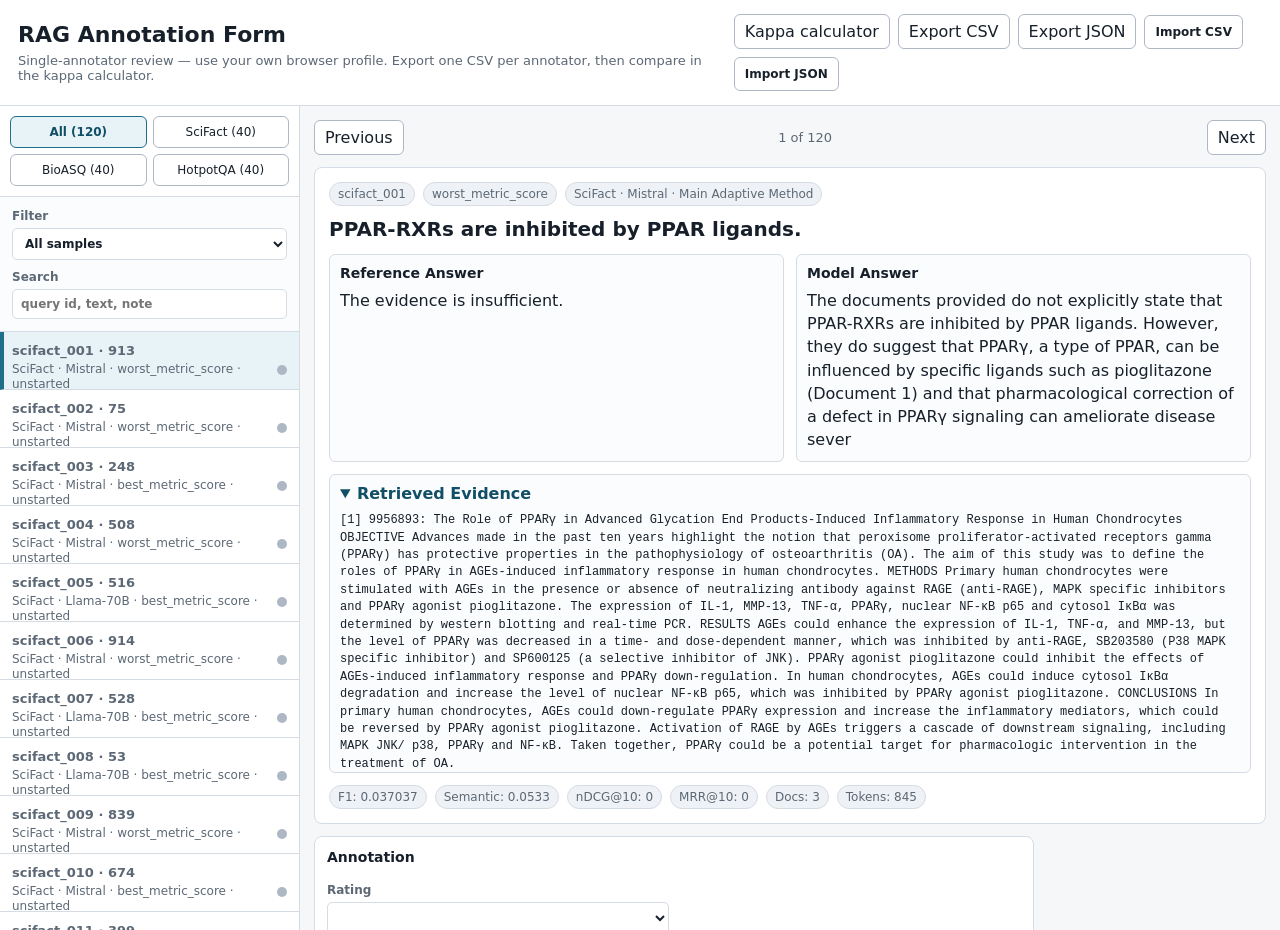
<file: annotation_workform/index.html>
<!doctype html>
<html lang="en">
  <head>
    <meta charset="utf-8" />
    <meta name="viewport" content="width=device-width, initial-scale=1" />
    <title>RAG Annotation Form</title>
    <link rel="stylesheet" href="./styles.css" />
  </head>
  <body>
    <header class="app-header">
      <div>
        <h1>RAG Annotation Form</h1>
        <p>Single-annotator review — use your own browser profile. Export one CSV per annotator, then compare in the kappa calculator.</p>
      </div>
      <div class="header-actions">
        <a class="button-link" href="./kappa.html">Kappa calculator</a>
        <button id="exportCsvBtn" type="button">Export CSV</button>
        <button id="exportJsonBtn" type="button">Export JSON</button>
        <label class="import-button">
          Import CSV
          <input id="importCsvInput" type="file" accept=".csv,text/csv" />
        </label>
        <label class="import-button">
          Import JSON
          <input id="importJsonInput" type="file" accept="application/json" />
        </label>
      </div>
    </header>

    <main class="layout">
      <aside class="sidebar" aria-label="Samples">
        <div id="modelTabs" class="dataset-tabs model-tabs" role="tablist" aria-label="Datasets"></div>
        <div class="toolbar">
          <label>
            Filter
            <select id="filterSelect">
              <option value="all">All samples</option>
              <option value="unstarted">Unstarted</option>
              <option value="complete">Annotated</option>
              <option value="worst">Worst group</option>
              <option value="best">Best group</option>
            </select>
          </label>
          <label>
            Search
            <input id="searchInput" type="search" placeholder="query id, text, note" />
          </label>
        </div>
        <div id="sampleList" class="sample-list"></div>
      </aside>

      <section class="workspace" aria-label="Annotation workspace">
        <nav class="item-nav" aria-label="Current sample navigation">
          <button id="prevBtn" type="button">Previous</button>
          <div id="positionText" class="position-text"></div>
          <button id="nextBtn" type="button">Next</button>
        </nav>

        <section class="sample-panel">
          <div class="sample-meta">
            <span id="sampleId"></span>
            <span id="sampleGroup"></span>
            <span id="sampleMode"></span>
          </div>
          <h2 id="queryText"></h2>
          <div class="evidence-grid">
            <section>
              <h3>Reference Answer</h3>
              <p id="referenceAnswer"></p>
            </section>
            <section>
              <h3>Model Answer</h3>
              <p id="modelAnswer"></p>
            </section>
          </div>
          <details open>
            <summary>Retrieved Evidence</summary>
            <pre id="evidenceText"></pre>
          </details>
          <div class="metric-strip" id="metricStrip"></div>
        </section>

        <section class="annotation-grid single-annotation-grid">
          <form id="annotationForm" class="annotation-form">
            <h3>Annotation</h3>
            <label>
              Rating
              <select name="rating">
                <option value=""></option>
                <option>CORRECT</option>
                <option>PARTIALLY_CORRECT</option>
                <option>INCORRECT</option>
                <option>NOT_ENOUGH_INFO</option>
              </select>
            </label>
            <label class="wide">
              Notes
              <textarea name="notes" rows="5"></textarea>
            </label>
          </form>
        </section>
      </section>
    </main>

    <script src="./data.js"></script>
    <script src="./app.js"></script>
  </body>
</html>
</file>
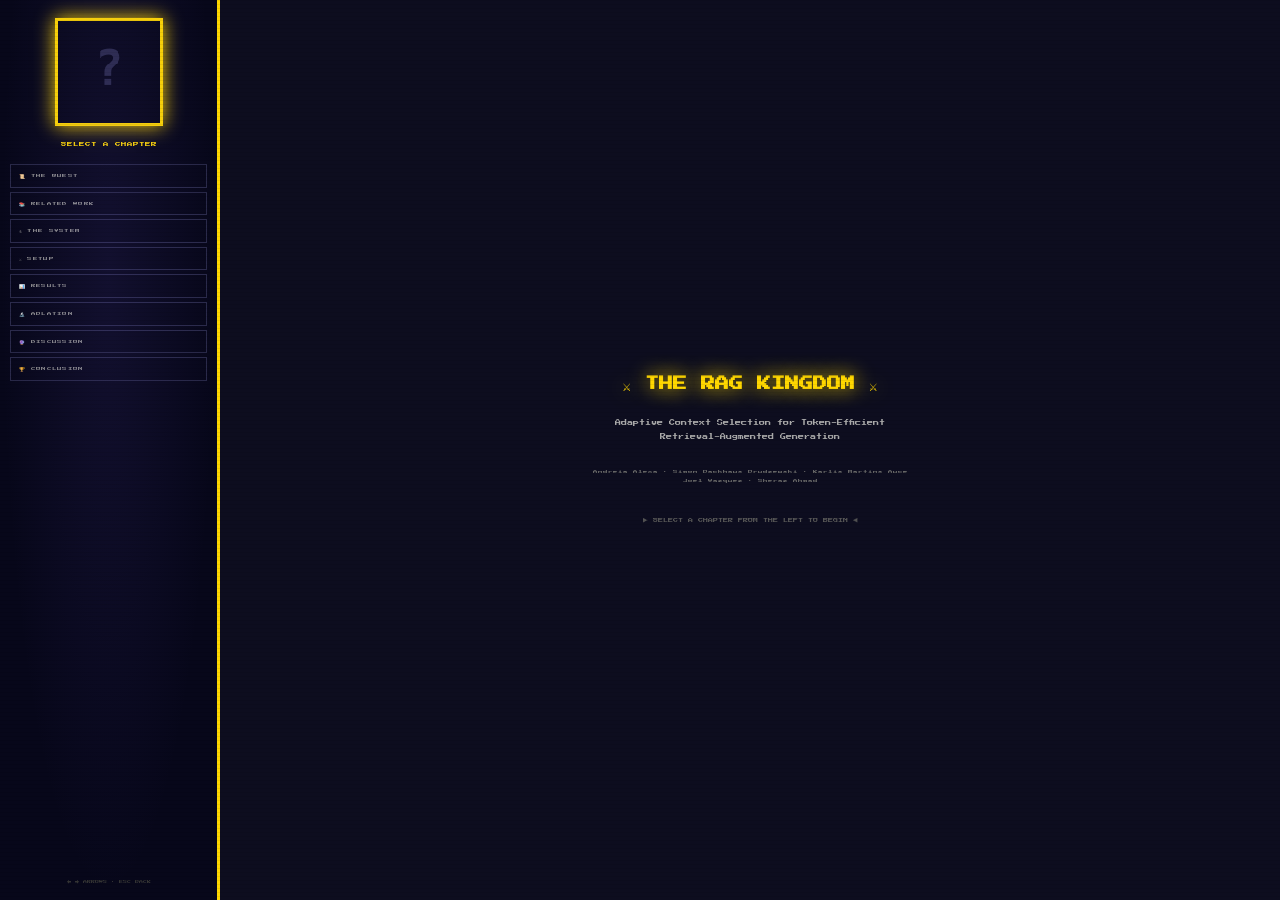
<file: rpg_presentation_prototype.html>
<!DOCTYPE html>
<html lang="en">
<head>
<meta charset="UTF-8">
<meta name="viewport" content="width=device-width, initial-scale=1.0">
<title>The RAG Kingdom — Adaptive Context Selection</title>
<link href="https://fonts.googleapis.com/css2?family=Press+Start+2P&display=swap" rel="stylesheet">
<style>
*, *::before, *::after { box-sizing: border-box; margin: 0; padding: 0; }
:root {
  --gold:  #ffd700;
  --sky:   #0d0d1f;
  --panel: #0a0a1e;
  --text:  #e8e8e8;
  --dim:   #666;
  --col:   #ffd700;
}
html, body {
  width: 100%; height: 100%;
  background: var(--sky);
  font-family: 'Press Start 2P', monospace;
  color: var(--text);
  overflow: hidden;
}

/* scanline overlay */
body::after {
  content: ''; position: fixed; inset: 0; pointer-events: none; z-index: 999;
  background: repeating-linear-gradient(
    0deg, transparent, transparent 3px,
    rgba(0,0,0,0.06) 3px, rgba(0,0,0,0.06) 4px
  );
}

/* ── Root layout: sidebar + main ── */
#app {
  display: flex;
  height: 100vh;
  width: 100vw;
}

/* ── LEFT SIDEBAR ── */
#sidebar {
  width: 220px;
  flex-shrink: 0;
  background: #07071a;
  border-right: 3px solid var(--col);
  display: flex;
  flex-direction: column;
  align-items: center;
  padding: 18px 10px 14px;
  gap: 14px;
  transition: border-color .3s;
  position: relative;
  overflow: hidden;
}
#sidebar::before {
  content: '';
  position: absolute;
  inset: 0;
  background: radial-gradient(ellipse at 50% 30%, rgba(100,80,200,.12) 0%, transparent 70%);
  pointer-events: none;
}

/* portrait */
#portrait-canvas {
  width: 108px; height: 108px;
  border: 3px solid var(--col);
  background: #111133;
  image-rendering: pixelated;
  box-shadow: inset 0 0 18px rgba(0,0,0,.7), 0 0 18px var(--col);
  transition: border-color .3s, box-shadow .3s;
  flex-shrink: 0;
}
#portrait-label {
  font-size: 5.5px;
  color: var(--col);
  text-align: center;
  line-height: 1.8;
  transition: color .3s;
  max-width: 180px;
}

/* nav list */
#nav-list {
  width: 100%;
  display: flex;
  flex-direction: column;
  gap: 4px;
  flex: 1;
  overflow-y: auto;
  scrollbar-width: none;
}
#nav-list::-webkit-scrollbar { display: none; }

.nav-item {
  width: 100%;
  background: transparent;
  border: 1px solid #2a2a4a;
  color: #888;
  font-family: 'Press Start 2P', monospace;
  font-size: 4.5px;
  padding: 7px 8px;
  text-align: left;
  cursor: pointer;
  transition: background .12s, color .12s, border-color .12s;
  line-height: 1.7;
  letter-spacing: .3px;
}
.nav-item:hover { background: rgba(255,255,255,.05); color: #ccc; border-color: #555; }
.nav-item.active { background: rgba(255,215,0,.1); color: var(--col); border-color: var(--col); }

#sidebar-footer {
  font-size: 4px;
  color: #333;
  text-align: center;
  line-height: 2;
}

/* ── MAIN CONTENT AREA ── */
#main {
  flex: 1;
  display: flex;
  flex-direction: column;
  min-width: 0;
  position: relative;
  background: var(--sky);
}

/* background star field */
#stars-bg {
  position: absolute;
  inset: 0;
  pointer-events: none;
  z-index: 0;
  overflow: hidden;
}
.star {
  position: absolute; background: #fff; border-radius: 50%;
  animation: twinkle var(--dur, 3s) ease-in-out infinite var(--del, 0s);
}
@keyframes twinkle {
  0%,100%{opacity:.7;transform:scale(1)}
  50%{opacity:.1;transform:scale(.5)}
}

/* top bar */
#topbar {
  position: relative; z-index: 2;
  height: 42px;
  background: rgba(7,7,26,.95);
  border-bottom: 2px solid var(--col);
  display: flex;
  align-items: center;
  padding: 0 20px;
  gap: 10px;
  flex-shrink: 0;
}
#topbar .title-main {
  font-size: 7.5px;
  color: var(--col);
  text-shadow: 0 0 10px var(--col);
  letter-spacing: 1px;
}
#topbar .title-sub {
  font-size: 4.5px;
  color: #888;
  margin-left: auto;
}

/* content box */
#content-box {
  position: relative; z-index: 2;
  flex: 1;
  display: flex;
  flex-direction: column;
  padding: 28px 40px 24px;
  gap: 18px;
  min-height: 0;
}

#section-title {
  font-size: 11px;
  color: var(--col);
  text-shadow: 0 0 12px var(--col);
  border-bottom: 2px solid var(--col);
  padding-bottom: 10px;
  transition: color .3s, border-color .3s, text-shadow .3s;
  letter-spacing: .5px;
  line-height: 1.6;
}

#slide-text {
  font-size: 9.5px;
  line-height: 2.4;
  color: var(--text);
  flex: 1;
  overflow: hidden;
  position: relative;
}
.cursor {
  display: inline-block;
  width: 10px; height: 2px;
  background: var(--col);
  margin-left: 3px;
  vertical-align: middle;
  animation: blink .7s step-start infinite;
}
@keyframes blink { 0%,100%{opacity:1} 50%{opacity:0} }

/* bottom nav */
#bottom-nav {
  position: relative; z-index: 2;
  display: flex;
  align-items: center;
  gap: 10px;
  padding: 0 40px 20px;
  flex-shrink: 0;
}
.btn {
  background: transparent;
  color: var(--col);
  border: 2px solid var(--col);
  font-family: 'Press Start 2P', monospace;
  font-size: 6px;
  padding: 8px 16px;
  cursor: pointer;
  transition: background .12s, color .12s;
  letter-spacing: .5px;
}
.btn:hover:not(:disabled) { background: var(--col); color: #000; }
.btn:disabled { border-color: #2a2a4a; color: #2a2a4a; cursor: default; }

#slide-counter {
  font-size: 5.5px;
  color: var(--dim);
  flex: 1;
  text-align: center;
}

/* decorative corner brackets on content-box */
#content-box::before,
#content-box::after {
  content: '';
  position: absolute;
  width: 18px; height: 18px;
  border-color: var(--col);
  border-style: solid;
  opacity: .4;
  transition: border-color .3s;
}
#content-box::before { top: 18px; left: 28px; border-width: 2px 0 0 2px; }
#content-box::after  { bottom: 14px; right: 28px; border-width: 0 2px 2px 0; }

/* welcome screen */
#welcome {
  position: absolute; inset: 0; z-index: 5;
  background: var(--sky);
  display: flex;
  flex-direction: column;
  align-items: center;
  justify-content: center;
  gap: 22px;
  text-align: center;
  padding: 40px;
}
#welcome h1 { font-size: 14px; color: var(--gold); text-shadow: 0 0 20px var(--gold); }
#welcome p  { font-size: 6px; color: #aaa; line-height: 2.4; max-width: 480px; }
#welcome .hint { font-size: 5px; color: #555; animation: blink 1.5s step-start infinite; margin-top: 10px; }
#welcome .authors { font-size: 4.5px; color: #666; line-height: 2.2; }
</style>
</head>
<body>
<div id="app">

  <!-- ── LEFT SIDEBAR ── -->
  <div id="sidebar">
    <canvas id="portrait-canvas" width="108" height="108"></canvas>
    <div id="portrait-label">SELECT A CHAPTER</div>
    <div id="nav-list"></div>
    <div id="sidebar-footer">← → ARROWS · ESC BACK</div>
  </div>

  <!-- ── MAIN ── -->
  <div id="main">
    <div id="stars-bg"></div>

    <!-- welcome screen shown on load -->
    <div id="welcome">
      <h1>⚔ THE RAG KINGDOM ⚔</h1>
      <p>Adaptive Context Selection for Token-Efficient<br>Retrieval-Augmented Generation</p>
      <div class="authors">
        Andreia Alexa · Simon Backhaus Brudzewski · Karlis Martins Auce<br>
        Joel Vazquez · Sheraz Ahmad
      </div>
      <div class="hint">▶ SELECT A CHAPTER FROM THE LEFT TO BEGIN ◀</div>
    </div>

    <div id="topbar">
      <span class="title-main">⚔ THE RAG KINGDOM</span>
      <span class="title-sub">Adaptive Context Selection for Token-Efficient RAG</span>
    </div>

    <div id="content-box">
      <div id="section-title">—</div>
      <div id="slide-text"></div>
    </div>

    <div id="bottom-nav">
      <button class="btn" id="btn-prev" onclick="navigate(-1)" disabled>◄ PREV</button>
      <span id="slide-counter">— / —</span>
      <button class="btn" id="btn-next" onclick="navigate(1)" disabled>NEXT ►</button>
    </div>
  </div>
</div>

<script>
// ── Pixel-art characters (24×24 grid, P=3 → 108×108 canvas) ──
const P = 3;
function r(ctx, x, y, w, h, c) {
  ctx.fillStyle = c;
  ctx.fillRect(x*P, y*P, w*P, h*P);
}

const CHARS = {
  bard(ctx) {
    r(ctx, 6,0, 12,1, '#aa1a1a');
    r(ctx, 5,1, 14,3, '#cc2222');
    r(ctx,18,0,  3,1, '#55cc33');
    r(ctx,19,1,  2,2, '#44aa22');
    r(ctx,20,2,  1,1, '#33881a');
    r(ctx, 4,2,  3,2, '#7a3c0a');
    r(ctx,17,2,  3,2, '#7a3c0a');
    r(ctx, 4,4,  2,1, '#7a3c0a');
    r(ctx,18,4,  2,1, '#7a3c0a');
    r(ctx, 5,4, 14,6, '#f4c4a0');
    r(ctx, 8,5,  2,2, '#4a2000');
    r(ctx,14,5,  2,2, '#4a2000');
    r(ctx, 9,5,  1,1, '#fff');
    r(ctx,15,5,  1,1, '#fff');
    r(ctx,11,7,  2,1, '#d4a080');
    r(ctx, 8,8,  2,1, '#cc5533');
    r(ctx,14,8,  2,1, '#cc5533');
    r(ctx,10,9,  4,1, '#cc5533');
    r(ctx, 6,9,  2,1, '#e8b090');
    r(ctx,16,9,  2,1, '#e8b090');
    r(ctx, 2,10, 20,10, '#2d6a2d');
    r(ctx,10,10,  4,2, '#f4c4a0');
    r(ctx, 3,15, 18,2, '#c8a000');
    r(ctx,10,15,  4,2, '#ffd700');
    r(ctx,18,11,  5,6, '#a06030');
    r(ctx,19,12,  3,4, '#c8904a');
    r(ctx,20,10,  2,2, '#5a2000');
    r(ctx, 5,20,  6,4, '#1a4a1a');
    r(ctx,13,20,  6,4, '#1a4a1a');
    r(ctx, 4,22,  7,2, '#3a1a00');
    r(ctx,13,22,  7,2, '#3a1a00');
  },
  scholar(ctx) {
    r(ctx, 7,0, 10,2, '#b0b0b0');
    r(ctx, 5,1, 14,2, '#b0b0b0');
    r(ctx, 4,2,  3,5, '#aaaaaa');
    r(ctx,17,2,  3,5, '#aaaaaa');
    r(ctx, 5,3, 14,7, '#e8b090');
    r(ctx, 7,5,  4,2, '#888');
    r(ctx,13,5,  4,2, '#888');
    r(ctx, 8,5,  2,2, '#c8e8ff');
    r(ctx,14,5,  2,2, '#c8e8ff');
    r(ctx,11,5,  2,1, '#aaa');
    r(ctx, 8,5,  2,1, '#2d2d2d');
    r(ctx,14,5,  2,1, '#2d2d2d');
    r(ctx,11,6,  2,2, '#d4a080');
    r(ctx, 5,9, 14,2, '#c0c0c0');
    r(ctx, 6,10, 12,2, '#d0d0d0');
    r(ctx, 8,11,  8,1, '#d8d8d8');
    r(ctx, 2,10, 20,13, '#1a2a6a');
    r(ctx, 8,10,  8,2, '#c8a000');
    r(ctx,11,10,  2,13, '#c8a000');
    r(ctx,18,12,  5,5, '#8B5A1A');
    r(ctx,18,12,  5,1, '#aa2222');
    r(ctx,18,13,  5,3, '#f0e8d0');
    r(ctx, 3,20, 18,3, '#131f52');
    r(ctx, 5,22,  5,2, '#0a0a2a');
    r(ctx,14,22,  5,2, '#0a0a2a');
  },
  alchemist(ctx) {
    r(ctx, 4,0, 16,3, '#1e0e00');
    r(ctx, 3,1,  3,3, '#2a1500');
    r(ctx,18,1,  3,3, '#2a1500');
    r(ctx, 5,2,  2,2, '#1e0e00');
    r(ctx,17,2,  2,2, '#1e0e00');
    r(ctx, 7,1,  4,2, '#3a7a3a');
    r(ctx,13,1,  4,2, '#3a7a3a');
    r(ctx, 9,1,  2,2, '#4a9a4a');
    r(ctx,14,1,  2,2, '#4a9a4a');
    r(ctx,11,2,  2,1, '#888');
    r(ctx, 5,4, 14,6, '#f0c090');
    r(ctx, 8,5,  2,2, '#2d7a00');
    r(ctx,14,5,  2,2, '#2d7a00');
    r(ctx, 9,5,  1,1, '#fff');
    r(ctx,15,5,  1,1, '#fff');
    r(ctx, 9,9,  5,1, '#cc5533');
    r(ctx,14,8,  2,1, '#cc5533');
    r(ctx,16,6,  1,2, '#c09070');
    r(ctx, 2,10, 20,12, '#8B5A1A');
    r(ctx, 7,11, 10,8, '#e8e0c0');
    r(ctx, 9,13,  2,2, '#4a9a3a');
    r(ctx,14,15,  2,2, '#aa3300');
    r(ctx,11,12,  1,1, '#3a3aaa');
    r(ctx, 3,17, 18,2, '#3a1a00');
    r(ctx,10,17,  4,2, '#c8a000');
    r(ctx,19,12,  4,1, '#888');
    r(ctx,20,13,  3,5, '#3a9a3a');
    r(ctx,19,14,  5,3, '#4aaa4a');
    r(ctx,20,17,  3,1, '#2a6a2a');
    r(ctx, 5,20,  6,4, '#6a3a10');
    r(ctx,13,20,  6,4, '#6a3a10');
    r(ctx, 4,22,  7,2, '#2a1000');
    r(ctx,13,22,  7,2, '#2a1000');
  },
  knight(ctx) {
    r(ctx, 9,0,  6,1, '#4444cc');
    r(ctx,10,1,  4,2, '#5555dd');
    r(ctx,11,2,  2,1, '#6666ee');
    r(ctx, 5,2, 14,2, '#c8c8c8');
    r(ctx, 4,3, 16,5, '#d0d0d0');
    r(ctx, 5,4, 14,4, '#c0c0c0');
    r(ctx, 7,4, 10,2, '#1a1a2a');
    r(ctx, 8,4,  3,1, '#4488ff');
    r(ctx,13,4,  3,1, '#4488ff');
    r(ctx, 7,7, 10,2, '#c8c8c8');
    r(ctx, 9,8,  6,2, '#b8b8b8');
    r(ctx, 2,10, 20,12, '#c0c0c0');
    r(ctx, 2,10, 20,1, '#4444cc');
    r(ctx,11,10,  2,12, '#4444cc');
    r(ctx, 1,10,  4,4, '#d0d0d0');
    r(ctx,19,10,  4,4, '#d0d0d0');
    r(ctx, 0,10,  3,8, '#4444cc');
    r(ctx, 0,12,  3,2, '#ffd700');
    r(ctx, 1,10,  1,8, '#ffd700');
    r(ctx,22,8,  2,14, '#c8c8c8');
    r(ctx,21,10,  4,1, '#ffd700');
    r(ctx, 5,22,  6,2, '#b0b0b0');
    r(ctx,13,22,  6,2, '#b0b0b0');
    r(ctx, 4,23,  8,1, '#c0c0c0');
    r(ctx,12,23,  8,1, '#c0c0c0');
  },
  sorceress(ctx) {
    r(ctx, 2,2,  4,20, '#d0d8f0');
    r(ctx,18,2,  4,20, '#d0d8f0');
    r(ctx, 3,2,  2,20, '#e0e8ff');
    r(ctx,19,2,  2,18, '#e0e8ff');
    r(ctx, 4,0, 16,3, '#d0d8f0');
    r(ctx, 5,1, 14,3, '#e0e8ff');
    r(ctx,10,0,  4,2, '#ffd700');
    r(ctx,11,0,  2,1, '#ff88aa');
    r(ctx, 5,3, 14,7, '#f4c4a0');
    r(ctx, 8,5,  2,2, '#7733cc');
    r(ctx,14,5,  2,2, '#7733cc');
    r(ctx, 9,5,  1,1, '#fff');
    r(ctx,15,5,  1,1, '#fff');
    r(ctx,11,7,  2,1, '#e0a888');
    r(ctx, 9,8,  2,1, '#cc7766');
    r(ctx,13,8,  2,1, '#cc7766');
    r(ctx,11,9,  2,1, '#dd8877');
    r(ctx, 4,10, 16,14, '#5b2d8e');
    r(ctx, 3,12, 18,10, '#6535a0');
    r(ctx, 8,10,  8,2, '#c8a000');
    r(ctx, 9,10,  6,1, '#ffd700');
    r(ctx, 6,14,  2,2, '#ffd700');
    r(ctx,16,13,  2,2, '#ffd700');
    r(ctx, 8,18,  2,2, '#ffd700');
    r(ctx,14,17,  2,2, '#c8a000');
    r(ctx, 1,6,  2,18, '#8b4513');
    r(ctx, 0,5,  4,2, '#ffd700');
    r(ctx, 1,4,  2,1, '#ff88ff');
    r(ctx, 4,22, 16,2, '#7b3dbe');
    r(ctx, 5,23, 14,1, '#c8a000');
  }
};

function drawCharacter(type) {
  const canvas = document.getElementById('portrait-canvas');
  const ctx = canvas.getContext('2d');
  ctx.clearRect(0, 0, 108, 108);
  ctx.fillStyle = '#111133';
  ctx.fillRect(0, 0, 108, 108);
  CHARS[type]?.(ctx);
}

function drawIdle() {
  const canvas = document.getElementById('portrait-canvas');
  const ctx = canvas.getContext('2d');
  ctx.clearRect(0, 0, 108, 108);
  ctx.fillStyle = '#07071a';
  ctx.fillRect(0, 0, 108, 108);
  // question mark silhouette
  ctx.fillStyle = '#2a2a4a';
  ctx.font = 'bold 52px monospace';
  ctx.textAlign = 'center';
  ctx.textBaseline = 'middle';
  ctx.fillText('?', 54, 54);
}

// ── Section data ──────────────────────────────────────────────
const SECTIONS = [
  {
    id: 'overview',
    nav: '📜 THE QUEST',
    name: 'ALDRIC THE HERALD', title: 'THE QUEST — OVERVIEW',
    char: 'bard', color: '#ffd700',
    slides: [
      'Standard RAG pipelines retrieve the same 10 documents for every query and pass them all to the LLM. A query answered by one sentence pays the same token cost as a complex multi-hop task — wasteful and often harmful.',
      'Safe Adaptive Context is a 3-stage pipeline: (1) predict a compact evidence budget per query using retrieval-score features, (2) compress each document to its most relevant sentences, (3) expand to full context only if the first answer is flagged as weak.',
      'We evaluate 7 systems across 3 BEIR datasets — SciFact (claim verification), HotpotQA (multi-hop QA), BioASQ (biomedical factoid) — and 2 models: Mistral 7B (local, Ollama) and Llama-3.3-70B (hosted API).',
      'Main result: 29–74% token reduction across all 6 dataset–model combinations. Answer quality is retained or improved in every case. Fallback triggers on only 0–5% of queries.'
    ]
  },
  {
    id: 'library',
    nav: '📚 RELATED WORK',
    name: 'ORYN THE SCHOLAR', title: 'RELATED WORK — THE ARCHIVES',
    char: 'scholar', color: '#66aaff',
    slides: [
      'FLARE generates iteratively and retrieves only when the model expresses low confidence. Self-RAG uses learned reflection tokens to decide when to retrieve. Both require fine-tuning the generator — our method does not.',
      'LLMLingua and Selective Context compress prompts using a second LM. RECOMP trains a summarisation model. Our n-gram neighbor selection is retrieval-side compression with no extra model calls.',
      'Shi et al. (2023) show that irrelevant context actively degrades LLM output — especially in smaller models. We operationalise this: instead of compressing after retrieval, we limit what is transmitted to the generator in the first place.',
      'Our method uses only retrieval-score features (score gaps, entropy, score mass) to predict query difficulty. No labeled training data. No fine-tuning. Adds microseconds of latency per query.'
    ]
  },
  {
    id: 'forge',
    nav: '⚗️ THE SYSTEM',
    name: 'THALRIC THE ALCHEMIST', title: 'SYSTEM — HOW IT WORKS',
    char: 'alchemist', color: '#ff9944',
    slides: [
      'All methods share the same top-10 TF-IDF candidates. The retriever and the budget controller are fully decoupled — this isolates context selection as the single variable under study.',
      'STAGE 1 — Budget prediction: a nearest-centroid classifier uses 6 retrieval-score features (top-1 score, score gaps, entropy, score concentration, query length) to select k ∈ {3, 5, 8} documents. Each document is trimmed to its highest-relevance sentence plus two neighbors.',
      'STAGE 2 — Quality check (no gold labels): phrase triggers ("insufficient evidence", "unclear"), answer shorter than 4 tokens, or fewer than 15% of non-stopword answer tokens grounded in the evidence.',
      'STAGE 3 — If flagged weak: re-query the LLM with full top-10 uncompressed context. If not flagged: return Stage 1 answer directly. Total cost = Stage 1 only, or Stage 1 + Stage 3 if fallback fires.'
    ]
  },
  {
    id: 'grounds',
    nav: '⚔️ SETUP',
    name: 'CAIUS THE KNIGHT', title: 'EXPERIMENTAL SETUP',
    char: 'knight', color: '#44cc88',
    slides: [
      '3 BEIR benchmark datasets: SciFact (100 claim-verification queries), HotpotQA (100 multi-hop QA queries), BioASQ (100 biomedical factoid queries). 50-query dev split per dataset for calibration — never mixed with eval.',
      'Mistral 7B runs locally via Ollama at temperature 0, max 80 completion tokens. Llama-3.3-70B-Instruct runs via hosted API with identical settings. Both accessed through an OpenAI-compatible interface.',
      'Token counts are taken from provider API response fields only. Any run where the provider fails to return token usage is rejected. This ensures comparisons use actual billing units — not local estimates.',
      '7 methods compared: No Retrieval, Fixed Top-3/5/7/10 (full documents), Heuristic Rules (score-gap thresholds), Safe Adaptive Context (main system). All share the same retrieved candidate set.'
    ]
  },
  {
    id: 'results',
    nav: '📊 RESULTS',
    name: 'CAIUS THE KNIGHT', title: 'MAIN RESULTS',
    char: 'knight', color: '#ff7799',
    slides: [
      'SCIFACT: Safe Adaptive cuts tokens by 73.9% (Mistral) and 72.6% (Llama-70B). Answer F1 stays within 0.013 of Fixed Top-10. Fallback triggers on just 5% of queries. Fixed Top-10 is actually the worst method for Mistral (F1 = 0.204 vs 0.268 for Fixed Top-3).',
      'HOTPOTQA: 29.6–30.6% token reduction. Safe Adaptive F1 with Mistral = 0.540, higher than Fixed Top-10\'s 0.516. Zero fallbacks triggered across both models — the system consistently produces adequate answers on the first pass.',
      'BIOASQ: 48.3–52.3% token reduction. Safe Adaptive achieves the highest F1 of any method (Mistral: 0.339 vs Fixed Top-10: 0.257). As on SciFact, Fixed Top-10 is the worst method for Mistral due to context overload.',
      'Key pattern: Fixed Top-10 hurts Mistral on 2 of 3 datasets but not Llama-70B. Larger models tolerate noisy prompts; 7B-scale models do not. Compact, targeted evidence helps smaller models most.'
    ]
  },
  {
    id: 'ablation',
    nav: '🔬 ABLATION',
    name: 'ORYN THE SCHOLAR', title: 'ABLATION STUDY',
    char: 'scholar', color: '#bb66ff',
    slides: [
      'Adaptive budget predictor alone (no compression, no fallback) on SciFact / Llama-70B: 77.9% token reduction, 100.2% F1 retained vs Fixed Top-10. Already matches or exceeds quality at one-fifth of the token cost.',
      'Adding n-gram neighbor compression: a further 10+ percentage points of reduction with F1 unchanged. Compact evidence keeps the LLM focused on relevant content rather than spreading attention across 10 full documents.',
      'Safety fallback: only 4% of queries trigger it on SciFact. The fallback adds negligible average cost but prevents empty or incoherent answers on the hardest queries — the ones where a compact first pass genuinely fails.',
      'Stacking effect (SciFact, Llama-70B): budget predictor alone = 67–78% reduction; adding compression = +10 pp; full Safe Adaptive = 73%. Each component contributes independently and additively.'
    ]
  },
  {
    id: 'oracle',
    nav: '🔮 DISCUSSION',
    name: 'LYARA THE SORCERESS', title: 'DISCUSSION',
    char: 'sorceress', color: '#44dddd',
    slides: [
      'Token savings track evidence concentration by task. SciFact (1–2 key sentences per claim) saves 73–74%. HotpotQA (requires both supporting documents for multi-hop reasoning) saves only ~30%. BioASQ (short abstracts, high relevance) falls in between at 48–52%.',
      'Smaller models degrade with noisy long prompts. On SciFact, Mistral Fixed Top-10 F1 is 24% lower than Fixed Top-3. On BioASQ, 26% lower than Fixed Top-5. Compact evidence partially fixes this — Safe Adaptive F1 exceeds Fixed Top-10 in 3 of 4 Mistral conditions.',
      'Cross-encoder re-ranking improves nDCG@10 for Safe Adaptive on SciFact (0.560 → 0.624) without changing F1 or token efficiency. On BioASQ, sharper score distributions enable even larger savings (76.7% vs 52.3%). A better retriever amplifies the budget controller.',
      'Key limitation: the budget predictor relies on TF-IDF score distributions as a proxy for query difficulty. When the gold document ranks low in retrieval, the predictor may commit to too small a budget. Fallback thresholds were set by inspection and may not transfer to new domains.'
    ]
  },
  {
    id: 'hall',
    nav: '🏆 CONCLUSION',
    name: 'ALDRIC THE HERALD', title: 'CONCLUSION & FUTURE WORK',
    char: 'bard', color: '#ffd700',
    slides: [
      '29–74% token reduction across all 6 dataset–model combinations. Fallback rate 0–5%. No systematic drop in answer quality — F1 is retained or improved in every combination tested.',
      'Ablation confirms each component is necessary: the budget predictor alone saves 67–78% of tokens; compression adds ~10 pp more; the fallback prevents failures on hard edge cases.',
      'The method requires no fine-tuning, no additional model calls, and no external labeled data beyond the dev split used for centroid calibration. It deploys on top of any retriever and generator without modifying either.',
      'Future quests: (1) evaluate with dense retrieval to improve gold-document coverage at small budgets, (2) calibrate fallback thresholds from human annotation labels, (3) test budget predictor generalisation to out-of-domain settings.'
    ]
  }
];

// ── State ─────────────────────────────────────────────────────
let currentIdx = -1, slide = 0, tyTimer = null;

// ── Build stars ───────────────────────────────────────────────
function buildStars() {
  const bg = document.getElementById('stars-bg');
  for (let i = 0; i < 80; i++) {
    const s = document.createElement('div'); s.className = 'star';
    const sz = Math.random() * 2 + 0.5;
    s.style.cssText = `left:${Math.random()*100}%;top:${Math.random()*100}%;
      width:${sz}px;height:${sz}px;
      --dur:${(Math.random()*4+2).toFixed(1)}s;
      --del:-${(Math.random()*4).toFixed(1)}s;`;
    bg.appendChild(s);
  }
}

// ── Build nav list ────────────────────────────────────────────
function buildNav() {
  const list = document.getElementById('nav-list');
  SECTIONS.forEach((sec, i) => {
    const btn = document.createElement('button');
    btn.className = 'nav-item';
    btn.dataset.idx = i;
    btn.textContent = sec.nav;
    btn.style.setProperty('--col', sec.color);
    btn.addEventListener('click', () => openSection(i));
    list.appendChild(btn);
  });
}

// ── Open section ──────────────────────────────────────────────
function openSection(idx) {
  currentIdx = idx; slide = 0;
  document.getElementById('welcome').style.display = 'none';
  document.querySelectorAll('.nav-item').forEach((b, i) => {
    b.classList.toggle('active', i === idx);
    b.style.setProperty('--col', SECTIONS[i].color);
  });
  applyColor(SECTIONS[idx].color);
  render();
}

function applyColor(col) {
  document.documentElement.style.setProperty('--col', col);
  document.getElementById('sidebar').style.borderColor = col;
  document.getElementById('portrait-canvas').style.borderColor = col;
  document.getElementById('portrait-canvas').style.boxShadow =
    `inset 0 0 18px rgba(0,0,0,.7), 0 0 20px ${col}`;
  document.getElementById('portrait-label').style.color = col;
  document.getElementById('section-title').style.color = col;
  document.getElementById('section-title').style.borderColor = col;
  document.getElementById('section-title').style.textShadow = `0 0 12px ${col}`;
  document.querySelectorAll('.btn').forEach(b => {
    b.style.color = col; b.style.borderColor = col;
  });
  document.getElementById('topbar').style.borderColor = col;
}

function navigate(dir) {
  if (currentIdx < 0) return;
  const max = SECTIONS[currentIdx].slides.length - 1;
  slide = Math.max(0, Math.min(max, slide + dir));
  render();
}

function render() {
  const sec = SECTIONS[currentIdx];
  drawCharacter(sec.char);
  document.getElementById('portrait-label').textContent = sec.name;
  document.getElementById('section-title').textContent = sec.title;
  document.getElementById('btn-prev').disabled = slide === 0;
  document.getElementById('btn-next').disabled = slide === sec.slides.length - 1;
  document.getElementById('slide-counter').textContent = `${slide + 1} / ${sec.slides.length}`;
  typewrite(sec.slides[slide]);
}

function typewrite(text) {
  clearTimeout(tyTimer);
  const el = document.getElementById('slide-text');
  el.textContent = '';
  const cursor = document.createElement('span'); cursor.className = 'cursor';
  el.appendChild(cursor);
  let i = 0;
  function tick() {
    if (i < text.length) { cursor.before(text[i++]); tyTimer = setTimeout(tick, 14); }
  }
  tick();
}

// ── Init ──────────────────────────────────────────────────────
buildStars();
buildNav();
drawIdle();

document.addEventListener('keydown', e => {
  if (e.key === 'ArrowRight' || e.key === 'ArrowDown') navigate(1);
  if (e.key === 'ArrowLeft'  || e.key === 'ArrowUp')   navigate(-1);
  if (e.key === 'Escape' && currentIdx >= 0) {
    currentIdx = -1;
    document.getElementById('welcome').style.display = 'flex';
    document.querySelectorAll('.nav-item').forEach(b => b.classList.remove('active'));
    document.getElementById('portrait-label').textContent = 'SELECT A CHAPTER';
    document.getElementById('section-title').textContent = '—';
    document.getElementById('slide-text').textContent = '';
    document.getElementById('slide-counter').textContent = '— / —';
    document.getElementById('btn-prev').disabled = true;
    document.getElementById('btn-next').disabled = true;
    drawIdle();
    applyColor('#ffd700');
  }
});
</script>
</body>
</html>
</file>
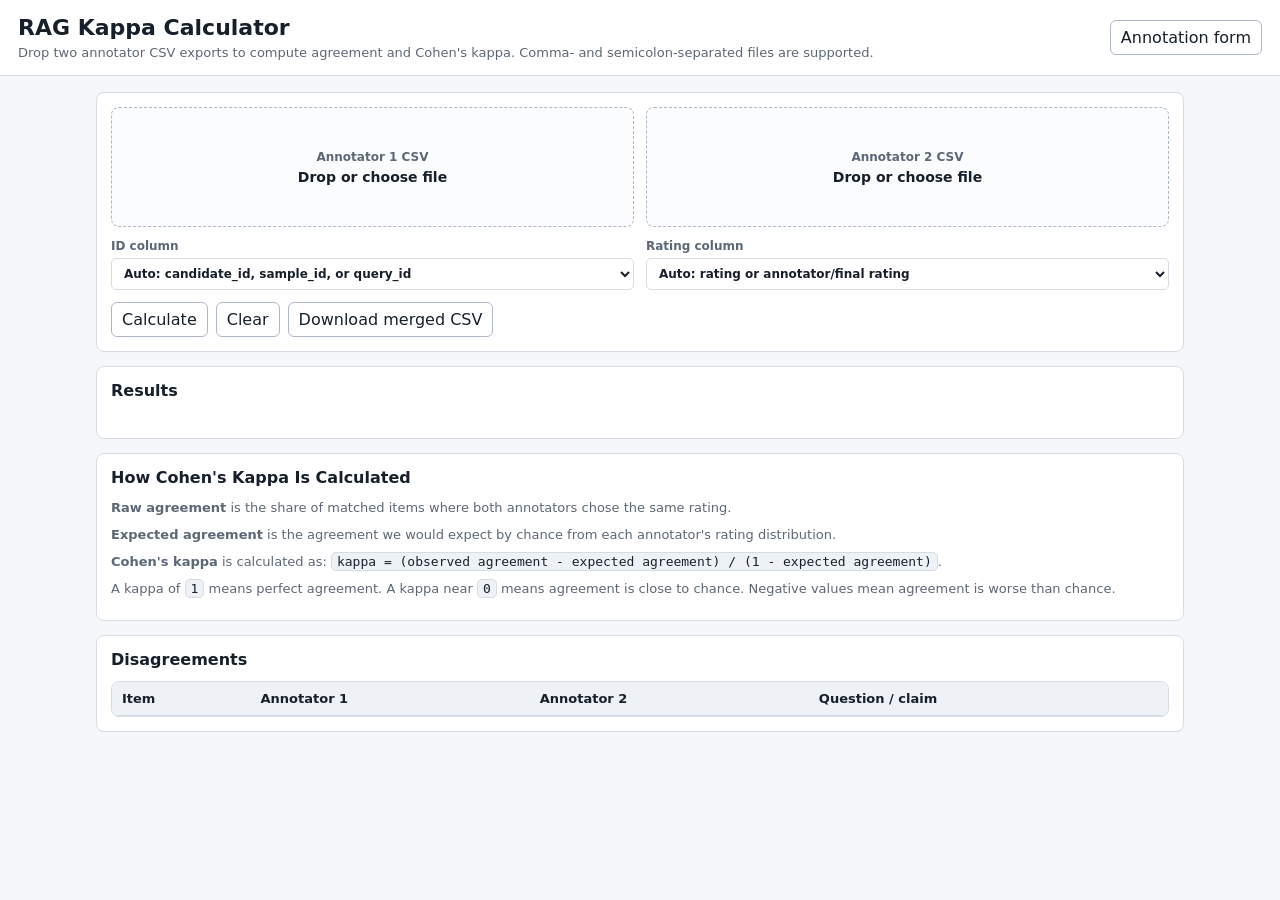
<file: annotation_workform/kappa.html>
<!doctype html>
<html lang="en">
  <head>
    <meta charset="utf-8">
    <meta name="viewport" content="width=device-width, initial-scale=1">
    <title>RAG Kappa Calculator</title>
    <link rel="stylesheet" href="./styles.css">
  </head>
  <body>
    <header class="app-header">
      <div>
        <h1>RAG Kappa Calculator</h1>
        <p>Drop two annotator CSV exports to compute agreement and Cohen's kappa. Comma- and semicolon-separated files are supported.</p>
      </div>
      <div class="header-actions">
        <a class="button-link" href="./index.html">Annotation form</a>
      </div>
    </header>

    <main class="calculator-layout">
      <section class="calculator-panel">
        <div class="upload-grid">
          <label class="drop-zone" id="dropA">
            <span>Annotator 1 CSV</span>
            <strong id="fileAName">Drop or choose file</strong>
            <input id="fileA" type="file" accept=".csv,text/csv">
          </label>
          <label class="drop-zone" id="dropB">
            <span>Annotator 2 CSV</span>
            <strong id="fileBName">Drop or choose file</strong>
            <input id="fileB" type="file" accept=".csv,text/csv">
          </label>
        </div>

        <div class="settings-grid">
          <label>
            ID column
            <select id="idColumn">
              <option value="auto">Auto: candidate_id, sample_id, or query_id</option>
              <option value="candidate_id">candidate_id</option>
              <option value="sample_id">sample_id</option>
              <option value="query_id">query_id</option>
            </select>
          </label>
          <label>
            Rating column
            <select id="ratingColumn">
              <option value="auto">Auto: rating or annotator/final rating</option>
              <option value="rating">rating</option>
              <option value="annotator_1_rating">annotator_1_rating</option>
              <option value="annotator_2_rating">annotator_2_rating</option>
              <option value="final_rating">final_rating</option>
              <option value="annotator_1_label">annotator_1_label</option>
              <option value="annotator_2_label">annotator_2_label</option>
              <option value="final_label">final_label</option>
            </select>
          </label>
        </div>

        <div class="actions-row">
          <button id="calculateBtn" type="button">Calculate</button>
          <button id="clearBtn" type="button">Clear</button>
          <button id="downloadBtn" type="button" disabled>Download merged CSV</button>
        </div>
      </section>

      <section class="calculator-panel">
        <h2>Results</h2>
        <div id="summaryPanel" class="summary-grid"></div>
        <div id="messagePanel" class="message-panel"></div>
      </section>

      <section class="calculator-panel">
        <h2>How Cohen's Kappa Is Calculated</h2>
        <div class="formula-note">
          <p><strong>Raw agreement</strong> is the share of matched items where both annotators chose the same rating.</p>
          <p><strong>Expected agreement</strong> is the agreement we would expect by chance from each annotator's rating distribution.</p>
          <p><strong>Cohen's kappa</strong> is calculated as: <code>kappa = (observed agreement - expected agreement) / (1 - expected agreement)</code>.</p>
          <p>A kappa of <code>1</code> means perfect agreement. A kappa near <code>0</code> means agreement is close to chance. Negative values mean agreement is worse than chance.</p>
        </div>
      </section>

      <section class="calculator-panel">
        <h2>Disagreements</h2>
        <div class="table-wrap">
          <table id="disagreementTable">
            <thead>
              <tr>
                <th>Item</th>
                <th>Annotator 1</th>
                <th>Annotator 2</th>
                <th>Question / claim</th>
              </tr>
            </thead>
            <tbody></tbody>
          </table>
        </div>
      </section>
    </main>

    <script src="./kappa.js"></script>
  </body>
</html>
</file>
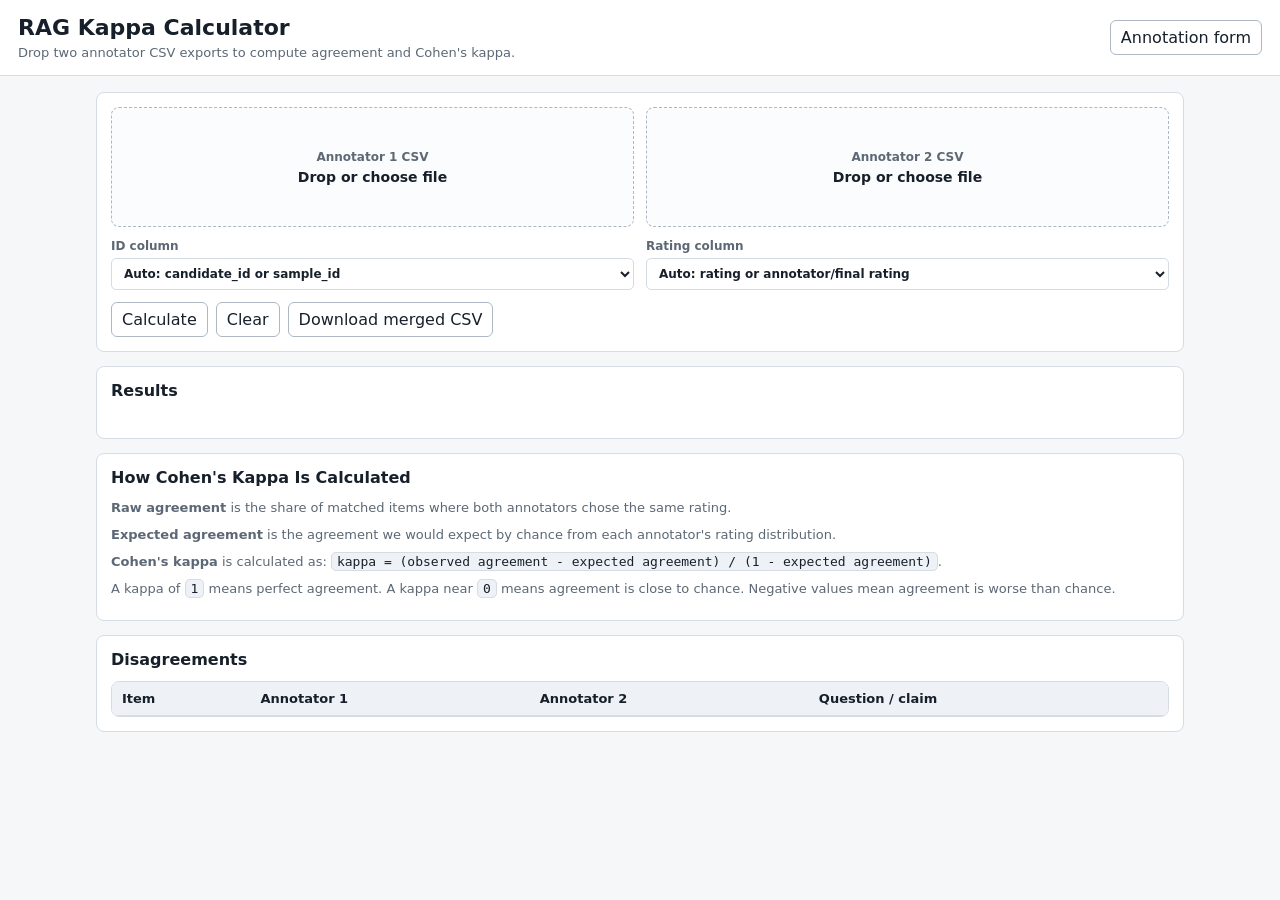
<file: annotation_workform_tacer_safe_vs_adaptive/kappa.html>
<!doctype html>
<html lang="en">
  <head>
    <meta charset="utf-8">
    <meta name="viewport" content="width=device-width, initial-scale=1">
    <title>RAG Kappa Calculator</title>
    <link rel="stylesheet" href="./styles.css">
  </head>
  <body>
    <header class="app-header">
      <div>
        <h1>RAG Kappa Calculator</h1>
        <p>Drop two annotator CSV exports to compute agreement and Cohen's kappa.</p>
      </div>
      <div class="header-actions">
        <a class="button-link" href="./index.html">Annotation form</a>
      </div>
    </header>

    <main class="calculator-layout">
      <section class="calculator-panel">
        <div class="upload-grid">
          <label class="drop-zone" id="dropA">
            <span>Annotator 1 CSV</span>
            <strong id="fileAName">Drop or choose file</strong>
            <input id="fileA" type="file" accept=".csv,text/csv">
          </label>
          <label class="drop-zone" id="dropB">
            <span>Annotator 2 CSV</span>
            <strong id="fileBName">Drop or choose file</strong>
            <input id="fileB" type="file" accept=".csv,text/csv">
          </label>
        </div>

        <div class="settings-grid">
          <label>
            ID column
            <select id="idColumn">
              <option value="auto">Auto: candidate_id or sample_id</option>
              <option value="candidate_id">candidate_id</option>
              <option value="sample_id">sample_id</option>
              <option value="query_id">query_id</option>
            </select>
          </label>
          <label>
            Rating column
            <select id="ratingColumn">
              <option value="auto">Auto: rating or annotator/final rating</option>
              <option value="rating">rating</option>
              <option value="annotator_1_rating">annotator_1_rating</option>
              <option value="annotator_2_rating">annotator_2_rating</option>
              <option value="final_rating">final_rating</option>
              <option value="annotator_1_label">annotator_1_label</option>
              <option value="annotator_2_label">annotator_2_label</option>
              <option value="final_label">final_label</option>
            </select>
          </label>
        </div>

        <div class="actions-row">
          <button id="calculateBtn" type="button">Calculate</button>
          <button id="clearBtn" type="button">Clear</button>
          <button id="downloadBtn" type="button" disabled>Download merged CSV</button>
        </div>
      </section>

      <section class="calculator-panel">
        <h2>Results</h2>
        <div id="summaryPanel" class="summary-grid"></div>
        <div id="messagePanel" class="message-panel"></div>
      </section>

      <section class="calculator-panel">
        <h2>How Cohen's Kappa Is Calculated</h2>
        <div class="formula-note">
          <p><strong>Raw agreement</strong> is the share of matched items where both annotators chose the same rating.</p>
          <p><strong>Expected agreement</strong> is the agreement we would expect by chance from each annotator's rating distribution.</p>
          <p><strong>Cohen's kappa</strong> is calculated as: <code>kappa = (observed agreement - expected agreement) / (1 - expected agreement)</code>.</p>
          <p>A kappa of <code>1</code> means perfect agreement. A kappa near <code>0</code> means agreement is close to chance. Negative values mean agreement is worse than chance.</p>
        </div>
      </section>

      <section class="calculator-panel">
        <h2>Disagreements</h2>
        <div class="table-wrap">
          <table id="disagreementTable">
            <thead>
              <tr>
                <th>Item</th>
                <th>Annotator 1</th>
                <th>Annotator 2</th>
                <th>Question / claim</th>
              </tr>
            </thead>
            <tbody></tbody>
          </table>
        </div>
      </section>
    </main>

    <script src="./kappa.js"></script>
  </body>
</html>
</file>
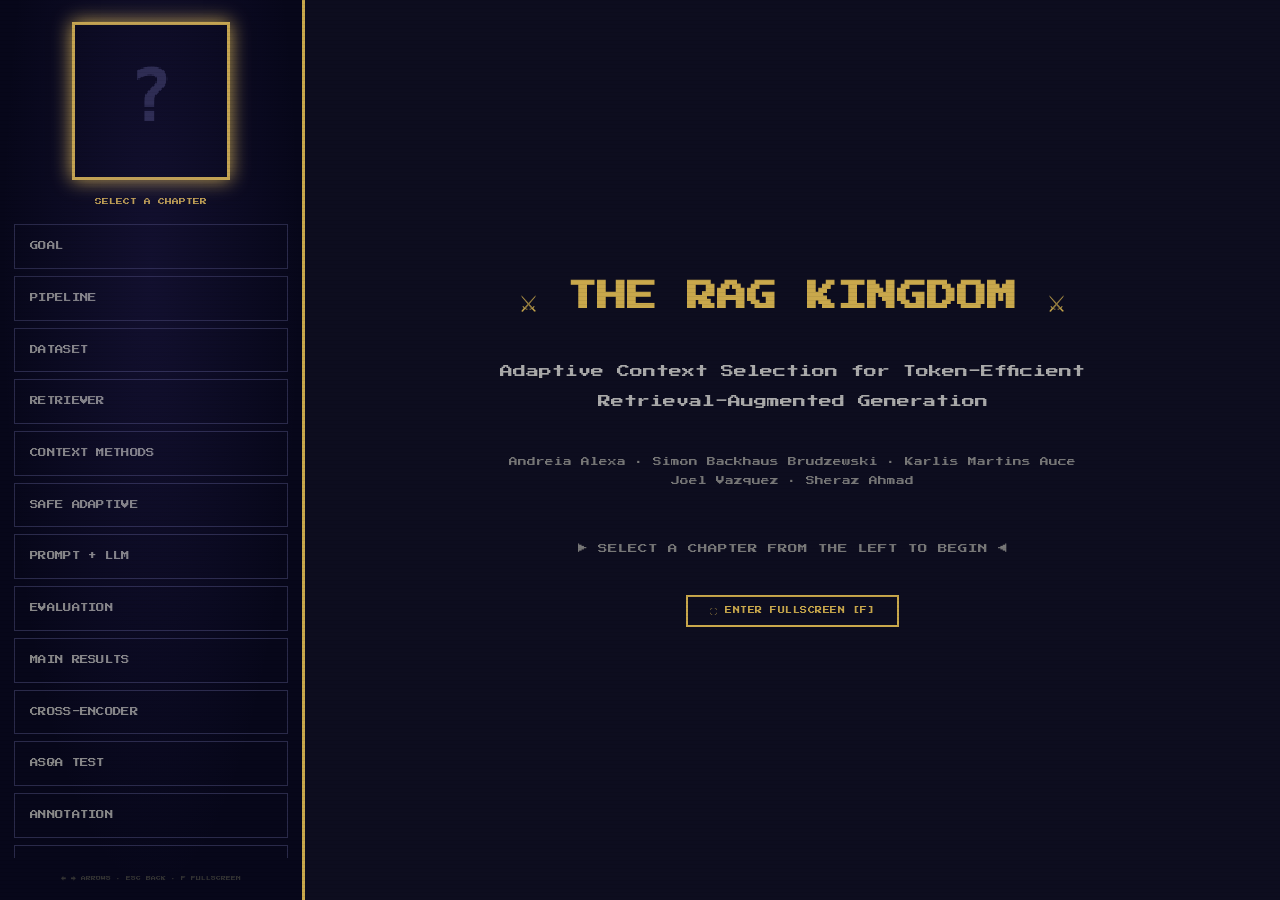
<file: docs/demo/old_original_rag_kingdom.html>
<!DOCTYPE html>
<html lang="en">
<head>
<meta charset="UTF-8">
<meta name="viewport" content="width=device-width, initial-scale=1.0">
<title>The RAG Kingdom — Adaptive Context Selection</title>
<link href="https://fonts.googleapis.com/css2?family=Press+Start+2P&display=swap" rel="stylesheet">
<style>
*, *::before, *::after { box-sizing: border-box; margin: 0; padding: 0; }
:root {
  --gold:  #c9a84c;
  --sky:   #0d0d1f;
  --panel: #0a0a1e;
  --text:  #d8d8d8;
  --dim:   #666;
  --col:   #c9a84c;
}
html, body {
  width: 100%; height: 100%;
  background: var(--sky);
  font-family: 'Press Start 2P', monospace;
  color: var(--text);
  overflow: hidden;
}

/* scanline overlay */
body::after {
  content: ''; position: fixed; inset: 0; pointer-events: none; z-index: 999;
  background: repeating-linear-gradient(
    0deg, transparent, transparent 3px,
    rgba(0,0,0,0.06) 3px, rgba(0,0,0,0.06) 4px
  );
}

/* ── Root layout: sidebar + main ── */
#app {
  display: flex;
  height: 100vh;
  width: 100vw;
}

/* ── LEFT SIDEBAR ── */
#sidebar {
  width: 305px;
  flex-shrink: 0;
  background: #07071a;
  border-right: 3px solid var(--col);
  display: flex;
  flex-direction: column;
  align-items: center;
  padding: 22px 14px 16px;
  gap: 16px;
  transition: border-color .3s;
  position: relative;
  overflow: hidden;
}
#sidebar::before {
  content: '';
  position: absolute;
  inset: 0;
  background: radial-gradient(ellipse at 50% 30%, rgba(100,80,200,.12) 0%, transparent 70%);
  pointer-events: none;
}

/* portrait */
#portrait-canvas {
  width: 158px; height: 158px;
  border: 3px solid var(--col);
  background: #111133;
  image-rendering: pixelated;
  box-shadow: inset 0 0 18px rgba(0,0,0,.7), 0 0 18px var(--col);
  transition: border-color .3s, box-shadow .3s;
  flex-shrink: 0;
}
#portrait-label {
  font-size: 6.8px;
  color: var(--col);
  text-align: center;
  line-height: 1.8;
  transition: color .3s;
  max-width: 230px;
}

/* nav list */
#nav-list {
  width: 100%;
  display: flex;
  flex-direction: column;
  gap: 7px;
  flex: 1;
  overflow-y: auto;
  scrollbar-width: none;
}
#nav-list::-webkit-scrollbar { display: none; }

.nav-item {
  width: 100%;
  background: transparent;
  border: 1px solid #2a2a4a;
  color: #888;
  font-family: 'Press Start 2P', monospace;
  font-size: 8.4px;
  padding: 14px 15px;
  text-align: left;
  cursor: pointer;
  transition: background .12s, color .12s, border-color .12s;
  line-height: 1.75;
  letter-spacing: .3px;
}
.nav-item:hover { background: rgba(255,255,255,.05); color: #ccc; border-color: #555; }
.nav-item.active { background: rgba(255,215,0,.1); color: var(--col); border-color: var(--col); }

#sidebar-footer {
  font-size: 4.8px;
  color: #333;
  text-align: center;
  line-height: 2;
}

/* ── MAIN CONTENT AREA ── */
#main {
  flex: 1;
  display: flex;
  flex-direction: column;
  min-width: 0;
  position: relative;
  background: var(--sky);
}

/* background star field */
#stars-bg {
  position: absolute;
  inset: 0;
  pointer-events: none;
  z-index: 0;
  overflow: hidden;
}
.star {
  position: absolute; background: #fff; border-radius: 50%;
  animation: twinkle var(--dur, 3s) ease-in-out infinite var(--del, 0s);
}
@keyframes twinkle {
  0%,100%{opacity:.7;transform:scale(1)}
  50%{opacity:.1;transform:scale(.5)}
}

/* top bar */
#topbar {
  position: relative; z-index: 2;
  height: 54px;
  background: rgba(7,7,26,.95);
  border-bottom: 2px solid var(--col);
  display: flex;
  align-items: center;
  padding: 0 34px;
  gap: 10px;
  flex-shrink: 0;
}
#topbar .title-main {
  font-size: 8.5px;
  color: var(--col);
  text-shadow: none;
  letter-spacing: 1px;
}
#topbar .title-sub {
  font-size: 5px;
  color: #888;
  margin-left: auto;
}

/* content box */
#content-box {
  position: relative; z-index: 2;
  flex: 1;
  width: min(1380px, calc(100% - 96px));
  margin: 0 auto;
  display: flex;
  flex-direction: column;
  justify-content: center;
  padding: 38px 0 34px;
  gap: 24px;
  min-height: 0;
}

#section-title {
  font-size: 15px;
  color: var(--col);
  text-shadow: none;
  border-bottom: 1px solid rgba(201,168,76,.4);
  padding-bottom: 14px;
  transition: color .3s, border-color .3s;
  letter-spacing: .5px;
  line-height: 1.6;
}

#slide-text {
  font-size: 12.5px;
  line-height: 2.35;
  color: var(--text);
  flex: 1;
  overflow: auto;
  position: relative;
  display: block;
  padding-top: 6px;
  scrollbar-width: thin;
  scrollbar-color: var(--col) #111133;
}
#slide-text .slide-inner {
  width: 100%;
}
.slide-para {
  margin-bottom: 22px;
  line-height: 2.35;
}
.slide-block {
  margin-bottom: 28px;
}
.slide-para:last-child, .slide-block:last-child { margin-bottom: 0; }
#slide-text::-webkit-scrollbar { width: 8px; height: 8px; }
#slide-text::-webkit-scrollbar-thumb { background: var(--col); }
#slide-text::-webkit-scrollbar-track { background: #111133; }
#slide-text .kicker {
  display: block;
  color: var(--col);
  font-size: 7.8px;
  line-height: 2;
  margin-bottom: 12px;
}
#slide-text .big-line {
  display: block;
  color: var(--col);
  font-size: 24px;
  line-height: 1.8;
  text-shadow: none;
  margin-bottom: 20px;
}
#slide-text .small {
  color: #aaa;
  font-size: 9px;
  line-height: 2.2;
}
#slide-text ul {
  list-style: none;
  padding: 0;
  margin: 0;
}
#slide-text li {
  margin-bottom: 10px;
}
#slide-text li::before {
  content: ">";
  color: var(--col);
  margin-right: 8px;
}
.pipeline-map {
  height: 500px;
  margin-top: 14px;
  position: relative;
}
.pipeline-step {
  border: 2px solid rgba(102,170,255,.45);
  background:
    linear-gradient(180deg, rgba(102,170,255,.13), rgba(255,255,255,.025)),
    rgba(10,10,30,.72);
  padding: 16px 18px;
  min-height: 104px;
  position: absolute;
  width: 30%;
  box-shadow: inset 0 0 18px rgba(0,0,0,.55), 0 0 16px rgba(102,170,255,.12);
  overflow: hidden;
}
.pipeline-step::before {
  content: "";
  position: absolute;
  inset: 8px auto auto 8px;
  width: 13px;
  height: 13px;
  border-style: solid;
  border-color: var(--col);
  border-width: 2px 0 0 2px;
  opacity: .6;
}
.pipeline-step::after {
  content: "";
  position: absolute;
  right: 9px;
  bottom: 9px;
  width: 10px;
  height: 10px;
  border-style: solid;
  border-color: var(--col);
  border-width: 0 2px 2px 0;
  opacity: .45;
}
.pipeline-step.p1 { left: 0; top: 0; }
.pipeline-step.p2 { left: 35%; top: 0; }
.pipeline-step.p3 { right: 0; top: 0; }
.pipeline-step.p4 { right: 0; top: 192px; }
.pipeline-step.p5 { left: 35%; top: 192px; }
.pipeline-step.p6 { left: 0; top: 192px; }
.pipeline-step.p7 { left: 0; top: 384px; }
.pipeline-step.p8 { left: 35%; top: 384px; }
.pipeline-step.p9 { right: 0; top: 384px; }
.pipeline-step.result {
  border-color: rgba(125,255,178,.5);
  background:
    linear-gradient(180deg, rgba(125,255,178,.10), rgba(255,255,255,.025)),
    rgba(10,10,30,.72);
}
.pipeline-step .num {
  display: block;
  color: var(--col);
  font-size: 7.6px;
  line-height: 1.8;
  margin-bottom: 6px;
  padding-left: 24px;
}
.pipeline-step .label {
  display: block;
  color: #f2f2f2;
  font-size: 12.2px;
  line-height: 1.75;
  margin-bottom: 8px;
}
.pipeline-step .desc {
  display: block;
  color: #aaa;
  font-size: 6.8px;
  line-height: 1.9;
}
.map-route {
  position: absolute;
  z-index: -1;
  border-color: rgba(102,170,255,.75);
  filter: drop-shadow(0 0 8px rgba(102,170,255,.35));
}
.map-route.h {
  height: 0;
  border-top: 3px dashed rgba(102,170,255,.75);
}
.map-route.v {
  width: 0;
  border-left: 3px dashed rgba(102,170,255,.75);
}
.map-route.green { border-color: rgba(125,255,178,.72); }
.r12 { left: 30%; top: 52px; width: 5%; }
.r23 { left: 65%; top: 52px; width: 5%; }
.r34 { right: 15%; top: 104px; height: 88px; }
.r45 { left: 65%; top: 244px; width: 5%; }
.r56 { left: 30%; top: 244px; width: 5%; }
.r67 { left: 15%; top: 296px; height: 88px; }
.r78 { left: 30%; top: 436px; width: 5%; }
.r89 { left: 65%; top: 436px; width: 5%; }
.result-table {
  width: 100%;
  border-collapse: collapse;
  font-size: 11.4px;
  line-height: 2.12;
  margin-top: 18px;
}
.result-table th,
.result-table td {
  border: 1px solid #343454;
  padding: 16px 17px;
  text-align: left;
  vertical-align: top;
}
.result-table th {
  color: var(--col);
  background: rgba(255,255,255,.04);
  font-weight: normal;
}
.result-table td.num { text-align: right; white-space: nowrap; }
.result-table .good { color: #5db88a; }
.result-table .warn { color: #c98844; }
.slide-note {
  margin-top: 12px;
  color: #aaa;
  font-size: 9.5px;
  line-height: 2.1;
}
.prompt-example {
  display: block;
  margin-top: 16px;
  color: #d8d8d8;
  font-size: 13.2px;
  line-height: 2.25;
  white-space: pre-wrap;
}
.cursor {
  display: inline-block;
  width: 10px; height: 2px;
  background: var(--col);
  margin-left: 3px;
  vertical-align: middle;
  animation: blink .7s step-start infinite;
  flex: 0 0 auto;
}
@keyframes blink { 0%,100%{opacity:1} 50%{opacity:0} }

/* bottom nav */
#bottom-nav {
  position: relative; z-index: 2;
  display: flex;
  align-items: center;
  gap: 10px;
  padding: 0 40px 20px;
  flex-shrink: 0;
}
.btn {
  background: transparent;
  color: var(--col);
  border: 2px solid var(--col);
  font-family: 'Press Start 2P', monospace;
  font-size: 6px;
  padding: 8px 16px;
  cursor: pointer;
  transition: background .12s, color .12s;
  letter-spacing: .5px;
}
.btn:hover:not(:disabled) { background: var(--col); color: #000; }
.btn:disabled { border-color: #2a2a4a; color: #2a2a4a; cursor: default; }

#slide-counter {
  font-size: 5.5px;
  color: var(--dim);
  flex: 1;
  text-align: center;
}

/* decorative corner brackets on content-box */
#content-box::before,
#content-box::after {
  content: '';
  position: absolute;
  width: 18px; height: 18px;
  border-color: var(--col);
  border-style: solid;
  opacity: .4;
  transition: border-color .3s;
}
#content-box::before { top: 18px; left: 28px; border-width: 2px 0 0 2px; }
#content-box::after  { bottom: 14px; right: 28px; border-width: 0 2px 2px 0; }

/* welcome screen */
#welcome {
  position: absolute; inset: 0; z-index: 5;
  background: var(--sky);
  display: flex;
  flex-direction: column;
  align-items: center;
  justify-content: center;
  gap: 34px;
  text-align: center;
  padding: 40px;
}
#welcome h1 { font-size: 30px; color: var(--gold); text-shadow: none; line-height: 1.65; }
#welcome p  { font-size: 13px; color: #aaa; line-height: 2.35; max-width: 900px; }
#welcome .hint { font-size: 9.5px; color: #777; animation: blink 1.5s step-start infinite; margin-top: 18px; }
#welcome .authors { font-size: 8.7px; color: #777; line-height: 2.25; }
</style>
</head>
<body>
<div id="app">

  <!-- ── LEFT SIDEBAR ── -->
  <div id="sidebar">
    <canvas id="portrait-canvas" width="108" height="108"></canvas>
    <div id="portrait-label">SELECT A CHAPTER</div>
    <div id="nav-list"></div>
    <div id="sidebar-footer">← → ARROWS · ESC BACK · F FULLSCREEN</div>
  </div>

  <!-- ── MAIN ── -->
  <div id="main">
    <div id="stars-bg"></div>

    <!-- welcome screen shown on load -->
    <div id="welcome">
      <h1>⚔ THE RAG KINGDOM ⚔</h1>
      <p>Adaptive Context Selection for Token-Efficient<br>Retrieval-Augmented Generation</p>
      <div class="authors">
        Andreia Alexa · Simon Backhaus Brudzewski · Karlis Martins Auce<br>
        Joel Vazquez · Sheraz Ahmad
      </div>
      <div class="hint">▶ SELECT A CHAPTER FROM THE LEFT TO BEGIN ◀</div>
      <button class="btn" id="btn-fullscreen" onclick="toggleFullscreen()" style="margin-top:8px;font-size:7px;padding:10px 22px;">⛶ ENTER FULLSCREEN [F]</button>
    </div>

    <div id="topbar">
      <span class="title-main">⚔ THE RAG KINGDOM</span>
      <span class="title-sub">Adaptive Context Selection for Token-Efficient RAG</span>
    </div>

    <div id="content-box">
      <div id="section-title">—</div>
      <div id="slide-text"></div>
    </div>

    <div id="bottom-nav">
      <button class="btn" id="btn-prev" onclick="navigate(-1)" disabled>◄ PREV</button>
      <span id="slide-counter">— / —</span>
      <button class="btn" id="btn-next" onclick="navigate(1)" disabled>NEXT ►</button>
    </div>
  </div>
</div>

<script>
// ── Pixel-art characters (24×24 grid, P=3 → 108×108 canvas) ──
const P = 3;
function r(ctx, x, y, w, h, c) {
  ctx.fillStyle = c;
  ctx.fillRect(x*P, y*P, w*P, h*P);
}

const CHARS = {
  bard(ctx) {
    r(ctx, 6,0, 12,1, '#aa1a1a');
    r(ctx, 5,1, 14,3, '#cc2222');
    r(ctx,18,0,  3,1, '#55cc33');
    r(ctx,19,1,  2,2, '#44aa22');
    r(ctx,20,2,  1,1, '#33881a');
    r(ctx, 4,2,  3,2, '#7a3c0a');
    r(ctx,17,2,  3,2, '#7a3c0a');
    r(ctx, 4,4,  2,1, '#7a3c0a');
    r(ctx,18,4,  2,1, '#7a3c0a');
    r(ctx, 5,4, 14,6, '#f4c4a0');
    r(ctx, 8,5,  2,2, '#4a2000');
    r(ctx,14,5,  2,2, '#4a2000');
    r(ctx, 9,5,  1,1, '#fff');
    r(ctx,15,5,  1,1, '#fff');
    r(ctx,11,7,  2,1, '#d4a080');
    r(ctx, 8,8,  2,1, '#cc5533');
    r(ctx,14,8,  2,1, '#cc5533');
    r(ctx,10,9,  4,1, '#cc5533');
    r(ctx, 6,9,  2,1, '#e8b090');
    r(ctx,16,9,  2,1, '#e8b090');
    r(ctx, 2,10, 20,10, '#2d6a2d');
    r(ctx,10,10,  4,2, '#f4c4a0');
    r(ctx, 3,15, 18,2, '#c8a000');
    r(ctx,10,15,  4,2, '#ffd700');
    r(ctx,18,11,  5,6, '#a06030');
    r(ctx,19,12,  3,4, '#c8904a');
    r(ctx,20,10,  2,2, '#5a2000');
    r(ctx, 5,20,  6,4, '#1a4a1a');
    r(ctx,13,20,  6,4, '#1a4a1a');
    r(ctx, 4,22,  7,2, '#3a1a00');
    r(ctx,13,22,  7,2, '#3a1a00');
  },
  scholar(ctx) {
    r(ctx, 7,0, 10,2, '#b0b0b0');
    r(ctx, 5,1, 14,2, '#b0b0b0');
    r(ctx, 4,2,  3,5, '#aaaaaa');
    r(ctx,17,2,  3,5, '#aaaaaa');
    r(ctx, 5,3, 14,7, '#e8b090');
    r(ctx, 7,5,  4,2, '#888');
    r(ctx,13,5,  4,2, '#888');
    r(ctx, 8,5,  2,2, '#c8e8ff');
    r(ctx,14,5,  2,2, '#c8e8ff');
    r(ctx,11,5,  2,1, '#aaa');
    r(ctx, 8,5,  2,1, '#2d2d2d');
    r(ctx,14,5,  2,1, '#2d2d2d');
    r(ctx,11,6,  2,2, '#d4a080');
    r(ctx, 5,9, 14,2, '#c0c0c0');
    r(ctx, 6,10, 12,2, '#d0d0d0');
    r(ctx, 8,11,  8,1, '#d8d8d8');
    r(ctx, 2,10, 20,13, '#1a2a6a');
    r(ctx, 8,10,  8,2, '#c8a000');
    r(ctx,11,10,  2,13, '#c8a000');
    r(ctx,18,12,  5,5, '#8B5A1A');
    r(ctx,18,12,  5,1, '#aa2222');
    r(ctx,18,13,  5,3, '#f0e8d0');
    r(ctx, 3,20, 18,3, '#131f52');
    r(ctx, 5,22,  5,2, '#0a0a2a');
    r(ctx,14,22,  5,2, '#0a0a2a');
  },
  alchemist(ctx) {
    r(ctx, 4,0, 16,3, '#1e0e00');
    r(ctx, 3,1,  3,3, '#2a1500');
    r(ctx,18,1,  3,3, '#2a1500');
    r(ctx, 5,2,  2,2, '#1e0e00');
    r(ctx,17,2,  2,2, '#1e0e00');
    r(ctx, 7,1,  4,2, '#3a7a3a');
    r(ctx,13,1,  4,2, '#3a7a3a');
    r(ctx, 9,1,  2,2, '#4a9a4a');
    r(ctx,14,1,  2,2, '#4a9a4a');
    r(ctx,11,2,  2,1, '#888');
    r(ctx, 5,4, 14,6, '#f0c090');
    r(ctx, 8,5,  2,2, '#2d7a00');
    r(ctx,14,5,  2,2, '#2d7a00');
    r(ctx, 9,5,  1,1, '#fff');
    r(ctx,15,5,  1,1, '#fff');
    r(ctx, 9,9,  5,1, '#cc5533');
    r(ctx,14,8,  2,1, '#cc5533');
    r(ctx,16,6,  1,2, '#c09070');
    r(ctx, 2,10, 20,12, '#8B5A1A');
    r(ctx, 7,11, 10,8, '#e8e0c0');
    r(ctx, 9,13,  2,2, '#4a9a3a');
    r(ctx,14,15,  2,2, '#aa3300');
    r(ctx,11,12,  1,1, '#3a3aaa');
    r(ctx, 3,17, 18,2, '#3a1a00');
    r(ctx,10,17,  4,2, '#c8a000');
    r(ctx,19,12,  4,1, '#888');
    r(ctx,20,13,  3,5, '#3a9a3a');
    r(ctx,19,14,  5,3, '#4aaa4a');
    r(ctx,20,17,  3,1, '#2a6a2a');
    r(ctx, 5,20,  6,4, '#6a3a10');
    r(ctx,13,20,  6,4, '#6a3a10');
    r(ctx, 4,22,  7,2, '#2a1000');
    r(ctx,13,22,  7,2, '#2a1000');
  },
  knight(ctx) {
    r(ctx, 9,0,  6,1, '#4444cc');
    r(ctx,10,1,  4,2, '#5555dd');
    r(ctx,11,2,  2,1, '#6666ee');
    r(ctx, 5,2, 14,2, '#c8c8c8');
    r(ctx, 4,3, 16,5, '#d0d0d0');
    r(ctx, 5,4, 14,4, '#c0c0c0');
    r(ctx, 7,4, 10,2, '#1a1a2a');
    r(ctx, 8,4,  3,1, '#4488ff');
    r(ctx,13,4,  3,1, '#4488ff');
    r(ctx, 7,7, 10,2, '#c8c8c8');
    r(ctx, 9,8,  6,2, '#b8b8b8');
    r(ctx, 2,10, 20,12, '#c0c0c0');
    r(ctx, 2,10, 20,1, '#4444cc');
    r(ctx,11,10,  2,12, '#4444cc');
    r(ctx, 1,10,  4,4, '#d0d0d0');
    r(ctx,19,10,  4,4, '#d0d0d0');
    r(ctx, 0,10,  3,8, '#4444cc');
    r(ctx, 0,12,  3,2, '#ffd700');
    r(ctx, 1,10,  1,8, '#ffd700');
    r(ctx,22,8,  2,14, '#c8c8c8');
    r(ctx,21,10,  4,1, '#ffd700');
    r(ctx, 5,22,  6,2, '#b0b0b0');
    r(ctx,13,22,  6,2, '#b0b0b0');
    r(ctx, 4,23,  8,1, '#c0c0c0');
    r(ctx,12,23,  8,1, '#c0c0c0');
  },
  sorceress(ctx) {
    r(ctx, 2,2,  4,20, '#d0d8f0');
    r(ctx,18,2,  4,20, '#d0d8f0');
    r(ctx, 3,2,  2,20, '#e0e8ff');
    r(ctx,19,2,  2,18, '#e0e8ff');
    r(ctx, 4,0, 16,3, '#d0d8f0');
    r(ctx, 5,1, 14,3, '#e0e8ff');
    r(ctx,10,0,  4,2, '#ffd700');
    r(ctx,11,0,  2,1, '#ff88aa');
    r(ctx, 5,3, 14,7, '#f4c4a0');
    r(ctx, 8,5,  2,2, '#7733cc');
    r(ctx,14,5,  2,2, '#7733cc');
    r(ctx, 9,5,  1,1, '#fff');
    r(ctx,15,5,  1,1, '#fff');
    r(ctx,11,7,  2,1, '#e0a888');
    r(ctx, 9,8,  2,1, '#cc7766');
    r(ctx,13,8,  2,1, '#cc7766');
    r(ctx,11,9,  2,1, '#dd8877');
    r(ctx, 4,10, 16,14, '#5b2d8e');
    r(ctx, 3,12, 18,10, '#6535a0');
    r(ctx, 8,10,  8,2, '#c8a000');
    r(ctx, 9,10,  6,1, '#ffd700');
    r(ctx, 6,14,  2,2, '#ffd700');
    r(ctx,16,13,  2,2, '#ffd700');
    r(ctx, 8,18,  2,2, '#ffd700');
    r(ctx,14,17,  2,2, '#c8a000');
    r(ctx, 1,6,  2,18, '#8b4513');
    r(ctx, 0,5,  4,2, '#ffd700');
    r(ctx, 1,4,  2,1, '#ff88ff');
    r(ctx, 4,22, 16,2, '#7b3dbe');
    r(ctx, 5,23, 14,1, '#c8a000');
  },
  ranger(ctx) {
    r(ctx, 6,0, 12,3, '#2f7d32');
    r(ctx, 4,2, 16,3, '#3f9d42');
    r(ctx, 8,0,  8,1, '#66cc66');
    r(ctx, 5,4, 14,6, '#d8a070');
    r(ctx, 7,5,  3,2, '#2b1a00');
    r(ctx,14,5,  3,2, '#2b1a00');
    r(ctx, 8,5,  1,1, '#fff');
    r(ctx,15,5,  1,1, '#fff');
    r(ctx,11,7,  2,1, '#b87850');
    r(ctx, 9,9,  6,1, '#7a2a1a');
    r(ctx, 3,10, 18,12, '#2e6b2e');
    r(ctx, 5,12, 14,2, '#4a8f35');
    r(ctx, 9,10,  6,3, '#d8a070');
    r(ctx, 2,12,  3,8, '#8b5a2b');
    r(ctx,19,11,  2,12, '#c48a3a');
    r(ctx,20,10,  1,2, '#f4d060');
    r(ctx,21,9,   1,1, '#f4d060');
    r(ctx, 6,20,  5,4, '#1c4b1c');
    r(ctx,13,20,  5,4, '#1c4b1c');
    r(ctx, 5,23,  7,1, '#4b2a12');
    r(ctx,13,23,  7,1, '#4b2a12');
  },
  cartographer(ctx) {
    r(ctx, 5,1, 14,3, '#8b5a2b');
    r(ctx, 4,3, 16,2, '#a66a2a');
    r(ctx, 6,4, 12,6, '#e0b080');
    r(ctx, 8,5,  2,2, '#1e1e1e');
    r(ctx,14,5,  2,2, '#1e1e1e');
    r(ctx, 9,5,  1,1, '#fff');
    r(ctx,15,5,  1,1, '#fff');
    r(ctx,11,7,  2,1, '#c48a70');
    r(ctx, 9,9,  6,1, '#7a3322');
    r(ctx, 2,10, 20,13, '#244b7a');
    r(ctx, 5,11, 14,9, '#e4d6a7');
    r(ctx, 6,12, 12,1, '#a88f55');
    r(ctx, 6,15, 12,1, '#a88f55');
    r(ctx, 6,18, 12,1, '#a88f55');
    r(ctx, 8,13,  2,2, '#44aa66');
    r(ctx,14,16,  3,2, '#4488cc');
    r(ctx,11,14,  1,5, '#cc8844');
    r(ctx, 2,13,  4,3, '#244b7a');
    r(ctx,18,12,  5,4, '#b8874d');
    r(ctx, 6,22,  5,2, '#1b3152');
    r(ctx,13,22,  5,2, '#1b3152');
  },
  oracle(ctx) {
    r(ctx, 4,0, 16,4, '#202060');
    r(ctx, 6,1, 12,3, '#303090');
    r(ctx,10,0,  4,2, '#ffd700');
    r(ctx, 5,4, 14,6, '#f0c098');
    r(ctx, 7,5,  4,2, '#222255');
    r(ctx,13,5,  4,2, '#222255');
    r(ctx, 8,5,  2,2, '#b8ffff');
    r(ctx,14,5,  2,2, '#b8ffff');
    r(ctx,11,7,  2,1, '#d8a078');
    r(ctx, 9,9,  6,1, '#aa5566');
    r(ctx, 3,10, 18,14, '#2430a0');
    r(ctx, 5,12, 14,9, '#3038c0');
    r(ctx,11,10,  2,13, '#ffd700');
    r(ctx, 7,13,  2,2, '#ffd700');
    r(ctx,16,15,  2,2, '#ffd700');
    r(ctx, 9,18,  6,2, '#151550');
    r(ctx, 1,6,   2,17, '#6b3fb0');
    r(ctx, 0,5,   4,2, '#b8ffff');
    r(ctx, 1,4,   2,1, '#ffffff');
  },
  engineer(ctx) {
    r(ctx, 5,0, 14,4, '#6a6a6a');
    r(ctx, 4,2, 16,2, '#888888');
    r(ctx, 7,1,  3,2, '#ffcc33');
    r(ctx,14,1,  3,2, '#ffcc33');
    r(ctx, 5,4, 14,6, '#d89a72');
    r(ctx, 7,5,  4,2, '#333333');
    r(ctx,13,5,  4,2, '#333333');
    r(ctx, 8,5,  2,2, '#99ddff');
    r(ctx,14,5,  2,2, '#99ddff');
    r(ctx,11,7,  2,1, '#b87850');
    r(ctx, 9,9,  6,1, '#7a2a1a');
    r(ctx, 2,10, 20,12, '#5b5b5b');
    r(ctx, 4,12, 16,7, '#777777');
    r(ctx, 7,13,  3,3, '#ffcc33');
    r(ctx,14,13,  3,3, '#ffcc33');
    r(ctx,11,10,  2,12, '#ffcc33');
    r(ctx,20,11,  3,8, '#9a5a2a');
    r(ctx,21,10,  2,2, '#c0c0c0');
    r(ctx, 6,21,  5,3, '#3a3a3a');
    r(ctx,13,21,  5,3, '#3a3a3a');
  },
  cleric(ctx) {
    r(ctx, 7,0, 10,2, '#f2e8c8');
    r(ctx, 6,2, 12,3, '#e8d8a8');
    r(ctx, 5,4, 14,6, '#f0c090');
    r(ctx, 8,5,  2,2, '#3a2a1a');
    r(ctx,14,5,  2,2, '#3a2a1a');
    r(ctx, 9,5,  1,1, '#fff');
    r(ctx,15,5,  1,1, '#fff');
    r(ctx,11,7,  2,1, '#c09070');
    r(ctx, 9,9,  6,1, '#9a4a40');
    r(ctx, 3,10, 18,14, '#f0e8c8');
    r(ctx, 5,11, 14,11, '#fff2d0');
    r(ctx,11,10,  2,13, '#c8a000');
    r(ctx, 8,14,  8,2, '#c8a000');
    r(ctx, 2,12,  3,6, '#f0e8c8');
    r(ctx,19,12,  3,6, '#f0e8c8');
    r(ctx, 0,10,  2,13, '#8b6b2b');
    r(ctx, 0,9,   3,2, '#ffd700');
    r(ctx, 6,22,  5,2, '#d0c090');
    r(ctx,13,22,  5,2, '#d0c090');
  },
  merchant(ctx) {
    r(ctx, 5,0, 14,3, '#7a1a5a');
    r(ctx, 4,2, 16,3, '#9a2a7a');
    r(ctx, 8,1,  8,1, '#ffd700');
    r(ctx, 5,4, 14,6, '#e0a878');
    r(ctx, 8,5,  2,2, '#2a1600');
    r(ctx,14,5,  2,2, '#2a1600');
    r(ctx, 9,5,  1,1, '#fff');
    r(ctx,15,5,  1,1, '#fff');
    r(ctx,11,7,  2,1, '#c08868');
    r(ctx, 8,9,  8,1, '#7a2a1a');
    r(ctx, 2,10, 20,12, '#7a1a5a');
    r(ctx, 5,12, 14,4, '#9a2a7a');
    r(ctx, 6,16, 12,3, '#ffd700');
    r(ctx, 9,16,  2,3, '#fff0a0');
    r(ctx,14,16,  2,3, '#fff0a0');
    r(ctx,19,12,  4,6, '#8b5a2b');
    r(ctx,20,13,  2,4, '#c09050');
    r(ctx, 6,21,  5,3, '#4a1038');
    r(ctx,13,21,  5,3, '#4a1038');
  },
  scribe(ctx) {
    r(ctx, 6,0, 12,2, '#4a2a10');
    r(ctx, 5,2, 14,3, '#6a3a18');
    r(ctx, 4,4, 16,3, '#7a4a20');
    r(ctx, 5,4, 14,6, '#e8b080');
    r(ctx, 7,5,  4,2, '#303030');
    r(ctx,13,5,  4,2, '#303030');
    r(ctx, 8,5,  2,2, '#d8f0ff');
    r(ctx,14,5,  2,2, '#d8f0ff');
    r(ctx,11,7,  2,1, '#c08868');
    r(ctx, 9,9,  6,1, '#8a3a2a');
    r(ctx, 2,10, 20,13, '#5a3a20');
    r(ctx, 5,11, 14,9, '#f0e0b0');
    r(ctx, 6,12, 12,1, '#9a7a40');
    r(ctx, 6,14, 10,1, '#9a7a40');
    r(ctx, 6,16, 12,1, '#9a7a40');
    r(ctx, 6,18,  8,1, '#9a7a40');
    r(ctx,19,11,  4,2, '#d0d0d0');
    r(ctx,20,13,  2,7, '#f8f8f8');
    r(ctx, 6,22,  5,2, '#3a2412');
    r(ctx,13,22,  5,2, '#3a2412');
  },
  captain(ctx) {
    r(ctx, 5,0, 14,3, '#1f3f8f');
    r(ctx, 4,2, 16,2, '#2f5fbf');
    r(ctx,10,0,  4,2, '#ffd700');
    r(ctx, 5,4, 14,6, '#e0a878');
    r(ctx, 8,5,  2,2, '#1a1a1a');
    r(ctx,14,5,  2,2, '#1a1a1a');
    r(ctx, 9,5,  1,1, '#fff');
    r(ctx,15,5,  1,1, '#fff');
    r(ctx,11,7,  2,1, '#c08868');
    r(ctx, 8,9,  8,1, '#7a2a1a');
    r(ctx, 2,10, 20,12, '#1f3f8f');
    r(ctx, 4,12, 16,3, '#2f5fbf');
    r(ctx,11,10,  2,12, '#ffd700');
    r(ctx, 8,14,  8,2, '#ffd700');
    r(ctx,20,10,  3,10, '#c8c8c8');
    r(ctx,21,9,   2,2, '#ff6666');
    r(ctx, 6,21,  5,3, '#102452');
    r(ctx,13,21,  5,3, '#102452');
  }
};

function drawCharacter(type) {
  const canvas = document.getElementById('portrait-canvas');
  const ctx = canvas.getContext('2d');
  ctx.clearRect(0, 0, 108, 108);
  ctx.fillStyle = '#111133';
  ctx.fillRect(0, 0, 108, 108);
  ctx.save();
  ctx.translate(18, 18);
  CHARS[type]?.(ctx);
  ctx.restore();
}

function drawIdle() {
  const canvas = document.getElementById('portrait-canvas');
  const ctx = canvas.getContext('2d');
  ctx.clearRect(0, 0, 108, 108);
  ctx.fillStyle = '#07071a';
  ctx.fillRect(0, 0, 108, 108);
  // question mark silhouette
  ctx.fillStyle = '#2a2a4a';
  ctx.font = 'bold 52px monospace';
  ctx.textAlign = 'center';
  ctx.textBaseline = 'middle';
  ctx.fillText('?', 54, 54);
}

// ── Section data ──────────────────────────────────────────────
const SECTIONS = [
  {
    id: 'goal',
    nav: 'GOAL',
    name: 'ALDRIC THE HERALD',
    title: 'GOAL - WHY THIS PROJECT EXISTS',
    char: 'bard',
    color: '#ffd700',
    slides: [
      {
        html: `<span class="kicker">START WITH AN ANALOGY</span><span class="big-line">How much do we need to read?</span>Imagine Johan asks us a question for class, like why Euclidean distance might be used instead of cosine similarity. We find 10 possible articles, but we probably should not read every page first. We would start with the articles, paragraphs, or sentences that look most useful.`
      },
      'RAG systems often work like that. They retrieve documents, then many systems send a fixed amount of text to the model, for example the top-10 documents, even if the question only needs a small piece of evidence.',
      {
        html: `<span class="kicker">WHY FIXED TOP-K IS WASTEFUL</span><ul><li>A simple factual question may need one sentence.</li><li>A multi-hop question may need evidence from several documents.</li><li>A longer explanation may need broader coverage.</li><li>If we treat all questions the same, we waste tokens and may distract the model.</li></ul>`
      },
      {
        html: `<span class="kicker">OUR QUESTION</span><span class="big-line">How much evidence is enough?</span>We keep the retrieved top-10 list the same. Our system asks: which parts of that retrieved evidence should actually go into the prompt?`
      },
      {
        html: `<span class="kicker">WHAT WE TEST</span><ul><li>Can we reduce tokens compared with Fixed Top-10?</li><li>Can we do better than simple Heuristic Rules?</li><li>Can we keep answer quality close to the full-context baseline?</li><li>Does this still work with different models and datasets?</li></ul>`
      }
    ]
  },
  {
    id: 'pipeline',
    nav: 'PIPELINE',
    name: 'NOMA THE CARTOGRAPHER',
    title: 'THE FULL PIPELINE',
    char: 'cartographer',
    color: '#66aaff',
    slides: [
      {
        html: `<span class="kicker">PRESENTATION MAP</span><span class="big-line">From question to answer, then to results</span><div class="pipeline-map"><div class="map-route h r12"></div><div class="map-route h r23"></div><div class="map-route v r34"></div><div class="map-route h r45"></div><div class="map-route h r56"></div><div class="map-route v r67 green"></div><div class="map-route h r78 green"></div><div class="map-route h r89 green"></div><div class="pipeline-step p1"><span class="num">01 INPUT</span><span class="label">Dataset</span><span class="desc">documents, questions, gold evidence</span></div><div class="pipeline-step p2"><span class="num">02 SEARCH</span><span class="label">Retriever</span><span class="desc">same top-10 candidates</span></div><div class="pipeline-step p3"><span class="num">03 CHOICE</span><span class="label">Context Methods</span><span class="desc">fixed, heuristic, adaptive</span></div><div class="pipeline-step p4"><span class="num">04 SYSTEM</span><span class="label">Safe Adaptive</span><span class="desc">budget, compression, fallback</span></div><div class="pipeline-step p5"><span class="num">05 GENERATE</span><span class="label">Prompt + LLM</span><span class="desc">selected evidence becomes answer</span></div><div class="pipeline-step p6"><span class="num">06 SCORE</span><span class="label">Evaluation</span><span class="desc">quality, tokens, fallback</span></div><div class="pipeline-step p7 result"><span class="num">07 RESULT</span><span class="label">Main Results</span><span class="desc">does it save tokens?</span></div><div class="pipeline-step p8 result"><span class="num">08 CHECK</span><span class="label">Cross-Encoder</span><span class="desc">stronger reranking test</span></div><div class="pipeline-step p9 result"><span class="num">09 EXTEND</span><span class="label">ASQA + Annotation</span><span class="desc">long-form and human check</span></div></div>`
      },
      {
        html: `<table class="result-table"><tr><th>Section</th><th>What we explain there</th></tr><tr><td>Dataset</td><td>What documents, questions, gold evidence IDs, and reference answers enter the system.</td></tr><tr><td>Retriever</td><td>How we rank documents and keep the same top-10 candidate list for every method.</td></tr><tr><td>Context Methods</td><td>The baselines: No Retrieval, Fixed Top-k, Heuristic Rules, and Safe Adaptive.</td></tr><tr><td>Safe Adaptive</td><td>How the controller chooses budget, compresses evidence, and expands when an answer looks risky.</td></tr><tr><td>Prompt + LLM</td><td>How selected evidence becomes a prompt, and which LLMs generate the answers.</td></tr><tr><td>Evaluation</td><td>How we measure answer quality, retrieval quality, token use, and fallback rate.</td></tr><tr><td>Results</td><td>Main results, cross-encoder reranking, ASQA long-form test, and human annotation.</td></tr></table>`
      }
    ]
  },
  {
    id: 'dataset',
    nav: 'DATASET',
    name: 'PENNA THE SCRIBE',
    title: 'DATASET - WHAT ENTERS THE SYSTEM',
    char: 'scribe',
    color: '#ffd700',
    slides: [
      {
        html: `<span class="kicker">SCIFACT EXAMPLE</span><table class="result-table"><tr><th>Original part</th><th>How we use it</th></tr><tr><td>corpus.jsonl</td><td>The documents we search through.</td></tr><tr><td>queries.jsonl</td><td>The questions or claims we ask.</td></tr><tr><td>test.tsv / qrels</td><td>The gold document IDs, used to check retrieval.</td></tr><tr><td>reference_answer</td><td>The answer we compare the model against.</td></tr></table><div class="slide-note">Each dataset gives us the basic pieces for RAG: documents, questions, gold evidence, and reference answers.</div>`
      },
      'For each main dataset, we use 150 queries in total: 50 development queries to calibrate the budget controller, and 100 held-out queries for the final evaluation. We also include ASQA as an exploratory long-form test.',
      {
        html: `<span class="kicker">WHAT EACH DATASET TESTS</span><table class="result-table"><tr><th>Dataset</th><th>Task type</th><th>What the model must do</th></tr><tr><td>SciFact</td><td>Claim verification</td><td>Decide if a scientific claim is supported or contradicted by evidence.</td></tr><tr><td>HotpotQA</td><td>Multi-hop QA</td><td>Connect information across documents to answer one question.</td></tr><tr><td>BioASQ</td><td>Biomedical factoid QA</td><td>Return a short biomedical answer, such as a disease, gene, drug, or concept.</td></tr><tr><td>ASQA</td><td>Long-form explanatory QA</td><td>Write a broader answer where wording can vary more.</td></tr></table>`
      }
    ]
  },
  {
    id: 'retriever',
    nav: 'RETRIEVER',
    name: 'MIRA THE RANGER',
    title: 'RETRIEVER - FINDING CANDIDATE EVIDENCE',
    char: 'ranger',
    color: '#44cc88',
    slides: [
      {
        html: `<span class="kicker">TF-IDF RETRIEVAL</span><ul><li>Start with all documents.</li><li>Break them into words.</li><li>Give important words more weight.</li><li>Compare each document with the question.</li><li>Rank documents from best match to worst match.</li><li>Keep the top-10 documents.</li></ul>`
      },
      'Every method starts with the same top-10 list. This makes the comparison fair.'
    ]
  },
  {
    id: 'context_methods',
    nav: 'CONTEXT METHODS',
    name: 'SELKA THE MERCHANT',
    title: 'CONTEXT METHODS - WHAT DO WE SEND?',
    char: 'merchant',
    color: '#bb66ff',
    slides: [
      {
        html: `<span class="kicker">BASELINES</span><table class="result-table"><tr><th>Method</th><th>What the LLM receives</th><th>Why we test it</th></tr><tr><td>No Retrieval</td><td>Only the query, no extra documents.</td><td>Checks what the model knows without evidence.</td></tr><tr><td>Fixed Top-3</td><td>Query + top 3 full documents.</td><td>Small fixed evidence budget.</td></tr><tr><td>Fixed Top-5</td><td>Query + top 5 full documents.</td><td>Medium fixed evidence budget.</td></tr><tr><td>Fixed Top-7</td><td>Query + top 7 full documents.</td><td>Larger fixed evidence budget.</td></tr><tr><td>Fixed Top-10</td><td>Query + top 10 full documents.</td><td>Expensive full-context comparison baseline.</td></tr></table>`
      },
      {
        html: `<span class="kicker">HEURISTIC RULES</span><ul><li>Look at the retrieval scores before calling the LLM.</li><li>If there is a sharp drop after the top documents, the system assumes the first few are enough.</li><li>If the scores are close together, the system assumes the query is less certain and sends more context.</li><li>Question length also matters: short queries can be vague, so the rules are more careful.</li></ul>`
      },
      'Safe Adaptive goes further. It chooses how much evidence to send, what form it should take, and whether to expand if the first answer looks risky.'
    ]
  },
  {
    id: 'safe_adaptive',
    nav: 'SAFE ADAPTIVE',
    name: 'THALRIC THE ALCHEMIST',
    title: 'SAFE ADAPTIVE CONTEXT - HOW IT WORKS',
    char: 'alchemist',
    color: '#ff9944',
    slides: [
      {
        html: `<span class="kicker">FIRST DECISION</span><ul><li>If the answer needs evidence or explanation, choose a document budget and compress the selected documents.</li><li>If the answer is short and exact, keep wider sentence coverage so names or short phrases are not lost.</li><li>The goal is to send useful context first, not simply the smallest context possible.</li></ul>`
      },
      {
        html: `<span class="kicker">BUDGET + COMPRESSION</span><ul><li>The first budget is chosen from 3, 5, 8, or 10 documents.</li><li>The budget predictor uses only retrieval signals, before any LLM call.</li><li>Selected documents are split into sentences.</li><li>The system keeps the best sentence plus nearby sentences, so the evidence stays short but understandable.</li></ul>`
      },
      {
        html: `<span class="kicker">ANSWER-AWARE FALLBACK</span><ul><li>Generate the first answer with compact context.</li><li>Check warning signs: empty answer, weak wording, poor grounding, or low answer-context overlap.</li><li>If risky, expand to fuller evidence, then a larger budget, and finally full top-10 if needed.</li></ul>`
      },
      'So the system is not just trying to send less text. It tries to send the right amount first, then safely asks for more context when the first answer looks unreliable.'
    ]
  },
  {
    id: 'prompt_llm',
    nav: 'PROMPT + LLM',
    name: 'GARRON THE ENGINEER',
    title: 'PROMPT BUILDER AND LLM',
    char: 'engineer',
    color: '#44dddd',
    slides: [
      'The prompt builder turns the question and selected evidence into the final message for the LLM. This matters because the LLM only sees the prompt we give it.',
      {
        html: `<span class="kicker">PROMPT SHAPE</span><pre class="prompt-example">Answer the question using only the provided documents.
If the documents do not contain enough evidence, say evidence is insufficient.

Question:
[query text]

Documents:
[selected full documents or compact evidence spans]

Answer:</pre>`
      },
      'We test two models: Mistral 7B as a smaller local model, and Llama-3.3-70B as a stronger hosted model.',
      'For token counts, we use the numbers reported by the provider. So the token savings are based on real prompt and answer tokens.'
    ]
  },
  {
    id: 'evaluation',
    nav: 'EVALUATION',
    name: 'ELION THE CLERIC',
    title: 'EVALUATION - THE IMPORTANT NUMBERS',
    char: 'cleric',
    color: '#44cc88',
    slides: [
      {
        html: `<table class="result-table"><tr><th>What we check</th><th>Metrics</th><th>Meaning</th></tr><tr><td>Retrieval quality</td><td>nDCG@10, MRR@10</td><td>Did the useful documents appear near the top?</td></tr><tr><td>Answer quality</td><td>Token F1, coverage, semantic similarity</td><td>Did the answer match the reference in words, content, and meaning?</td></tr><tr><td>Efficiency</td><td>Total tokens, token reduction, fallback rate</td><td>How many tokens did we use, and how often did we expand?</td></tr></table>`
      },
      'Token F1 is useful, but it is not perfect. It rewards matching words, so a correct paraphrase can score too low.',
      'Semantic similarity helps because it compares meaning. But it can also be too generous if an answer sounds related but is still wrong.',
      'That is why human annotation matters. People can judge whether an answer is correct, partly correct, wrong, or not supported.'
    ]
  },
  {
    id: 'main_results',
    nav: 'MAIN RESULTS',
    name: 'VALE THE CAPTAIN',
    title: 'MAIN RESULTS',
    char: 'captain',
    color: '#ff7799',
    slides: [
      {
        html: `<span class="kicker">SAFE ADAPTIVE VS FIXED TOP-10</span><table class="result-table"><tr><th>Dataset</th><th>Model</th><th>Fixed F1</th><th>Safe F1</th><th>Fixed Sem.</th><th>Safe Sem.</th><th>Fixed Tokens</th><th>Safe Tokens</th><th>Reduction</th></tr><tr><td>SciFact</td><td>Mistral</td><td class="num">0.204</td><td class="num good">0.253</td><td class="num">0.364</td><td class="num good">0.426</td><td class="num">3,781</td><td class="num">985</td><td class="num good">73.9%</td></tr><tr><td>SciFact</td><td>Llama-70B</td><td class="num">0.262</td><td class="num good">0.265</td><td class="num">0.569</td><td class="num">0.569</td><td class="num">3,412</td><td class="num">933</td><td class="num good">72.6%</td></tr><tr><td>HotpotQA</td><td>Mistral</td><td class="num">0.516</td><td class="num good">0.540</td><td class="num">0.529</td><td class="num good">0.554</td><td class="num">1,762</td><td class="num">1,240</td><td class="num good">29.6%</td></tr><tr><td>HotpotQA</td><td>Llama-70B</td><td class="num">0.765</td><td class="num warn">0.737</td><td class="num">0.768</td><td class="num warn">0.740</td><td class="num">1,537</td><td class="num">1,066</td><td class="num good">30.6%</td></tr><tr><td>BioASQ</td><td>Mistral</td><td class="num">0.257</td><td class="num good">0.339</td><td class="num">0.606</td><td class="num good">0.758</td><td class="num">3,889</td><td class="num">2,011</td><td class="num good">48.3%</td></tr><tr><td>BioASQ</td><td>Llama-70B</td><td class="num">0.344</td><td class="num">0.342</td><td class="num">0.774</td><td class="num good">0.779</td><td class="num">3,496</td><td class="num">1,668</td><td class="num good">52.3%</td></tr></table>`
      },
      {
        html: `<span class="kicker">SAFE ADAPTIVE VS HEURISTIC RULES</span><table class="result-table"><tr><th>Dataset</th><th>Model</th><th>Heur. F1</th><th>Safe F1</th><th>Heur. Sem.</th><th>Safe Sem.</th><th>Heur. Tokens</th><th>Safe Tokens</th><th>Token vs Heur.</th></tr><tr><td>SciFact</td><td>Mistral</td><td class="num good">0.265</td><td class="num">0.253</td><td class="num good">0.437</td><td class="num">0.426</td><td class="num">2,652</td><td class="num">985</td><td class="num good">-62.9%</td></tr><tr><td>SciFact</td><td>Llama-70B</td><td class="num good">0.266</td><td class="num">0.265</td><td class="num good">0.575</td><td class="num">0.569</td><td class="num">2,234</td><td class="num">933</td><td class="num good">-58.2%</td></tr><tr><td>HotpotQA</td><td>Mistral</td><td class="num">0.482</td><td class="num good">0.540</td><td class="num">0.497</td><td class="num good">0.554</td><td class="num">1,073</td><td class="num">1,240</td><td class="num warn">+15.5%</td></tr><tr><td>HotpotQA</td><td>Llama-70B</td><td class="num">0.708</td><td class="num good">0.737</td><td class="num">0.711</td><td class="num good">0.740</td><td class="num">945</td><td class="num">1,066</td><td class="num warn">+12.8%</td></tr><tr><td>BioASQ</td><td>Mistral</td><td class="num">0.333</td><td class="num good">0.339</td><td class="num">0.745</td><td class="num good">0.758</td><td class="num">2,560</td><td class="num">2,011</td><td class="num good">-21.4%</td></tr><tr><td>BioASQ</td><td>Llama-70B</td><td class="num good">0.349</td><td class="num">0.342</td><td class="num good">0.780</td><td class="num">0.779</td><td class="num">2,126</td><td class="num">1,668</td><td class="num good">-21.5%</td></tr></table>`
      },
      'Compared with Heuristic Rules, Safe Adaptive is much cheaper on SciFact and BioASQ. On HotpotQA, it spends a little more than the heuristic, but gives better F1 and semantic similarity. That makes sense because HotpotQA often needs broader multi-hop evidence.',
      {
        html: `<span class="kicker">DATASET-LEVEL SUMMARY</span><table class="result-table"><tr><th>Dataset</th><th>Avg. Token Reduction</th><th>Avg. F1 Retention</th><th>Avg. Fallback</th><th>Interpretation</th></tr><tr><td>SciFact</td><td class="num good">73.3%</td><td class="num good">112.7%</td><td class="num">5.0%</td><td>Compact evidence is often enough.</td></tr><tr><td>HotpotQA</td><td class="num good">30.1%</td><td class="num">100.4%</td><td class="num">0.0%</td><td>Multi-hop questions need broader context.</td></tr><tr><td>BioASQ</td><td class="num good">50.3%</td><td class="num good">115.7%</td><td class="num">1.0%</td><td>Biomedical factoids benefit from focused evidence.</td></tr></table>`
      },
      'Against Fixed Top-10, Safe Adaptive always saves many tokens and keeps answer quality close. Against Heuristic Rules, it is not always the top F1 method, but it is often much cheaper. HotpotQA is the main case where it spends more tokens to get stronger answers.'
    ]
  },
  {
    id: 'cross_encoder',
    nav: 'CROSS-ENCODER',
    name: 'LYARA THE ORACLE',
    title: 'CROSS-ENCODER RERANKING EXPERIMENT',
    char: 'oracle',
    color: '#44dddd',
    slides: [
      {
        html: `<span class="kicker">HOW THE CROSS-ENCODER WORKS</span><ul><li>Start with the same top-10 TF-IDF documents.</li><li>Pair the question with each candidate document.</li><li>The cross-encoder reads each pair together.</li><li>It gives each document a relevance score.</li><li>Then we reorder the top-10 list and run the same context methods again.</li></ul>`
      },
      {
        html: `<table class="result-table"><tr><th>Dataset</th><th>Retriever</th><th>Fixed F1</th><th>Safe F1</th><th>Safe Tokens</th><th>Reduction</th><th>Safe nDCG</th></tr><tr><td>SciFact</td><td>TF-IDF</td><td class="num">0.262</td><td class="num">0.265</td><td class="num">933</td><td class="num good">72.6%</td><td class="num">0.560</td></tr><tr><td>SciFact</td><td>Cross-enc.</td><td class="num">0.261</td><td class="num">0.265</td><td class="num">939</td><td class="num good">72.5%</td><td class="num good">0.624</td></tr><tr><td>HotpotQA</td><td>TF-IDF</td><td class="num">0.765</td><td class="num">0.737</td><td class="num">1,066</td><td class="num good">30.6%</td><td class="num">0.742</td></tr><tr><td>HotpotQA</td><td>Cross-enc.</td><td class="num">0.764</td><td class="num good">0.751</td><td class="num">1,109</td><td class="num good">26.1%</td><td class="num good">0.829</td></tr><tr><td>BioASQ</td><td>TF-IDF</td><td class="num">0.344</td><td class="num">0.342</td><td class="num">1,668</td><td class="num good">52.3%</td><td class="num">0.825</td></tr><tr><td>BioASQ</td><td>Cross-enc.</td><td class="num">0.338</td><td class="num">0.342</td><td class="num">814</td><td class="num good">76.7%</td><td class="num">0.672</td></tr></table>`
      },
      {
        html: `<span class="kicker">WHAT CHANGES IN RANKING?</span><table class="result-table"><tr><th>Dataset</th><th>Method</th><th>TF-IDF nDCG</th><th>Cross nDCG</th><th>Change</th></tr><tr><td>SciFact</td><td>Fixed Top-10</td><td class="num">0.602</td><td class="num">0.649</td><td class="num good">+0.047</td></tr><tr><td>SciFact</td><td>Heuristic</td><td class="num">0.587</td><td class="num">0.639</td><td class="num good">+0.052</td></tr><tr><td>SciFact</td><td>Safe Adaptive</td><td class="num">0.560</td><td class="num">0.624</td><td class="num good">+0.064</td></tr><tr><td>HotpotQA</td><td>Fixed Top-10</td><td class="num">0.742</td><td class="num">0.829</td><td class="num good">+0.087</td></tr><tr><td>HotpotQA</td><td>Heuristic</td><td class="num">0.691</td><td class="num">0.804</td><td class="num good">+0.113</td></tr><tr><td>HotpotQA</td><td>Safe Adaptive</td><td class="num">0.742</td><td class="num">0.829</td><td class="num good">+0.087</td></tr><tr><td>BioASQ</td><td>Fixed Top-10</td><td class="num">0.868</td><td class="num">0.891</td><td class="num good">+0.023</td></tr><tr><td>BioASQ</td><td>Heuristic</td><td class="num">0.761</td><td class="num">0.766</td><td class="num">+0.005</td></tr><tr><td>BioASQ</td><td>Safe Adaptive</td><td class="num">0.825</td><td class="num">0.672</td><td class="num warn">-0.153</td></tr></table>`
      },
      'The key metric here is nDCG: it tells us whether useful documents move higher in the list. Cross-encoder reranking improves document order on SciFact and HotpotQA. It helps simpler order-based methods clearly, while Safe Adaptive changes the selected context too, so better ordering does not always become better answer scores.'
    ]
  },
  {
    id: 'expansion',
    nav: 'ASQA TEST',
    name: 'GARRON THE ENGINEER',
    title: 'ASQA LONG-FORM EXPERIMENT',
    char: 'engineer',
    color: '#bb66ff',
    slides: [
      'ASQA is a long-answer test. The main datasets mostly need short factual or multi-step answers. ASQA checks whether the same idea works when the answer needs more explanation.',
      {
        html: `<span class="kicker">WHY ASQA MATTERS</span><ul><li>Long answers often need several pieces of evidence.</li><li>Exact word matching is less reliable for long answers.</li><li>So we also look at coverage and meaning.</li><li>This is a stress test, not the main benchmark.</li></ul>`
      },
      {
        html: `<span class="kicker">ASQA RESULTS WITH LLAMA-70B</span><table class="result-table"><tr><th>Method</th><th>F1</th><th>Coverage</th><th>Semantic</th><th>Tokens</th><th>Reduction</th><th>Fallback</th></tr><tr><td>No Retrieval</td><td class="num">0.203</td><td class="num">0.159</td><td class="num">0.387</td><td class="num">113</td><td class="num">90.8%</td><td class="num">0.0%</td></tr><tr><td>Fixed Top-3</td><td class="num">0.398</td><td class="num">0.395</td><td class="num">0.772</td><td class="num">422</td><td class="num">65.7%</td><td class="num">0.0%</td></tr><tr><td>Fixed Top-5</td><td class="num">0.405</td><td class="num">0.417</td><td class="num">0.783</td><td class="num">625</td><td class="num">49.2%</td><td class="num">0.0%</td></tr><tr><td>Fixed Top-7</td><td class="num">0.407</td><td class="num good">0.423</td><td class="num good">0.790</td><td class="num">854</td><td class="num">30.6%</td><td class="num">0.0%</td></tr><tr><td>Fixed Top-10</td><td class="num">0.411</td><td class="num">0.419</td><td class="num">0.786</td><td class="num">1,229</td><td class="num">0.0%</td><td class="num">0.0%</td></tr><tr><td>Heuristic Rules</td><td class="num">0.393</td><td class="num">0.414</td><td class="num">0.782</td><td class="num">629</td><td class="num">48.8%</td><td class="num">0.0%</td></tr><tr><td>Safe Adaptive</td><td class="num good">0.417</td><td class="num">0.411</td><td class="num">0.782</td><td class="num">503</td><td class="num good">59.1%</td><td class="num">6.0%</td></tr></table>`
      },
      'Takeaway: ASQA shows the same idea can work for longer answers. Safe Adaptive gets the highest F1 and uses fewer tokens than Fixed Top-5, Top-7, and Top-10. Coverage is slightly lower than some fixed baselines, so the trade-off is shorter prompts and strong F1, but we still need human checks for completeness.'
    ]
  },
  {
    id: 'annotation_discussion',
    nav: 'ANNOTATION',
    name: 'PENNA THE SCRIBE',
    title: 'HUMAN ANNOTATION AND DISCUSSION',
    char: 'scribe',
    color: '#ffd700',
    slides: [
      {
        html: `<span class="kicker">ANNOTATION DESIGN</span><table class="result-table"><tr><th>Item</th><th>Design</th></tr><tr><td>Sample size</td><td>120 Safe Adaptive outputs</td></tr><tr><td>Datasets</td><td>40 SciFact, 40 HotpotQA, 40 BioASQ</td></tr><tr><td>Annotators</td><td>Two independent annotators</td></tr><tr><td>Shown fields</td><td>Query, reference answer, model answer, retrieved evidence</td></tr><tr><td>Agreement</td><td>Cohen kappa and disagreement list for adjudication</td></tr></table>`
      },
      'Expected pattern: SciFact may have more cases with not enough evidence. HotpotQA should have more correct answers. BioASQ may have more partly correct answers because the reference answers are very short.',
      'Main discussion point: context size should be a choice. SciFact can use very little context, HotpotQA needs more, and BioASQ is in the middle.',
      'Limitations: the method depends on retrieval quality, fallback rules are hand-set, automatic metrics are imperfect, and biomedical answers are not medical advice.'
    ]
  },
  {
    id: 'conclusion',
    nav: 'CONCLUSION',
    name: 'CAIUS THE KNIGHT',
    title: 'CONCLUSION',
    char: 'knight',
    color: '#ffd700',
    slides: [
      {
        html: `<span class="kicker">FINAL TAKEAWAY</span><span class="big-line">Context size should be a decision.</span>Safe Adaptive sends focused evidence first. If the answer looks risky, it adds more context.`
      },
      'Against Fixed Top-10, Safe Adaptive saves 29.6-73.9% of tokens while keeping at least 96.3% of the Fixed Top-10 F1 score. Against Heuristic Rules, it uses 22.6% fewer tokens on average and keeps 101.8% of the heuristic F1 on average. The exception is HotpotQA: Safe Adaptive spends 12.8-15.5% more tokens, but improves F1 by +0.029 to +0.058.',
      'So efficient RAG should not only ask: did we retrieve useful evidence? It should also ask: how much evidence is enough?',
      {
        html: `<span class="big-line">How much evidence is enough?</span><span class="small">Thank you. Questions?</span>`
      }
    ]
  }
];

// ── State ─────────────────────────────────────────────────────
let currentIdx = -1, slide = 0;

// ── Build stars ───────────────────────────────────────────────
function buildStars() {
  const bg = document.getElementById('stars-bg');
  for (let i = 0; i < 80; i++) {
    const s = document.createElement('div'); s.className = 'star';
    const sz = Math.random() * 2 + 0.5;
    s.style.cssText = `left:${Math.random()*100}%;top:${Math.random()*100}%;
      width:${sz}px;height:${sz}px;
      --dur:${(Math.random()*4+2).toFixed(1)}s;
      --del:-${(Math.random()*4).toFixed(1)}s;`;
    bg.appendChild(s);
  }
}

// ── Build nav list ────────────────────────────────────────────
function buildNav() {
  const list = document.getElementById('nav-list');
  SECTIONS.forEach((sec, i) => {
    const btn = document.createElement('button');
    btn.className = 'nav-item';
    btn.dataset.idx = i;
    btn.textContent = sec.nav;
    btn.style.setProperty('--col', sec.color);
    btn.addEventListener('click', () => openSection(i));
    list.appendChild(btn);
  });
}

// ── Open section ──────────────────────────────────────────────
function openSection(idx) {
  currentIdx = idx; slide = 0;
  document.getElementById('welcome').style.display = 'none';
  document.querySelectorAll('.nav-item').forEach((b, i) => {
    b.classList.toggle('active', i === idx);
    b.style.setProperty('--col', SECTIONS[i].color);
  });
  applyColor(SECTIONS[idx].color);
  render();
}

function applyColor(_col) { /* single consistent color from CSS */ }

function navigate(dir) {
  const next = Math.max(0, Math.min(SECTIONS.length - 1, currentIdx + dir));
  if (next !== currentIdx) openSection(next);
}

function render() {
  const sec = SECTIONS[currentIdx];
  drawCharacter(sec.char);
  document.getElementById('portrait-label').textContent = sec.name;
  document.getElementById('section-title').textContent = sec.title;
  document.getElementById('btn-prev').disabled = currentIdx <= 0;
  document.getElementById('btn-next').disabled = currentIdx >= SECTIONS.length - 1;
  document.getElementById('slide-counter').textContent = `${currentIdx + 1} / ${SECTIONS.length}`;

  const html = sec.slides.map(item => {
    if (typeof item === 'string') return `<p class="slide-para">${item}</p>`;
    if (item.html) return `<div class="slide-block">${item.html}</div>`;
    return '';
  }).join('');
  showHtml(html);
  document.getElementById('slide-text').scrollTop = 0;
}

function showHtml(html) {
  const el = document.getElementById('slide-text');
  el.innerHTML = `<div class="slide-inner">${html}</div>`;
}

function typewrite(text) {
  const el = document.getElementById('slide-text');
  el.innerHTML = `<div class="slide-inner">${text}</div>`;
}

// ── Fullscreen ────────────────────────────────────────────────
function toggleFullscreen() {
  if (!document.fullscreenElement) {
    document.documentElement.requestFullscreen?.();
  } else {
    document.exitFullscreen?.();
  }
}

document.addEventListener('fullscreenchange', () => {
  const btn = document.getElementById('btn-fullscreen');
  if (btn) btn.textContent = document.fullscreenElement ? '⛶ EXIT FULLSCREEN [F]' : '⛶ ENTER FULLSCREEN [F]';
});

// ── Init ──────────────────────────────────────────────────────
buildStars();
buildNav();
drawIdle();

document.addEventListener('keydown', e => {
  if (e.key === 'f' || e.key === 'F') { toggleFullscreen(); return; }
  if (e.key === 'ArrowRight' || e.key === 'ArrowDown') navigate(1);
  if (e.key === 'ArrowLeft'  || e.key === 'ArrowUp')   navigate(-1);
  if (e.key === 'Escape' && currentIdx >= 0) {
    currentIdx = -1;
    document.getElementById('welcome').style.display = 'flex';
    document.querySelectorAll('.nav-item').forEach(b => b.classList.remove('active'));
    document.getElementById('portrait-label').textContent = 'SELECT A CHAPTER';
    document.getElementById('section-title').textContent = '—';
    document.getElementById('slide-text').textContent = '';
    document.getElementById('slide-counter').textContent = '— / —';
    document.getElementById('btn-prev').disabled = true;
    document.getElementById('btn-next').disabled = true;
    drawIdle();
    applyColor('#ffd700');
  }
});
</script>
</body>
</html>
</file>
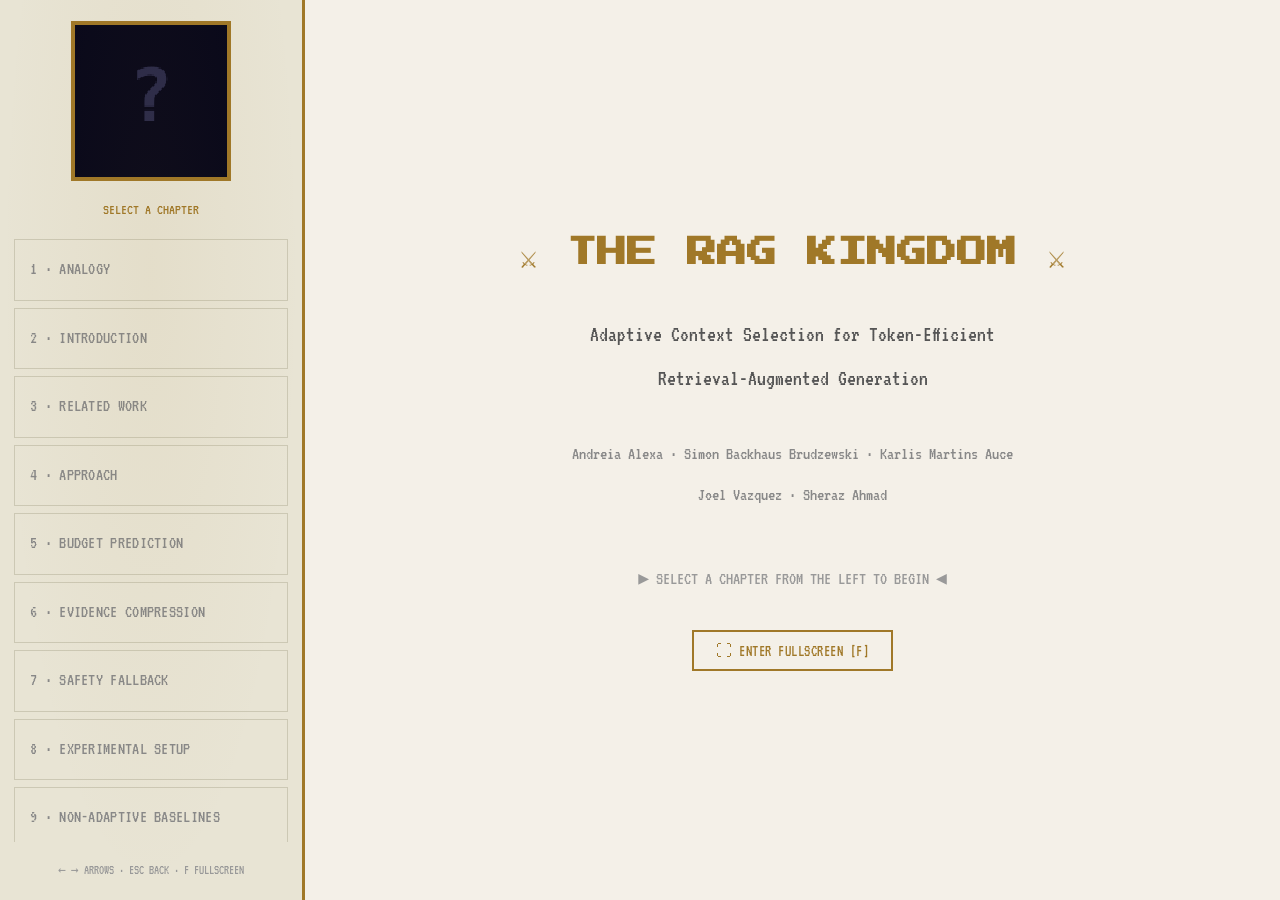
<file: docs/demo/rag_kingdom_updated_condensed-light-fixedformat.html>
<!DOCTYPE html>
<html lang="en">
<head>
<meta charset="UTF-8">
<meta name="viewport" content="width=device-width, initial-scale=1.0">
<title>The RAG Kingdom — Adaptive Context Selection</title>
<link href="https://fonts.googleapis.com/css2?family=Press+Start+2P&family=VT323&display=swap" rel="stylesheet">
<style>
*, *::before, *::after { box-sizing: border-box; margin: 0; padding: 0; }
:root {
  --gold:  #a07828;
  --sky:   #f4f0e8;
  --panel: #ebe7d8;
  --text:  #1a1a2e;
  --dim:   #777;
  --col:   #a07828;
}
html, body {
  width: 100%; height: 100%;
  background: var(--sky);
  font-family: 'VT323', monospace;
  color: var(--text);
  overflow: hidden;
}

/* scanline overlay removed */

/* ── Root layout: sidebar + main ── */
#app {
  display: flex;
  height: 100vh;
  width: 100vw;
}

/* ── LEFT SIDEBAR ── */
#sidebar {
  width: 305px;
  flex-shrink: 0;
  background: #e8e4d4;
  border-right: 3px solid var(--col);
  display: flex;
  flex-direction: column;
  align-items: center;
  padding: 22px 14px 16px;
  gap: 16px;
  transition: border-color .3s;
  position: relative;
  overflow: hidden;
}
#sidebar::before {
  content: '';
  position: absolute;
  inset: 0;
  background: radial-gradient(ellipse at 50% 30%, rgba(160,120,40,.06) 0%, transparent 70%);
  pointer-events: none;
}

/* portrait */
#portrait-canvas {
  width: 158px; height: 158px;
  border: 3px solid var(--col);
  background: #ddd8c4;
  image-rendering: pixelated;
  box-shadow: inset 0 0 10px rgba(0,0,0,.15), 0 0 0 1px var(--col);
  transition: border-color .3s, box-shadow .3s;
  flex-shrink: 0;
}
#portrait-label {
  font-size: 15px;
  color: var(--col);
  text-align: center;
  line-height: 1.8;
  transition: color .3s;
  max-width: 230px;
}

/* nav list */
#nav-list {
  width: 100%;
  display: flex;
  flex-direction: column;
  gap: 7px;
  flex: 1;
  overflow-y: auto;
  scrollbar-width: none;
}
#nav-list::-webkit-scrollbar { display: none; }

.nav-item {
  width: 100%;
  background: transparent;
  border: 1px solid #ccc8b4;
  color: #888;
  font-family: 'VT323', monospace;
  font-size: 18px;
  padding: 14px 15px;
  text-align: left;
  cursor: pointer;
  transition: background .12s, color .12s, border-color .12s;
  line-height: 1.75;
  letter-spacing: .3px;
}
.nav-item:hover { background: rgba(0,0,0,.05); color: #444; border-color: #aaa; }
.nav-item.active { background: rgba(160,120,40,.12); color: var(--col); border-color: var(--col); }

#sidebar-footer {
  font-size: 13px;
  color: #999;
  text-align: center;
  line-height: 2;
}

/* ── MAIN CONTENT AREA ── */
#main {
  flex: 1;
  display: flex;
  flex-direction: column;
  min-width: 0;
  position: relative;
  background: var(--sky);
}

/* background star field */
#stars-bg {
  position: absolute;
  inset: 0;
  pointer-events: none;
  z-index: 0;
  overflow: hidden;
}
.star {
  position: absolute; background: #c8c0a8; border-radius: 50%;
  animation: twinkle var(--dur, 3s) ease-in-out infinite var(--del, 0s);
}
@keyframes twinkle {
  0%,100%{opacity:.7;transform:scale(1)}
  50%{opacity:.1;transform:scale(.5)}
}

/* top bar */
#topbar {
  position: relative; z-index: 2;
  height: 54px;
  background: rgba(232,228,212,.97);
  border-bottom: 2px solid var(--col);
  display: flex;
  align-items: center;
  padding: 0 34px;
  gap: 10px;
  flex-shrink: 0;
}
#topbar .title-main {
  font-family: 'Press Start 2P', monospace;
  font-size: 8.5px;
  color: var(--col);
  text-shadow: none;
  letter-spacing: 1px;
}
#topbar .title-sub {
  font-size: 17px;
  color: #888;
  margin-left: auto;
}

/* content box */
#content-box {
  position: relative; z-index: 2;
  flex: 1;
  width: min(1380px, calc(100% - 96px));
  margin: 0 auto;
  display: flex;
  flex-direction: column;
  justify-content: flex-start;
  padding: 28px 0 20px;
  gap: 16px;
  min-height: 0;
}

#section-title {
  font-size: 32px;
  color: var(--col);
  text-shadow: none;
  border-bottom: 1px solid rgba(160,120,40,.3);
  padding-bottom: 14px;
  transition: color .3s, border-color .3s;
  letter-spacing: .5px;
  line-height: 1.6;
}

#slide-text {
  font-size: 24px;
  line-height: 1.85;
  color: var(--text);
  flex: 1;
  overflow: auto;
  position: relative;
  display: block;
  padding-top: 6px;
  scrollbar-width: thin;
  scrollbar-color: var(--col) #e8e4d4;
}
#slide-text .slide-inner {
  width: 100%;
  animation: fadeIn .22s ease-out;
}
.slide-para {
  margin-bottom: 14px;
  line-height: 1.85;
}
.slide-block {
  margin-bottom: 28px;
}
.slide-para:last-child, .slide-block:last-child { margin-bottom: 0; }
#slide-text::-webkit-scrollbar { width: 8px; height: 8px; }
#slide-text::-webkit-scrollbar-thumb { background: var(--col); }
#slide-text::-webkit-scrollbar-track { background: #e8e4d4; }
#slide-text .kicker {
  display: block;
  color: var(--col);
  font-size: 26px;
  line-height: 2;
  margin-top: 14px;
  margin-bottom: 10px;
}
#slide-text .big-line {
  display: block;
  color: var(--col);
  font-size: 40px;
  line-height: 1.6;
  text-shadow: none;
  margin-bottom: 20px;
}
#slide-text .small {
  color: #888;
  font-size: 18px;
  line-height: 2.0;
}
#slide-text ul {
  list-style: none;
  padding: 0;
  margin: 0;
}
#slide-text li {
  margin-bottom: 10px;
}
#slide-text li::before {
  content: ">";
  color: var(--col);
  margin-right: 8px;
}
.pipeline-map {
  height: 500px;
  margin-top: 14px;
  position: relative;
}
.pipeline-step {
  border: 2px solid rgba(102,170,255,.45);
  background:
    linear-gradient(180deg, rgba(102,170,255,.13), rgba(255,255,255,.025)),
    rgba(10,10,30,.72);
  padding: 16px 18px;
  min-height: 104px;
  position: absolute;
  width: 30%;
  box-shadow: inset 0 0 18px rgba(0,0,0,.55), 0 0 16px rgba(102,170,255,.12);
  overflow: hidden;
}
.pipeline-step::before {
  content: "";
  position: absolute;
  inset: 8px auto auto 8px;
  width: 13px;
  height: 13px;
  border-style: solid;
  border-color: var(--col);
  border-width: 2px 0 0 2px;
  opacity: .6;
}
.pipeline-step::after {
  content: "";
  position: absolute;
  right: 9px;
  bottom: 9px;
  width: 10px;
  height: 10px;
  border-style: solid;
  border-color: var(--col);
  border-width: 0 2px 2px 0;
  opacity: .45;
}
.pipeline-step.p1 { left: 0; top: 0; }
.pipeline-step.p2 { left: 35%; top: 0; }
.pipeline-step.p3 { right: 0; top: 0; }
.pipeline-step.p4 { right: 0; top: 192px; }
.pipeline-step.p5 { left: 35%; top: 192px; }
.pipeline-step.p6 { left: 0; top: 192px; }
.pipeline-step.p7 { left: 0; top: 384px; }
.pipeline-step.p8 { left: 35%; top: 384px; }
.pipeline-step.p9 { right: 0; top: 384px; }
.pipeline-step.result {
  border-color: rgba(125,255,178,.5);
  background:
    linear-gradient(180deg, rgba(125,255,178,.10), rgba(255,255,255,.025)),
    rgba(10,10,30,.72);
}
.pipeline-step .num {
  display: block;
  color: var(--col);
  font-size: 7.6px;
  line-height: 1.8;
  margin-bottom: 6px;
  padding-left: 24px;
}
.pipeline-step .label {
  display: block;
  color: #f2f2f2;
  font-size: 12.2px;
  line-height: 1.75;
  margin-bottom: 8px;
}
.pipeline-step .desc {
  display: block;
  color: #aaa;
  font-size: 6.8px;
  line-height: 1.9;
}
.map-route {
  position: absolute;
  z-index: -1;
  border-color: rgba(102,170,255,.75);
  filter: drop-shadow(0 0 8px rgba(102,170,255,.35));
}
.map-route.h {
  height: 0;
  border-top: 3px dashed rgba(102,170,255,.75);
}
.map-route.v {
  width: 0;
  border-left: 3px dashed rgba(102,170,255,.75);
}
.map-route.green { border-color: rgba(125,255,178,.72); }
.r12 { left: 30%; top: 52px; width: 5%; }
.r23 { left: 65%; top: 52px; width: 5%; }
.r34 { right: 15%; top: 104px; height: 88px; }
.r45 { left: 65%; top: 244px; width: 5%; }
.r56 { left: 30%; top: 244px; width: 5%; }
.r67 { left: 15%; top: 296px; height: 88px; }
.r78 { left: 30%; top: 436px; width: 5%; }
.r89 { left: 65%; top: 436px; width: 5%; }
.result-table {
  width: 100%;
  border-collapse: collapse;
  font-size: 20px;
  line-height: 1.8;
  margin-top: 14px;
}
.result-table th,
.result-table td {
  border: 1px solid #ccc8b4;
  padding: 9px 18px;
  text-align: left;
  vertical-align: top;
}
.result-table th {
  color: var(--col);
  background: rgba(0,0,0,.04);
  font-weight: normal;
}
.result-table td.num { text-align: right; white-space: nowrap; }
.result-table .good { color: #5db88a; }
.result-table .warn { color: #c98844; }
.slide-note {
  margin-top: 12px;
  color: #777;
  font-size: 18px;
  line-height: 1.8;
}
.prompt-example {
  display: block;
  margin-top: 16px;
  color: #d8d8d8;
  font-size: 13.2px;
  line-height: 2.25;
  white-space: pre-wrap;
}
.cursor {
  display: inline-block;
  width: 10px; height: 2px;
  background: var(--col);
  margin-left: 3px;
  vertical-align: middle;
  animation: blink .7s step-start infinite;
  flex: 0 0 auto;
}
@keyframes blink { 0%,100%{opacity:1} 50%{opacity:0} }
@keyframes fadeIn {
  from { opacity: 0; transform: translateY(5px); }
  to   { opacity: 1; transform: translateY(0); }
}

/* bottom nav */
#bottom-nav {
  position: relative; z-index: 2;
  display: flex;
  align-items: center;
  gap: 10px;
  padding: 0 40px 20px;
  flex-shrink: 0;
}
.btn {
  background: transparent;
  color: var(--col);
  border: 2px solid var(--col);
  font-family: 'VT323', monospace;
  font-size: 16px;
  padding: 8px 16px;
  cursor: pointer;
  transition: background .12s, color .12s;
  letter-spacing: .5px;
}
.btn:hover:not(:disabled) { background: var(--col); color: #000; }
.btn:disabled { border-color: #ccc8b4; color: #bbb8a8; cursor: default; }

#slide-counter {
  font-size: 14px;
  color: var(--dim);
  flex: 1;
  text-align: center;
}

/* decorative corner brackets on content-box */
#content-box::before,
#content-box::after {
  content: '';
  position: absolute;
  width: 18px; height: 18px;
  border-color: var(--col);
  border-style: solid;
  opacity: .4;
  transition: border-color .3s;
}
#content-box::before { top: 18px; left: 28px; border-width: 2px 0 0 2px; }
#content-box::after  { bottom: 14px; right: 28px; border-width: 0 2px 2px 0; }

/* welcome screen */
#welcome {
  position: absolute; inset: 0; z-index: 5;
  background: var(--sky);
  display: flex;
  flex-direction: column;
  align-items: center;
  justify-content: center;
  gap: 34px;
  text-align: center;
  padding: 40px;
}
#welcome h1 { font-family: 'Press Start 2P', monospace; font-size: 30px; color: var(--gold); text-shadow: none; line-height: 1.65; }
#welcome p  { font-size: 22px; color: #555; line-height: 2.0; max-width: 900px; }
#welcome .hint { font-size: 18px; color: #999; animation: blink 1.5s step-start infinite; margin-top: 18px; }
#welcome .authors { font-size: 18px; color: #888; line-height: 2.25; }

@keyframes descAppear {
  from { opacity: 0; transform: translateY(10px); }
  to   { opacity: 1; transform: translateY(0); }
}

#deco-corner {
  position: absolute;
  bottom: 8px;
  right: 0;
  z-index: 3;
  pointer-events: none;
  display: none;
  flex-direction: column;
  align-items: center;
  gap: 4px;
  opacity: 0.72;
}
#deco-bubble {
  display: none;
  background: var(--sky);
  border: 2px solid var(--col);
  padding: 5px 11px;
  font-family: 'VT323', monospace;
  font-size: 20px;
  color: var(--text);
  white-space: nowrap;
  position: relative;
}
#deco-bubble::after {
  content: '';
  position: absolute;
  bottom: -9px;
  left: 50%;
  transform: translateX(-50%);
  border-left: 7px solid transparent;
  border-right: 7px solid transparent;
  border-top: 9px solid var(--col);
}
</style>
</head>
<body>
<div id="app">

  <!-- ── LEFT SIDEBAR ── -->
  <div id="sidebar">
    <canvas id="portrait-canvas" width="108" height="108"></canvas>
    <div id="portrait-label">SELECT A CHAPTER</div>
    <div id="nav-list"></div>
    <div id="sidebar-footer">← → ARROWS · ESC BACK · F FULLSCREEN</div>
  </div>

  <!-- ── MAIN ── -->
  <div id="main">
    <div id="stars-bg"></div>

    <!-- welcome screen shown on load -->
    <div id="welcome">
      <h1>⚔ THE RAG KINGDOM ⚔</h1>
      <p>Adaptive Context Selection for Token-Efficient<br>Retrieval-Augmented Generation</p>
      <div class="authors">
        Andreia Alexa · Simon Backhaus Brudzewski · Karlis Martins Auce<br>
        Joel Vazquez · Sheraz Ahmad
      </div>
      <div class="hint">▶ SELECT A CHAPTER FROM THE LEFT TO BEGIN ◀</div>
      <button class="btn" id="btn-fullscreen" onclick="toggleFullscreen()" style="margin-top:8px;font-size:16px;padding:10px 22px;">⛶ ENTER FULLSCREEN [F]</button>
    </div>

    <div id="topbar">
      <span class="title-main">⚔ THE RAG KINGDOM</span>
      <span class="title-sub">Adaptive Context Selection for Token-Efficient RAG</span>
    </div>

    <div id="content-box">
      <div id="section-title">—</div>
      <div id="slide-text"></div>
      <div id="deco-corner"><div id="deco-bubble"></div><canvas id="deco-canvas" width="90" height="90"></canvas></div>
    </div>

    <div id="bottom-nav">
      <button class="btn" id="btn-prev" onclick="navigate(-1)" disabled>◄ PREV</button>
      <span id="slide-counter">— / —</span>
      <button class="btn" id="btn-next" onclick="navigate(1)" disabled>NEXT ►</button>
    </div>
  </div>
</div>

<script>
// ── Pixel-art characters (24×24 grid, P=3 → 108×108 canvas) ──
const P = 2;
function r(ctx, x, y, w, h, c) {
  ctx.fillStyle = c;
  ctx.fillRect(x*P, y*P, w*P, h*P);
}

const CHARS = {
  bard(ctx) {
    r(ctx, 6,0, 12,1, '#aa1a1a');
    r(ctx, 5,1, 14,3, '#cc2222');
    r(ctx,18,0,  3,1, '#55cc33');
    r(ctx,19,1,  2,2, '#44aa22');
    r(ctx,20,2,  1,1, '#33881a');
    r(ctx, 4,2,  3,2, '#7a3c0a');
    r(ctx,17,2,  3,2, '#7a3c0a');
    r(ctx, 4,4,  2,1, '#7a3c0a');
    r(ctx,18,4,  2,1, '#7a3c0a');
    r(ctx, 5,4, 14,6, '#f4c4a0');
    r(ctx, 8,5,  2,2, '#4a2000');
    r(ctx,14,5,  2,2, '#4a2000');
    r(ctx, 9,5,  1,1, '#fff');
    r(ctx,15,5,  1,1, '#fff');
    r(ctx,11,7,  2,1, '#d4a080');
    r(ctx, 8,8,  2,1, '#cc5533');
    r(ctx,14,8,  2,1, '#cc5533');
    r(ctx,10,9,  4,1, '#cc5533');
    r(ctx, 6,9,  2,1, '#e8b090');
    r(ctx,16,9,  2,1, '#e8b090');
    r(ctx, 2,10, 20,10, '#2d6a2d');
    r(ctx,10,10,  4,2, '#f4c4a0');
    r(ctx, 3,15, 18,2, '#c8a000');
    r(ctx,10,15,  4,2, '#ffd700');
    r(ctx,18,11,  5,6, '#a06030');
    r(ctx,19,12,  3,4, '#c8904a');
    r(ctx,20,10,  2,2, '#5a2000');
    r(ctx, 5,20,  6,4, '#1a4a1a');
    r(ctx,13,20,  6,4, '#1a4a1a');
    r(ctx, 4,22,  7,2, '#3a1a00');
    r(ctx,13,22,  7,2, '#3a1a00');
  },
  scholar(ctx) {
    r(ctx, 7,0, 10,2, '#b0b0b0');
    r(ctx, 5,1, 14,2, '#b0b0b0');
    r(ctx, 4,2,  3,5, '#aaaaaa');
    r(ctx,17,2,  3,5, '#aaaaaa');
    r(ctx, 5,3, 14,7, '#e8b090');
    r(ctx, 7,5,  4,2, '#888');
    r(ctx,13,5,  4,2, '#888');
    r(ctx, 8,5,  2,2, '#c8e8ff');
    r(ctx,14,5,  2,2, '#c8e8ff');
    r(ctx,11,5,  2,1, '#aaa');
    r(ctx, 8,5,  2,1, '#2d2d2d');
    r(ctx,14,5,  2,1, '#2d2d2d');
    r(ctx,11,6,  2,2, '#d4a080');
    r(ctx, 5,9, 14,2, '#c0c0c0');
    r(ctx, 6,10, 12,2, '#d0d0d0');
    r(ctx, 8,11,  8,1, '#d8d8d8');
    r(ctx, 2,10, 20,13, '#1a2a6a');
    r(ctx, 8,10,  8,2, '#c8a000');
    r(ctx,11,10,  2,13, '#c8a000');
    r(ctx,18,12,  5,5, '#8B5A1A');
    r(ctx,18,12,  5,1, '#aa2222');
    r(ctx,18,13,  5,3, '#f0e8d0');
    r(ctx, 3,20, 18,3, '#131f52');
    r(ctx, 5,22,  5,2, '#0a0a2a');
    r(ctx,14,22,  5,2, '#0a0a2a');
  },
  alchemist(ctx) {
    r(ctx, 4,0, 16,3, '#1e0e00');
    r(ctx, 3,1,  3,3, '#2a1500');
    r(ctx,18,1,  3,3, '#2a1500');
    r(ctx, 5,2,  2,2, '#1e0e00');
    r(ctx,17,2,  2,2, '#1e0e00');
    r(ctx, 7,1,  4,2, '#3a7a3a');
    r(ctx,13,1,  4,2, '#3a7a3a');
    r(ctx, 9,1,  2,2, '#4a9a4a');
    r(ctx,14,1,  2,2, '#4a9a4a');
    r(ctx,11,2,  2,1, '#888');
    r(ctx, 5,4, 14,6, '#f0c090');
    r(ctx, 8,5,  2,2, '#2d7a00');
    r(ctx,14,5,  2,2, '#2d7a00');
    r(ctx, 9,5,  1,1, '#fff');
    r(ctx,15,5,  1,1, '#fff');
    r(ctx, 9,9,  5,1, '#cc5533');
    r(ctx,14,8,  2,1, '#cc5533');
    r(ctx,16,6,  1,2, '#c09070');
    r(ctx, 2,10, 20,12, '#8B5A1A');
    r(ctx, 7,11, 10,8, '#e8e0c0');
    r(ctx, 9,13,  2,2, '#4a9a3a');
    r(ctx,14,15,  2,2, '#aa3300');
    r(ctx,11,12,  1,1, '#3a3aaa');
    r(ctx, 3,17, 18,2, '#3a1a00');
    r(ctx,10,17,  4,2, '#c8a000');
    r(ctx,19,12,  4,1, '#888');
    r(ctx,20,13,  3,5, '#3a9a3a');
    r(ctx,19,14,  5,3, '#4aaa4a');
    r(ctx,20,17,  3,1, '#2a6a2a');
    r(ctx, 5,20,  6,4, '#6a3a10');
    r(ctx,13,20,  6,4, '#6a3a10');
    r(ctx, 4,22,  7,2, '#2a1000');
    r(ctx,13,22,  7,2, '#2a1000');
  },
  knight(ctx) {
    r(ctx, 9,0,  6,1, '#4444cc');
    r(ctx,10,1,  4,2, '#5555dd');
    r(ctx,11,2,  2,1, '#6666ee');
    r(ctx, 5,2, 14,2, '#c8c8c8');
    r(ctx, 4,3, 16,5, '#d0d0d0');
    r(ctx, 5,4, 14,4, '#c0c0c0');
    r(ctx, 7,4, 10,2, '#1a1a2a');
    r(ctx, 8,4,  3,1, '#4488ff');
    r(ctx,13,4,  3,1, '#4488ff');
    r(ctx, 7,7, 10,2, '#c8c8c8');
    r(ctx, 9,8,  6,2, '#b8b8b8');
    r(ctx, 2,10, 20,12, '#c0c0c0');
    r(ctx, 2,10, 20,1, '#4444cc');
    r(ctx,11,10,  2,12, '#4444cc');
    r(ctx, 1,10,  4,4, '#d0d0d0');
    r(ctx,19,10,  4,4, '#d0d0d0');
    r(ctx, 0,10,  3,8, '#4444cc');
    r(ctx, 0,12,  3,2, '#ffd700');
    r(ctx, 1,10,  1,8, '#ffd700');
    r(ctx,22,8,  2,14, '#c8c8c8');
    r(ctx,21,10,  4,1, '#ffd700');
    r(ctx, 5,22,  6,2, '#b0b0b0');
    r(ctx,13,22,  6,2, '#b0b0b0');
    r(ctx, 4,23,  8,1, '#c0c0c0');
    r(ctx,12,23,  8,1, '#c0c0c0');
  },
  sorceress(ctx) {
    r(ctx, 2,2,  4,20, '#d0d8f0');
    r(ctx,18,2,  4,20, '#d0d8f0');
    r(ctx, 3,2,  2,20, '#e0e8ff');
    r(ctx,19,2,  2,18, '#e0e8ff');
    r(ctx, 4,0, 16,3, '#d0d8f0');
    r(ctx, 5,1, 14,3, '#e0e8ff');
    r(ctx,10,0,  4,2, '#ffd700');
    r(ctx,11,0,  2,1, '#ff88aa');
    r(ctx, 5,3, 14,7, '#f4c4a0');
    r(ctx, 8,5,  2,2, '#7733cc');
    r(ctx,14,5,  2,2, '#7733cc');
    r(ctx, 9,5,  1,1, '#fff');
    r(ctx,15,5,  1,1, '#fff');
    r(ctx,11,7,  2,1, '#e0a888');
    r(ctx, 9,8,  2,1, '#cc7766');
    r(ctx,13,8,  2,1, '#cc7766');
    r(ctx,11,9,  2,1, '#dd8877');
    r(ctx, 4,10, 16,14, '#5b2d8e');
    r(ctx, 3,12, 18,10, '#6535a0');
    r(ctx, 8,10,  8,2, '#c8a000');
    r(ctx, 9,10,  6,1, '#ffd700');
    r(ctx, 6,14,  2,2, '#ffd700');
    r(ctx,16,13,  2,2, '#ffd700');
    r(ctx, 8,18,  2,2, '#ffd700');
    r(ctx,14,17,  2,2, '#c8a000');
    r(ctx, 1,6,  2,18, '#8b4513');
    r(ctx, 0,5,  4,2, '#ffd700');
    r(ctx, 1,4,  2,1, '#ff88ff');
    r(ctx, 4,22, 16,2, '#7b3dbe');
    r(ctx, 5,23, 14,1, '#c8a000');
  },
  ranger(ctx) {
    r(ctx, 6,0, 12,3, '#2f7d32');
    r(ctx, 4,2, 16,3, '#3f9d42');
    r(ctx, 8,0,  8,1, '#66cc66');
    r(ctx, 5,4, 14,6, '#d8a070');
    r(ctx, 7,5,  3,2, '#2b1a00');
    r(ctx,14,5,  3,2, '#2b1a00');
    r(ctx, 8,5,  1,1, '#fff');
    r(ctx,15,5,  1,1, '#fff');
    r(ctx,11,7,  2,1, '#b87850');
    r(ctx, 9,9,  6,1, '#7a2a1a');
    r(ctx, 3,10, 18,12, '#2e6b2e');
    r(ctx, 5,12, 14,2, '#4a8f35');
    r(ctx, 9,10,  6,3, '#d8a070');
    r(ctx, 2,12,  3,8, '#8b5a2b');
    r(ctx,19,11,  2,12, '#c48a3a');
    r(ctx,20,10,  1,2, '#f4d060');
    r(ctx,21,9,   1,1, '#f4d060');
    r(ctx, 6,20,  5,4, '#1c4b1c');
    r(ctx,13,20,  5,4, '#1c4b1c');
    r(ctx, 5,23,  7,1, '#4b2a12');
    r(ctx,13,23,  7,1, '#4b2a12');
  },
  cartographer(ctx) {
    r(ctx, 5,1, 14,3, '#8b5a2b');
    r(ctx, 4,3, 16,2, '#a66a2a');
    r(ctx, 6,4, 12,6, '#e0b080');
    r(ctx, 8,5,  2,2, '#1e1e1e');
    r(ctx,14,5,  2,2, '#1e1e1e');
    r(ctx, 9,5,  1,1, '#fff');
    r(ctx,15,5,  1,1, '#fff');
    r(ctx,11,7,  2,1, '#c48a70');
    r(ctx, 9,9,  6,1, '#7a3322');
    r(ctx, 2,10, 20,13, '#244b7a');
    r(ctx, 5,11, 14,9, '#e4d6a7');
    r(ctx, 6,12, 12,1, '#a88f55');
    r(ctx, 6,15, 12,1, '#a88f55');
    r(ctx, 6,18, 12,1, '#a88f55');
    r(ctx, 8,13,  2,2, '#44aa66');
    r(ctx,14,16,  3,2, '#4488cc');
    r(ctx,11,14,  1,5, '#cc8844');
    r(ctx, 2,13,  4,3, '#244b7a');
    r(ctx,18,12,  5,4, '#b8874d');
    r(ctx, 6,22,  5,2, '#1b3152');
    r(ctx,13,22,  5,2, '#1b3152');
  },
  oracle(ctx) {
    r(ctx, 4,0, 16,4, '#202060');
    r(ctx, 6,1, 12,3, '#303090');
    r(ctx,10,0,  4,2, '#ffd700');
    r(ctx, 5,4, 14,6, '#f0c098');
    r(ctx, 7,5,  4,2, '#222255');
    r(ctx,13,5,  4,2, '#222255');
    r(ctx, 8,5,  2,2, '#b8ffff');
    r(ctx,14,5,  2,2, '#b8ffff');
    r(ctx,11,7,  2,1, '#d8a078');
    r(ctx, 9,9,  6,1, '#aa5566');
    r(ctx, 3,10, 18,14, '#2430a0');
    r(ctx, 5,12, 14,9, '#3038c0');
    r(ctx,11,10,  2,13, '#ffd700');
    r(ctx, 7,13,  2,2, '#ffd700');
    r(ctx,16,15,  2,2, '#ffd700');
    r(ctx, 9,18,  6,2, '#151550');
    r(ctx, 1,6,   2,17, '#6b3fb0');
    r(ctx, 0,5,   4,2, '#b8ffff');
    r(ctx, 1,4,   2,1, '#ffffff');
  },
  engineer(ctx) {
    r(ctx, 5,0, 14,4, '#6a6a6a');
    r(ctx, 4,2, 16,2, '#888888');
    r(ctx, 7,1,  3,2, '#ffcc33');
    r(ctx,14,1,  3,2, '#ffcc33');
    r(ctx, 5,4, 14,6, '#d89a72');
    r(ctx, 7,5,  4,2, '#333333');
    r(ctx,13,5,  4,2, '#333333');
    r(ctx, 8,5,  2,2, '#99ddff');
    r(ctx,14,5,  2,2, '#99ddff');
    r(ctx,11,7,  2,1, '#b87850');
    r(ctx, 9,9,  6,1, '#7a2a1a');
    r(ctx, 2,10, 20,12, '#5b5b5b');
    r(ctx, 4,12, 16,7, '#777777');
    r(ctx, 7,13,  3,3, '#ffcc33');
    r(ctx,14,13,  3,3, '#ffcc33');
    r(ctx,11,10,  2,12, '#ffcc33');
    r(ctx,20,11,  3,8, '#9a5a2a');
    r(ctx,21,10,  2,2, '#c0c0c0');
    r(ctx, 6,21,  5,3, '#3a3a3a');
    r(ctx,13,21,  5,3, '#3a3a3a');
  },
  cleric(ctx) {
    r(ctx, 7,0, 10,2, '#f2e8c8');
    r(ctx, 6,2, 12,3, '#e8d8a8');
    r(ctx, 5,4, 14,6, '#f0c090');
    r(ctx, 8,5,  2,2, '#3a2a1a');
    r(ctx,14,5,  2,2, '#3a2a1a');
    r(ctx, 9,5,  1,1, '#fff');
    r(ctx,15,5,  1,1, '#fff');
    r(ctx,11,7,  2,1, '#c09070');
    r(ctx, 9,9,  6,1, '#9a4a40');
    r(ctx, 3,10, 18,14, '#f0e8c8');
    r(ctx, 5,11, 14,11, '#fff2d0');
    r(ctx,11,10,  2,13, '#c8a000');
    r(ctx, 8,14,  8,2, '#c8a000');
    r(ctx, 2,12,  3,6, '#f0e8c8');
    r(ctx,19,12,  3,6, '#f0e8c8');
    r(ctx, 0,10,  2,13, '#8b6b2b');
    r(ctx, 0,9,   3,2, '#ffd700');
    r(ctx, 6,22,  5,2, '#d0c090');
    r(ctx,13,22,  5,2, '#d0c090');
  },
  merchant(ctx) {
    r(ctx, 5,0, 14,3, '#7a1a5a');
    r(ctx, 4,2, 16,3, '#9a2a7a');
    r(ctx, 8,1,  8,1, '#ffd700');
    r(ctx, 5,4, 14,6, '#e0a878');
    r(ctx, 8,5,  2,2, '#2a1600');
    r(ctx,14,5,  2,2, '#2a1600');
    r(ctx, 9,5,  1,1, '#fff');
    r(ctx,15,5,  1,1, '#fff');
    r(ctx,11,7,  2,1, '#c08868');
    r(ctx, 8,9,  8,1, '#7a2a1a');
    r(ctx, 2,10, 20,12, '#7a1a5a');
    r(ctx, 5,12, 14,4, '#9a2a7a');
    r(ctx, 6,16, 12,3, '#ffd700');
    r(ctx, 9,16,  2,3, '#fff0a0');
    r(ctx,14,16,  2,3, '#fff0a0');
    r(ctx,19,12,  4,6, '#8b5a2b');
    r(ctx,20,13,  2,4, '#c09050');
    r(ctx, 6,21,  5,3, '#4a1038');
    r(ctx,13,21,  5,3, '#4a1038');
  },
  scribe(ctx) {
    r(ctx, 6,0, 12,2, '#4a2a10');
    r(ctx, 5,2, 14,3, '#6a3a18');
    r(ctx, 4,4, 16,3, '#7a4a20');
    r(ctx, 5,4, 14,6, '#e8b080');
    r(ctx, 7,5,  4,2, '#303030');
    r(ctx,13,5,  4,2, '#303030');
    r(ctx, 8,5,  2,2, '#d8f0ff');
    r(ctx,14,5,  2,2, '#d8f0ff');
    r(ctx,11,7,  2,1, '#c08868');
    r(ctx, 9,9,  6,1, '#8a3a2a');
    r(ctx, 2,10, 20,13, '#5a3a20');
    r(ctx, 5,11, 14,9, '#f0e0b0');
    r(ctx, 6,12, 12,1, '#9a7a40');
    r(ctx, 6,14, 10,1, '#9a7a40');
    r(ctx, 6,16, 12,1, '#9a7a40');
    r(ctx, 6,18,  8,1, '#9a7a40');
    r(ctx,19,11,  4,2, '#d0d0d0');
    r(ctx,20,13,  2,7, '#f8f8f8');
    r(ctx, 6,22,  5,2, '#3a2412');
    r(ctx,13,22,  5,2, '#3a2412');
  },
  captain(ctx) {
    r(ctx, 5,0, 14,3, '#1f3f8f');
    r(ctx, 4,2, 16,2, '#2f5fbf');
    r(ctx,10,0,  4,2, '#ffd700');
    r(ctx, 5,4, 14,6, '#e0a878');
    r(ctx, 8,5,  2,2, '#1a1a1a');
    r(ctx,14,5,  2,2, '#1a1a1a');
    r(ctx, 9,5,  1,1, '#fff');
    r(ctx,15,5,  1,1, '#fff');
    r(ctx,11,7,  2,1, '#c08868');
    r(ctx, 8,9,  8,1, '#7a2a1a');
    r(ctx, 2,10, 20,12, '#1f3f8f');
    r(ctx, 4,12, 16,3, '#2f5fbf');
    r(ctx,11,10,  2,12, '#ffd700');
    r(ctx, 8,14,  8,2, '#ffd700');
    r(ctx,20,10,  3,10, '#c8c8c8');
    r(ctx,21,9,   2,2, '#ff6666');
    r(ctx, 6,21,  5,3, '#102452');
    r(ctx,13,21,  5,3, '#102452');
  },
  king(ctx) {
    r(ctx, 6,0, 12,3, '#ffd700');
    r(ctx, 5,2, 14,2, '#d8a000');
    r(ctx, 7,0,  2,2, '#ff4444');
    r(ctx,11,0,  2,2, '#44aaff');
    r(ctx,15,0,  2,2, '#44cc66');
    r(ctx, 4,3, 16,3, '#b8860b');
    r(ctx, 5,4, 14,6, '#f0c090');
    r(ctx, 8,5,  2,2, '#2a1600');
    r(ctx,14,5,  2,2, '#2a1600');
    r(ctx, 9,5,  1,1, '#fff');
    r(ctx,15,5,  1,1, '#fff');
    r(ctx,11,7,  2,1, '#d0a070');
    r(ctx, 8,9,  8,1, '#7a2a1a');
    r(ctx, 2,10, 20,13, '#7a1f8f');
    r(ctx, 4,11, 16,10, '#8f2fbf');
    r(ctx,11,10,  2,13, '#ffd700');
    r(ctx, 7,13, 10,2, '#ffd700');
    r(ctx, 3,10,  3,9, '#f0e0b0');
    r(ctx,18,10,  3,9, '#f0e0b0');
    r(ctx, 0,8,   2,16, '#8b5a2b');
    r(ctx, 0,7,   4,2, '#ffd700');
    r(ctx, 6,22,  5,2, '#4a1038');
    r(ctx,13,22,  5,2, '#4a1038');
  }
};


// ── Decorations ───────────────────────────────────────────────
const PD = 3;
function rd(ctx, x, y, w, h, c) { ctx.fillStyle = c; ctx.fillRect(x*PD, y*PD, w*PD, h*PD); }

const DECOS = {
  analogy(ctx) {
    ctx.save(); ctx.translate(30, 30); CHARS.bard(ctx); ctx.restore();
  },
  introduction(ctx) {
    ctx.save(); ctx.translate(30, 30); CHARS.bard(ctx); ctx.restore();
  },
  related(ctx) {
    // Open book
    rd(ctx, 0, 2,10,12,'#f0ead0'); rd(ctx,10, 2,10,12,'#ede7c7');
    rd(ctx, 9, 1, 2,13,'#7a4a20');
    rd(ctx, 0, 0,10, 1,'#8b5a2b'); rd(ctx,10, 0,10, 1,'#8b5a2b');
    rd(ctx, 0,14,20, 2,'#8b5a2b');
    rd(ctx, 1, 4, 7, 1,'#bbb8a0'); rd(ctx, 1, 6, 8, 1,'#bbb8a0');
    rd(ctx, 1, 8, 6, 1,'#bbb8a0'); rd(ctx, 1,10, 7, 1,'#bbb8a0');
    rd(ctx,12, 4, 7, 1,'#bbb8a0'); rd(ctx,11, 6, 8, 1,'#bbb8a0');
    rd(ctx,12, 8, 6, 1,'#bbb8a0'); rd(ctx,11,10, 7, 1,'#bbb8a0');
    rd(ctx,16, 0, 2, 6,'#c9a84c');
  },
  approach(ctx) {
    // Two potion bottles
    rd(ctx, 2, 0, 2, 1,'#5a3a10'); rd(ctx, 2, 1, 2, 3,'#3a8a3a');
    rd(ctx, 0, 4, 6, 9,'#2d6a2d'); rd(ctx, 1, 8, 4, 4,'#cc2222');
    rd(ctx, 1, 5, 1, 2,'#88cc88'); rd(ctx, 4, 9, 1, 1,'#ff8888');
    rd(ctx,12, 0, 2, 1,'#5a3a10'); rd(ctx,12, 1, 2, 3,'#2255aa');
    rd(ctx,10, 4, 6, 9,'#1a4488'); rd(ctx,11, 8, 4, 4,'#44aaff');
    rd(ctx,11, 5, 1, 2,'#88aadd'); rd(ctx,14, 9, 1, 1,'#99ddff');
  },
  budget(ctx) {
    // Rolled scroll
    rd(ctx, 0, 4, 2, 8,'#8b5a2b'); rd(ctx,16, 4, 2, 8,'#8b5a2b');
    rd(ctx, 2, 3,14, 1,'#a07828'); rd(ctx, 2,12,14, 1,'#a07828');
    rd(ctx, 2, 4,14, 8,'#f0ead0');
    rd(ctx, 4, 5, 8, 1,'#aaa898'); rd(ctx, 3, 7,10, 1,'#aaa898');
    rd(ctx, 4, 9, 7, 1,'#aaa898'); rd(ctx, 3,11, 9, 1,'#aaa898');
    rd(ctx,19, 0, 2,18,'#8b5a2b'); rd(ctx,20, 1, 1,16,'#f0ead0');
  },
  compression(ctx) {
    // Arrow pointing right
    rd(ctx, 0, 6,15, 3,'#5a3a10');
    rd(ctx,12, 3, 5, 9,'#5a3a10'); rd(ctx,15, 5, 3, 5,'#8b5a2b');
    rd(ctx, 0, 4, 4, 2,'#5a3a10'); rd(ctx, 0,10, 4, 2,'#5a3a10');
    // Arrow pointing up
    rd(ctx,22, 2, 3,18,'#7a4a20');
    rd(ctx,19, 2, 9, 3,'#7a4a20'); rd(ctx,21, 5, 5, 3,'#8b5a2b');
    rd(ctx,21,20, 1, 2,'#5a3a10'); rd(ctx,24,20, 1, 2,'#5a3a10');
  },
  fallback(ctx) {
    // Three stars
    rd(ctx, 9, 5, 2,10,'#c9a84c'); rd(ctx, 5, 9,10, 2,'#c9a84c');
    rd(ctx, 7, 7, 2, 2,'#c9a84c'); rd(ctx,11, 7, 2, 2,'#c9a84c');
    rd(ctx, 7,11, 2, 2,'#c9a84c'); rd(ctx,11,11, 2, 2,'#c9a84c');
    rd(ctx, 9, 9, 2, 2,'#ffd700');
    rd(ctx,20, 1, 1, 5,'#c9a84c'); rd(ctx,18, 3, 5, 1,'#c9a84c');
    rd(ctx, 1,22, 1, 4,'#a07828'); rd(ctx, 0,24, 3, 1,'#a07828');
  },
  setup(ctx) {
    // Compass rose
    rd(ctx, 9, 0, 2, 7,'#c9a84c'); rd(ctx, 7, 0, 6, 3,'#c9a84c');
    rd(ctx, 9,14, 2, 7,'#a07828'); rd(ctx, 7,18, 6, 2,'#a07828');
    rd(ctx, 0, 9, 7, 2,'#a07828'); rd(ctx, 0, 7, 3, 6,'#a07828');
    rd(ctx,14, 9, 7, 2,'#c9a84c'); rd(ctx,18, 7, 3, 6,'#c9a84c');
    rd(ctx, 8, 8, 4, 4,'#5a3a10'); rd(ctx, 9, 9, 2, 2,'#c9a84c');
    rd(ctx, 4, 3, 3, 3,'#d0b86a'); rd(ctx,14, 3, 3, 3,'#d0b86a');
    rd(ctx, 4,15, 3, 3,'#d0b86a'); rd(ctx,14,15, 3, 3,'#d0b86a');
  },
  results(ctx) {
    // Sword + shield
    rd(ctx, 5, 0, 2,15,'#c8c8c8'); rd(ctx, 6, 1, 1,12,'#e8e8e8');
    rd(ctx, 1,14,10, 2,'#c9a84c'); rd(ctx, 5,16, 2, 8,'#8b5a2b');
    rd(ctx, 4,24, 4, 2,'#5a3a10');
    rd(ctx,14, 1, 9,11,'#1a3a8a'); rd(ctx,13, 3,11, 7,'#1a3a8a');
    rd(ctx,15,12, 7, 4,'#1a3a8a'); rd(ctx,17,16, 3, 3,'#1a3a8a'); rd(ctx,18,19, 1, 1,'#1a3a8a');
    rd(ctx,14, 1, 9, 1,'#c9a84c'); rd(ctx,13, 3, 1,13,'#c9a84c'); rd(ctx,22, 3, 1,13,'#c9a84c');
    rd(ctx,17, 3, 2,17,'#c9a84c'); rd(ctx,13, 8,10, 2,'#c9a84c');
  },
  analysis(ctx) {
    // Crystal ball on stand
    rd(ctx, 6,21, 8, 2,'#5a3a10'); rd(ctx, 8,18, 4, 3,'#7a4a20'); rd(ctx, 6,15, 8, 3,'#8b5a2b');
    rd(ctx, 4, 1,12, 2,'#c8d8f0'); rd(ctx, 2, 3,16, 2,'#c8d8f0');
    rd(ctx, 1, 5,18, 8,'#c8d8f0'); rd(ctx, 2,13,16, 2,'#c8d8f0'); rd(ctx, 4,15,12, 1,'#c8d8f0');
    rd(ctx, 5, 3,10,10,'#d8eaff'); rd(ctx, 6, 5, 8, 7,'#e4f0ff');
    rd(ctx, 9, 6, 2, 6,'#6688cc'); rd(ctx, 7, 8, 6, 2,'#6688cc');
    rd(ctx, 3, 3, 2, 3,'#ffffff');
  },
  ablation(ctx) {
    // Gear/cog
    rd(ctx, 8, 0, 4, 5,'#888888'); rd(ctx, 8,15, 4, 5,'#888888');
    rd(ctx, 0, 8, 5, 4,'#888888'); rd(ctx,15, 8, 5, 4,'#888888');
    rd(ctx, 2, 2, 4, 4,'#888888'); rd(ctx,14, 2, 4, 4,'#888888');
    rd(ctx, 2,14, 4, 4,'#888888'); rd(ctx,14,14, 4, 4,'#888888');
    rd(ctx, 5, 5,10,10,'#777777'); rd(ctx, 6, 6, 8, 8,'#999999');
    rd(ctx, 8, 8, 4, 4,'#bbbbbb'); rd(ctx, 9, 9, 2, 2,'#ddd8c4');
  },
  annotation(ctx) {
    // Quill + ink pot
    rd(ctx, 0,13, 3, 3,'#2a2a2a'); rd(ctx, 1,11, 2, 2,'#555');
    rd(ctx, 2, 9, 2, 3,'#f5f0e0'); rd(ctx, 3, 7, 2, 3,'#eee8d0');
    rd(ctx, 4, 5, 3, 3,'#e0d8b8'); rd(ctx, 5, 3, 4, 3,'#d8d0a8');
    rd(ctx, 7, 1, 5, 3,'#ccc888'); rd(ctx, 9, 0, 4, 2,'#bbb870');
    rd(ctx, 1,15, 2, 1,'#1a1a2e');
    rd(ctx,13, 7, 2, 1,'#666'); rd(ctx,12, 8, 4, 1,'#555'); rd(ctx,11, 9, 6, 1,'#444');
    rd(ctx,10,10, 8, 6,'#2a2a2a'); rd(ctx,11,11, 6, 4,'#1a1a2e');
    rd(ctx,10,16, 8, 1,'#2a2a2a');
  },
  conclusion(ctx) {
    // Heraldic shield
    rd(ctx, 1, 0,18,13,'#1a3a8a'); rd(ctx, 0, 2,20, 9,'#1a3a8a');
    rd(ctx, 3,13,14, 5,'#1a3a8a'); rd(ctx, 6,18, 8, 3,'#1a3a8a'); rd(ctx, 9,21, 2, 2,'#1a3a8a');
    rd(ctx, 9, 1, 2,22,'#c9a84c'); rd(ctx, 1, 8,18, 2,'#c9a84c');
    rd(ctx, 1, 0,18, 1,'#c9a84c'); rd(ctx, 0, 2, 1,11,'#c9a84c'); rd(ctx,19, 2, 1,11,'#c9a84c');
    rd(ctx, 3,13, 1, 5,'#c9a84c'); rd(ctx,16,13, 1, 5,'#c9a84c');
    rd(ctx, 6,18, 1, 3,'#c9a84c'); rd(ctx,13,18, 1, 3,'#c9a84c');
  }
};

function drawDeco(sectionId) {
  const corner = document.getElementById('deco-corner');
  const bubble = document.getElementById('deco-bubble');
  const canvas = document.getElementById('deco-canvas');
  const ctx    = canvas.getContext('2d');
  ctx.clearRect(0, 0, 90, 90);
  bubble.style.display = 'none';
  corner.style.display = 'flex';
  if (DECOS[sectionId]) DECOS[sectionId](ctx);
  if (sectionId === 'analogy') {
    bubble.textContent = 'I KNOW NOT HOW TO READ!';
    bubble.style.display = 'block';
  } else if (sectionId === 'introduction') {
    bubble.textContent = 'HEAR YE, HEAR YE!';
    bubble.style.display = 'block';
  }
}

function drawCharacter(type) {
  const canvas = document.getElementById('portrait-canvas');
  const ctx = canvas.getContext('2d');
  ctx.clearRect(0, 0, 108, 108);
  ctx.fillStyle = '#111133';
  ctx.fillRect(0, 0, 108, 108);
  ctx.save();
  ctx.translate(30, 30);
  CHARS[type]?.(ctx);
  ctx.restore();
}

function drawIdle() {
  const canvas = document.getElementById('portrait-canvas');
  const ctx = canvas.getContext('2d');
  ctx.clearRect(0, 0, 108, 108);
  ctx.fillStyle = '#07071a';
  ctx.fillRect(0, 0, 108, 108);
  // question mark silhouette
  ctx.fillStyle = '#2a2a4a';
  ctx.font = 'bold 52px monospace';
  ctx.textAlign = 'center';
  ctx.textBaseline = 'middle';
  ctx.fillText('?', 54, 54);
}

// ── Section data ──────────────────────────────────────────────
const SECTIONS = [
  {
    id: 'analogy',
    nav: '1 · ANALOGY',
    name: 'ALDRIC THE HERALD',
    title: '1 · ANALOGY',
    char: 'bard',
    color: '#a07828',
    slides: [
      { html: `<span class="kicker">START WITH THE SIMPLE IDEA</span>
      <span class="big-line">How much do we need to read?</span>
      <p>Imagine Johan asks us a question for class, like why Euclidean distance might be used instead of cosine similarity.</p>
      <p>We find 10 possible articles, but we probably should not read every page first.</p>
      <p>We would start with the articles, paragraphs, or sentences that look most useful.</p>` }
    ]
  },
  {
    id: 'introduction',
    nav: '2 · INTRODUCTION',
    name: 'ALDRIC THE HERALD',
    title: '2 · INTRODUCTION',
    char: 'bard',
    color: '#a07828',
    slides: [
      { html: `<span class="kicker">THE PROBLEM WITH FIXED TOP-K RAG</span>
      <span class="big-line">RAG often reads too much.</span>
      <ul>
        <li>RAG systems often work like that: they retrieve documents, then send evidence to the language model.</li>
        <li>Many systems send the same fixed amount every time, for example the top-10 documents.</li>
        <li>But a simple question may need one sentence, while a multi-hop question may need several documents.</li>
        <li>Sending too much text costs more, is slower, and can distract the model.</li>
      </ul>` },
      { html: `<span class="kicker">RESEARCH QUESTION</span>
      <span class="big-line">How much evidence is enough?</span>
      <ul>
        <li>Once the same top-10 documents have been retrieved, can the system decide how much evidence is enough?</li>
        <li>We keep retrieval fixed. The only thing we change is what context enters the prompt.</li>
      </ul>` }
    ]
  },
  {
    id: 'related',
    nav: '3 · RELATED WORK',
    name: 'ORYN THE SCHOLAR',
    title: '3 · RELATED WORK',
    char: 'scholar',
    color: '#a07828',
    slides: [{ html: `<span class="kicker">ADAPTIVE RETRIEVAL</span>
      <ul>
        <li>FLARE retrieves iteratively only when the model expresses low confidence. Self-RAG uses learned reflection tokens to decide when to retrieve. Both require fine-tuning the generator — our method does not.</li>
        <li>Our method predicts context budget from retrieval-score features only, before any LLM call.</li>
      </ul>
      <span class="kicker">PROMPT COMPRESSION</span>
      <ul>
        <li>LLMLingua and Selective Context compress prompts using a second language model. RECOMP trains a summarisation model.</li>
        <li>Our n-gram neighbour selection is retrieval-side compression with no extra model calls.</li>
      </ul>
      <span class="kicker">CONTEXT RELEVANCE</span>
      <ul>
        <li>Shi et al. (2023) show that irrelevant context actively degrades LLM output — especially in smaller models.</li>
        <li>We operationalise this finding: instead of compressing after retrieval, we limit what enters the prompt in the first place.</li>
      </ul>` }]
  },
  {
    id: 'approach',
    nav: '4 · APPROACH',
    name: 'THALRIC THE ALCHEMIST',
    title: '4 · APPROACH',
    char: 'alchemist',
    color: '#a07828',
    slides: [{ html: `<span class="big-line">Send useful evidence first.<br>Ask for more only when needed.</span>
      <span class="kicker">WHAT SAFE ADAPTIVE DOES</span>
      <ul>
        <li>Every method starts with the same top-10 retrieved documents.</li>
        <li>Safe Adaptive decides how many of those documents should enter the prompt.</li>
        <li>It can also compress documents into the most useful evidence spans.</li>
        <li>If the first answer looks risky, it expands and gives the model more context.</li>
      </ul>
      <span class="kicker">MAIN IDEA</span>
      <ul>
        <li>Easy questions stay cheap.</li>
        <li>Hard questions can still get more evidence.</li>
        <li>The system tries to save tokens without becoming overconfident.</li>
      </ul>` }]
  },
  {
    id: 'budget',
    nav: '5 · BUDGET PREDICTION',
    name: 'ORYN THE SCHOLAR',
    title: '5 · BUDGET PREDICTION',
    char: 'scholar',
    color: '#a07828',
    slides: [{ html: `<span class="kicker">FIRST DECISION</span>
      <ul>
        <li>Safe Adaptive looks only at retrieval signals before calling the LLM.</li>
        <li>It chooses a first document budget: 3, 5, 8, or 10 documents.</li>
      </ul>
      <span class="kicker">INTUITION</span>
      <ul>
        <li>If the top documents look clearly better, the answer may be concentrated in a small set.</li>
        <li>If many documents look similarly relevant, the evidence may be spread out.</li>
        <li>So the budget changes with the query instead of staying fixed for all questions.</li>
      </ul>` }]
  },
  {
    id: 'compression',
    nav: '6 · EVIDENCE COMPRESSION',
    name: 'MIRA THE RANGER',
    title: '6 · EVIDENCE COMPRESSION',
    char: 'ranger',
    color: '#a07828',
    slides: [{ html: `<span class="kicker">SECOND DECISION</span>
      <ul>
        <li>Each selected document is split into sentences.</li>
        <li>The system scores which sentences look most connected to the question.</li>
        <li>It keeps the best sentence plus nearby sentences.</li>
        <li>This makes the evidence shorter, but still readable.</li>
      </ul>
      <span class="kicker">WHY THIS MATTERS</span>
      <ul>
        <li>The LLM sees focused evidence instead of a full wall of text.</li>
        <li>No extra language model is needed for this compression.</li>
        <li>For short-answer tasks, the system keeps wider sentence coverage so exact names or short phrases are not lost.</li>
      </ul>` }]
  },
  {
    id: 'fallback',
    nav: '7 · SAFETY FALLBACK',
    name: 'LYARA THE SORCERESS',
    title: '7 · SAFETY FALLBACK',
    char: 'sorceress',
    color: '#a07828',
    slides: [{ html: `<span class="kicker">FINAL SAFETY CHECK</span>
      <ul>
        <li>First, the LLM answers with compact context.</li>
        <li>Then the system checks whether the answer looks unreliable.</li>
        <li>If the answer looks good, we stop there and save tokens.</li>
        <li>If the answer looks risky, we give the LLM more context and try again.</li>
      </ul>
      <span class="kicker">WHAT COUNTS AS RISKY?</span>
      <ul>
        <li>The answer is empty or extremely short.</li>
        <li>The model says the evidence is unclear or insufficient.</li>
        <li>The answer has weak grounding in the provided evidence.</li>
        <li>In our experiments, fallback is rare: only 0–5% of queries reach it.</li>
      </ul>` }]
  },
  {
    id: 'setup',
    nav: '8 · EXPERIMENTAL SETUP',
    name: 'NOMA THE CARTOGRAPHER',
    title: '8 · EXPERIMENTAL SETUP',
    char: 'cartographer',
    color: '#a07828',
    slides: [
      { html: `
        <div style="font-size:26px;color:var(--col);letter-spacing:1px;margin-bottom:8px;">DATASETS</div>
        <p style="font-size:17px;color:#777;margin-top:0;margin-bottom:14px;line-height:1.55;">Three retrieval tasks let us test different evidence needs, from compact fact claims to multi-hop questions.</p>
        <div style="display:grid;grid-template-columns:repeat(3,1fr);gap:10px;margin-bottom:20px;">
          <div style="border:2px solid var(--col);padding:13px 14px;border-top:5px solid #5db88a;">
            <div style="font-size:21px;color:#5db88a;margin-bottom:4px;">SCIFACT</div>
            <div style="font-size:16px;color:#555;line-height:1.45;">Biomedical claim verification</div>
            <div style="font-size:14px;color:#888;margin-top:5px;line-height:1.45;">Dense evidence · 1–2 sentence answers</div>
          </div>
          <div style="border:2px solid var(--col);padding:13px 14px;border-top:5px solid #c98844;">
            <div style="font-size:21px;color:#c98844;margin-bottom:4px;">HOTPOTQA</div>
            <div style="font-size:16px;color:#555;line-height:1.45;">Multi-hop question answering</div>
            <div style="font-size:14px;color:#888;margin-top:5px;line-height:1.45;">Requires two connected documents</div>
          </div>
          <div style="border:2px solid var(--col);padding:13px 14px;border-top:5px solid #6688cc;">
            <div style="font-size:21px;color:#6688cc;margin-bottom:4px;">BIOASQ</div>
            <div style="font-size:16px;color:#555;line-height:1.45;">Biomedical factoid QA</div>
            <div style="font-size:14px;color:#888;margin-top:5px;line-height:1.45;">Short answer · scattered abstracts</div>
          </div>
        </div>
        <div style="height:1px;background:rgba(160,120,40,.35);margin:0 0 16px;"></div>
        <div style="font-size:26px;color:var(--col);letter-spacing:1px;margin-bottom:8px;">MODELS</div>
        <div style="display:grid;grid-template-columns:1fr 1fr;gap:16px;">
          <div style="background:rgba(160,120,40,.06);border:1px solid var(--col);padding:20px 20px;text-align:center;">
            <div style="font-size:25px;color:var(--col);margin-bottom:6px;">Mistral 7B</div>
            <div style="font-size:16px;color:#777;line-height:1.45;">local · Ollama · small model</div>
            <div style="font-size:14px;color:#999;margin-top:5px;line-height:1.45;">Tests context pressure on a lightweight model</div>
          </div>
          <div style="background:rgba(160,120,40,.06);border:1px solid var(--col);padding:20px 20px;text-align:center;">
            <div style="font-size:25px;color:var(--col);margin-bottom:6px;">Llama 70B</div>
            <div style="font-size:16px;color:#777;line-height:1.45;">hosted API · large model</div>
            <div style="font-size:14px;color:#999;margin-top:5px;line-height:1.45;">Checks whether gains hold with a stronger model</div>
          </div>
        </div>` },
      { html: `
        <span class="big-line" style="font-size:36px;">Evaluation Metrics</span>
        <p style="font-size:20px;color:#777;margin-top:2px;margin-bottom:20px;line-height:1.55;"><b style="color:var(--col);">50</b> dev queries per dataset for calibration &nbsp;·&nbsp; <b style="color:var(--col);">100</b> held-out queries per dataset for final evaluation.</p>
        <div style="font-size:20px;color:var(--col);letter-spacing:1px;margin-bottom:10px;">QUALITY</div>
        <div style="display:grid;grid-template-columns:repeat(4,1fr);gap:12px;margin-bottom:20px;">
          <div style="border:1px solid var(--col);border-radius:8px;padding:18px 16px;background:rgba(160,120,40,.04);min-height:128px;">
            <div style="font-size:23px;color:var(--col);margin-bottom:9px;">F1</div>
            <div style="font-size:16px;color:#777;line-height:1.5;">Word-overlap between answer and reference.</div>
          </div>
          <div style="border:1px solid var(--col);border-radius:8px;padding:18px 16px;background:rgba(160,120,40,.04);min-height:128px;">
            <div style="font-size:23px;color:var(--col);margin-bottom:9px;">Semantic</div>
            <div style="font-size:16px;color:#777;line-height:1.5;">Embedding similarity; catches correct paraphrases.</div>
          </div>
          <div style="border:1px solid var(--col);border-radius:8px;padding:18px 16px;background:rgba(160,120,40,.04);min-height:128px;">
            <div style="font-size:23px;color:var(--col);margin-bottom:9px;">nDCG@10</div>
            <div style="font-size:16px;color:#777;line-height:1.5;">Whether relevant documents rank high.</div>
          </div>
          <div style="border:1px solid var(--col);border-radius:8px;padding:18px 16px;background:rgba(160,120,40,.04);min-height:128px;">
            <div style="font-size:23px;color:var(--col);margin-bottom:9px;">Answer Coverage</div>
            <div style="font-size:16px;color:#777;line-height:1.5;">Reference vocabulary covered in long answers.</div>
          </div>
        </div>
        <div style="height:1px;background:rgba(160,120,40,.35);margin:0 0 18px;"></div>
        <div style="font-size:20px;color:var(--col);letter-spacing:1px;margin-bottom:10px;">EFFICIENCY &amp; RELIABILITY</div>
        <div style="display:grid;grid-template-columns:1fr 1fr;gap:16px;">
          <div style="border:2px solid var(--col);border-radius:8px;padding:22px 24px;background:rgba(160,120,40,.04);min-height:132px;">
            <div style="font-size:26px;color:var(--col);margin-bottom:10px;">Token Reduction %</div>
            <div style="font-size:17px;color:#555;line-height:1.55;">Context tokens used by Safe Adaptive compared to Fixed Top-10. This is the core efficiency measure.</div>
          </div>
          <div style="border:2px solid var(--col);border-radius:8px;padding:22px 24px;background:rgba(160,120,40,.04);min-height:132px;">
            <div style="font-size:26px;color:var(--col);margin-bottom:10px;">Fallback Rate</div>
            <div style="font-size:17px;color:#555;line-height:1.55;">Share of queries expanded to full Top-10. Low fallback shows savings are real, not just delayed.</div>
          </div>
        </div>` },
      { html: `
        <span class="big-line" style="font-size:36px;">Strategy Flow</span>
        <p style="font-size:20px;color:#777;margin-top:2px;margin-bottom:20px;line-height:1.55;">All main methods use the same <b style="color:var(--col);">TF-IDF top-10</b> candidate list. What changes is the amount of context sent to the LLM.</p>
        <div style="display:grid;grid-template-columns:1fr 1fr;column-gap:70px;align-items:center;margin-bottom:20px;position:relative;">
          <div style="position:absolute;left:50%;top:50%;transform:translate(-50%,-50%);font-size:36px;color:var(--col);background:var(--sky);padding:0 10px;z-index:1;">→</div>
          <div style="border:2px solid var(--col);border-radius:8px;background:rgba(160,120,40,.05);padding:18px 22px;text-align:center;min-height:72px;display:flex;align-items:center;justify-content:center;">
            <div style="font-size:27px;color:var(--col);">Question</div>
          </div>
          <div style="border:2px solid var(--col);border-radius:8px;background:rgba(160,120,40,.05);padding:18px 22px;text-align:center;min-height:72px;display:flex;align-items:center;justify-content:center;">
            <div style="font-size:27px;color:var(--col);">TF-IDF retrieves top-10 documents</div>
          </div>
        </div>
        <div style="display:grid;grid-template-columns:1fr 1fr;gap:16px;align-items:stretch;">
          <div style="border:1px solid #bbb;border-radius:8px;padding:16px 18px;background:rgba(0,0,0,.02);min-height:118px;">
            <div style="display:grid;grid-template-columns:156px 34px 1fr;gap:10px;align-items:center;height:100%;">
              <div style="font-size:23px;color:#777;text-align:center;">No Retrieval</div>
              <div style="font-size:26px;color:#aaa;text-align:center;">→</div>
              <div style="font-size:17px;color:#777;line-height:1.48;">Ignore retrieved docs<br><span style="color:#999;">closed-book answer</span></div>
            </div>
          </div>
          <div style="border:1px solid var(--col);border-radius:8px;padding:16px 18px;background:rgba(160,120,40,.03);min-height:118px;">
            <div style="display:grid;grid-template-columns:156px 34px 1fr;gap:10px;align-items:center;height:100%;">
              <div style="font-size:23px;color:var(--col);text-align:center;">Fixed Top-K</div>
              <div style="font-size:26px;color:var(--col);text-align:center;">→</div>
              <div style="font-size:17px;color:#555;line-height:1.48;">Always send first K full docs<br><span style="color:#777;">K = 3, 5, 7, or 10</span></div>
            </div>
          </div>
          <div style="border:1px solid #6688cc;border-radius:8px;padding:16px 18px;background:rgba(102,136,204,.05);min-height:118px;">
            <div style="display:grid;grid-template-columns:156px 34px 1fr;gap:10px;align-items:center;height:100%;">
              <div style="font-size:23px;color:#6688cc;text-align:center;">Heuristic</div>
              <div style="font-size:26px;color:#6688cc;text-align:center;">→</div>
              <div style="font-size:15px;color:#555;line-height:1.38;">
                1. If rank-3 gap is large and query is short, use 3 docs<br>
                2. Else if rank-5 gap is large, use 5 docs<br>
                <span style="color:#777;">Otherwise use full docs; no fallback</span>
              </div>
            </div>
          </div>
          <div style="border:2px solid #5db88a;border-radius:8px;padding:16px 18px;background:rgba(93,184,138,.07);min-height:118px;">
            <div style="display:grid;grid-template-columns:156px 34px 1fr;gap:10px;align-items:center;height:100%;">
              <div style="font-size:23px;color:#5db88a;font-weight:bold;text-align:center;">Safe Adaptive</div>
              <div style="font-size:26px;color:#5db88a;text-align:center;">→</div>
              <div style="font-size:17px;color:#555;line-height:1.48;">Predict budget + compress evidence<br><span style="color:#5db88a;">fallback to Top-10 only if risky</span></div>
            </div>
          </div>
        </div>
        <div style="margin-top:18px;font-size:17px;color:#777;line-height:1.55;border-left:3px solid var(--col);padding:12px 14px;background:rgba(160,120,40,.05);">Cross-encoder reranking is tested later as a retrieval-quality check: TF-IDF still finds candidates first, then the cross-encoder reorders them.</div>` }
    ]
  },
  {
    id: 'non_adaptive',
    nav: '9 · NON-ADAPTIVE BASELINES',
    name: 'VALE THE CAPTAIN',
    title: '9 · NON-ADAPTIVE BASELINES',
    char: 'captain',
    color: '#a07828',
    slides: [
      { html: `
        <span class="big-line" style="font-size:28px;">Fixed Top-K</span>
        <div style="font-size:17px;color:#666;line-height:1.6;margin-top:6px;margin-bottom:10px;padding:8px 14px;border-left:3px solid var(--col);background:rgba(160,120,40,.05);">Always sends exactly K documents regardless of the query — hardcoded, not learned. We test K = 3, 5, 7, 10.</div>
        <div style="font-size:19px;color:var(--text);margin-bottom:16px;">Fixed Top-10 is our main expensive baseline. These are Mistral 7B final-evaluation F1 scores.</div>
        <div style="font-size:15px;color:var(--col);letter-spacing:1px;margin-bottom:10px;">SCIFACT — among fixed baselines, more docs hurt ↓</div>
        <div style="display:flex;align-items:center;gap:12px;margin-bottom:8px;">
          <span style="width:52px;font-size:19px;color:#777;text-align:right;flex-shrink:0;">Top-3</span>
          <div style="height:28px;width:52%;background:#5db88a;opacity:.85;flex-shrink:0;border-radius:3px;"></div>
          <span style="font-size:19px;color:#5db88a;">0.268</span>
        </div>
        <div style="display:flex;align-items:center;gap:12px;margin-bottom:8px;">
          <span style="width:52px;font-size:19px;color:#777;text-align:right;flex-shrink:0;">Top-5</span>
          <div style="height:28px;width:51%;background:#5db88a;opacity:.85;flex-shrink:0;border-radius:3px;"></div>
          <span style="font-size:19px;color:#5db88a;">0.265</span>
        </div>
        <div style="display:flex;align-items:center;gap:12px;margin-bottom:8px;">
          <span style="width:52px;font-size:19px;color:#777;text-align:right;flex-shrink:0;">Top-7</span>
          <div style="height:28px;width:50%;background:#5db88a;opacity:.85;flex-shrink:0;border-radius:3px;"></div>
          <span style="font-size:19px;color:#5db88a;">0.262</span>
        </div>
        <div style="display:flex;align-items:center;gap:12px;margin-bottom:14px;">
          <span style="width:52px;font-size:19px;color:#c98844;text-align:right;flex-shrink:0;">Top-10</span>
          <div style="height:28px;width:39%;background:#c98844;flex-shrink:0;border-radius:3px;"></div>
          <span style="font-size:19px;color:#c98844;">0.204 ↓</span>
        </div>
        <div style="height:1px;background:rgba(160,120,40,.25);margin-bottom:14px;"></div>
        <div style="font-size:15px;color:var(--col);letter-spacing:1px;margin-bottom:10px;">BIOASQ — peaks at Top-5, drops after ↓</div>
        <div style="display:flex;align-items:center;gap:12px;margin-bottom:8px;">
          <span style="width:52px;font-size:19px;color:#777;text-align:right;flex-shrink:0;">Top-3</span>
          <div style="height:28px;width:48%;background:#5db88a;opacity:.85;flex-shrink:0;border-radius:3px;"></div>
          <span style="font-size:19px;color:#5db88a;">0.333</span>
        </div>
        <div style="display:flex;align-items:center;gap:12px;margin-bottom:8px;">
          <span style="width:52px;font-size:19px;color:#777;text-align:right;flex-shrink:0;">Top-5</span>
          <div style="height:28px;width:51%;background:#5db88a;flex-shrink:0;border-radius:3px;"></div>
          <span style="font-size:19px;color:#5db88a;">0.349 ★</span>
        </div>
        <div style="display:flex;align-items:center;gap:12px;margin-bottom:8px;">
          <span style="width:52px;font-size:19px;color:#777;text-align:right;flex-shrink:0;">Top-7</span>
          <div style="height:28px;width:47%;background:#c98844;opacity:.85;flex-shrink:0;border-radius:3px;"></div>
          <span style="font-size:19px;color:#c98844;">0.329</span>
        </div>
        <div style="display:flex;align-items:center;gap:12px;margin-bottom:14px;">
          <span style="width:52px;font-size:19px;color:#c98844;text-align:right;flex-shrink:0;">Top-10</span>
          <div style="height:28px;width:37%;background:#c98844;flex-shrink:0;border-radius:3px;"></div>
          <span style="font-size:19px;color:#c98844;">0.257 ↓</span>
        </div>
        <div style="height:1px;background:rgba(160,120,40,.25);margin-bottom:14px;"></div>
        <div style="font-size:15px;color:var(--col);letter-spacing:1px;margin-bottom:10px;">HOTPOTQA — more docs help ↑</div>
        <div style="display:flex;align-items:center;gap:12px;margin-bottom:8px;">
          <span style="width:52px;font-size:19px;color:#777;text-align:right;flex-shrink:0;">Top-3</span>
          <div style="height:28px;width:43%;background:#c98844;opacity:.85;flex-shrink:0;border-radius:3px;"></div>
          <span style="font-size:19px;color:#c98844;">0.410</span>
        </div>
        <div style="display:flex;align-items:center;gap:12px;margin-bottom:8px;">
          <span style="width:52px;font-size:19px;color:#777;text-align:right;flex-shrink:0;">Top-5</span>
          <div style="height:28px;width:49%;background:#c98844;opacity:.9;flex-shrink:0;border-radius:3px;"></div>
          <span style="font-size:19px;color:#c98844;">0.467</span>
        </div>
        <div style="display:flex;align-items:center;gap:12px;margin-bottom:8px;">
          <span style="width:52px;font-size:19px;color:#777;text-align:right;flex-shrink:0;">Top-7</span>
          <div style="height:28px;width:53%;background:#5db88a;opacity:.9;flex-shrink:0;border-radius:3px;"></div>
          <span style="font-size:19px;color:#5db88a;">0.507</span>
        </div>
        <div style="display:flex;align-items:center;gap:12px;">
          <span style="width:52px;font-size:19px;color:#5db88a;text-align:right;flex-shrink:0;">Top-10</span>
          <div style="height:28px;width:55%;background:#5db88a;flex-shrink:0;border-radius:3px;"></div>
          <span style="font-size:19px;color:#5db88a;">0.516 ↑</span>
        </div>` },
      { html: `
        <span class="big-line" style="font-size:28px;">Heuristic</span>
        <p style="font-size:17px;color:#777;margin-top:6px;margin-bottom:18px;line-height:1.7;">Two score-gap rules pick K dynamically: stop after 3 for short, high-confidence queries; stop after 5 for medium-confidence queries; otherwise use 7. No training, compression, or fallback. Mistral 7B.</p>
        <div style="display:flex;gap:10px;margin-bottom:14px;align-items:stretch;">
          <div style="flex:1;border:2px solid #5db88a;padding:14px 16px;">
            <div style="font-size:18px;color:#5db88a;margin-bottom:10px;padding-bottom:8px;border-bottom:1px solid rgba(93,184,138,.25);">SciFact — Heuristic beats Top-10</div>
            <div style="display:flex;margin-bottom:6px;"><div style="flex:1;"></div><div style="width:86px;text-align:center;font-size:14px;color:#5db88a;">Heuristic</div><div style="width:86px;text-align:center;font-size:14px;color:#c98844;">Top-10</div></div>
            <div style="display:flex;align-items:center;padding:6px 0;border-top:1px solid rgba(160,120,40,.1);"><div style="flex:1;font-size:16px;color:#777;">F1</div><div style="width:86px;text-align:center;font-size:24px;color:#5db88a;">0.265</div><div style="width:86px;text-align:center;font-size:24px;color:#c98844;">0.204</div></div>
            <div style="display:flex;align-items:center;padding:6px 0;border-top:1px solid rgba(160,120,40,.1);"><div style="flex:1;font-size:16px;color:#777;">Semantic</div><div style="width:86px;text-align:center;font-size:24px;color:#5db88a;">0.437</div><div style="width:86px;text-align:center;font-size:24px;color:#c98844;">0.364</div></div>
            <div style="display:flex;align-items:center;padding:6px 0;border-top:1px solid rgba(160,120,40,.1);"><div style="flex:1;font-size:16px;color:#777;">Tokens</div><div style="width:86px;text-align:center;font-size:24px;color:#5db88a;">2,652</div><div style="width:86px;text-align:center;font-size:24px;color:#c98844;">3,781</div></div>
          </div>
          <div style="flex:1;border:2px solid #5db88a;padding:14px 16px;">
            <div style="font-size:18px;color:#5db88a;margin-bottom:10px;padding-bottom:8px;border-bottom:1px solid rgba(93,184,138,.25);">BioASQ — Heuristic beats Top-10</div>
            <div style="display:flex;margin-bottom:6px;"><div style="flex:1;"></div><div style="width:86px;text-align:center;font-size:14px;color:#5db88a;">Heuristic</div><div style="width:86px;text-align:center;font-size:14px;color:#c98844;">Top-10</div></div>
            <div style="display:flex;align-items:center;padding:6px 0;border-top:1px solid rgba(160,120,40,.1);"><div style="flex:1;font-size:16px;color:#777;">F1</div><div style="width:86px;text-align:center;font-size:24px;color:#5db88a;">0.333</div><div style="width:86px;text-align:center;font-size:24px;color:#c98844;">0.257</div></div>
            <div style="display:flex;align-items:center;padding:6px 0;border-top:1px solid rgba(160,120,40,.1);"><div style="flex:1;font-size:16px;color:#777;">Semantic</div><div style="width:86px;text-align:center;font-size:24px;color:#5db88a;">0.745</div><div style="width:86px;text-align:center;font-size:24px;color:#c98844;">0.606</div></div>
            <div style="display:flex;align-items:center;padding:6px 0;border-top:1px solid rgba(160,120,40,.1);"><div style="flex:1;font-size:16px;color:#777;">Tokens</div><div style="width:86px;text-align:center;font-size:24px;color:#5db88a;">2,560</div><div style="width:86px;text-align:center;font-size:24px;color:#c98844;">3,889</div></div>
          </div>
          <div style="flex:1;border:2px solid #c98844;padding:14px 16px;">
            <div style="font-size:18px;color:#c98844;margin-bottom:10px;padding-bottom:8px;border-bottom:1px solid rgba(201,136,68,.25);">HotpotQA — Mixed</div>
            <div style="display:flex;margin-bottom:6px;"><div style="flex:1;"></div><div style="width:86px;text-align:center;font-size:14px;color:#777;">Heuristic</div><div style="width:86px;text-align:center;font-size:14px;color:#777;">Top-10</div></div>
            <div style="display:flex;align-items:center;padding:6px 0;border-top:1px solid rgba(160,120,40,.1);"><div style="flex:1;font-size:16px;color:#777;">F1</div><div style="width:86px;text-align:center;font-size:24px;color:#c98844;">0.482</div><div style="width:86px;text-align:center;font-size:24px;color:#5db88a;">0.516</div></div>
            <div style="display:flex;align-items:center;padding:6px 0;border-top:1px solid rgba(160,120,40,.1);"><div style="flex:1;font-size:16px;color:#777;">Semantic</div><div style="width:86px;text-align:center;font-size:24px;color:#c98844;">0.497</div><div style="width:86px;text-align:center;font-size:24px;color:#5db88a;">0.529</div></div>
            <div style="display:flex;align-items:center;padding:6px 0;border-top:1px solid rgba(160,120,40,.1);"><div style="flex:1;font-size:16px;color:#777;">Tokens</div><div style="width:86px;text-align:center;font-size:24px;color:#5db88a;">1,073</div><div style="width:86px;text-align:center;font-size:24px;color:#c98844;">1,762</div></div>
          </div>
        </div>
        <div style="font-size:17px;color:#666;line-height:1.8;padding:12px 16px;border-left:4px solid #5db88a;background:rgba(93,184,138,.05);">On SciFact and BioASQ, the top-ranked document usually scores much higher than the rest — that gap is a reliable signal that the answer is concentrated in a small set. Sending fewer, more relevant docs removes noise. On HotpotQA, the answer requires chaining facts across documents, so no single doc stands out and the gap signal is weak — more context is genuinely necessary.</div>` }
    ]
  },
  {
    id: 'results_safe',
    nav: '10 · SAFE ADAPTIVE vs. NON-ADAPTIVE',
    name: 'VALE THE CAPTAIN',
    title: '10 · SAFE ADAPTIVE vs. NON-ADAPTIVE',
    char: 'captain',
    color: '#a07828',
    slides: [{ html: `
      <div style="display:flex;gap:12px;margin-bottom:16px;">
        <div style="flex:1;text-align:center;padding:14px 12px;border:2px solid var(--col);background:rgba(160,120,40,.05);">
          <div style="font-size:40px;color:var(--col);line-height:1.1;">29–74%</div>
          <div style="font-size:15px;color:#777;margin-top:6px;line-height:1.4;">Safe token reduction<br>vs Fixed Top-10</div>
        </div>
        <div style="flex:1;text-align:center;padding:14px 12px;border:2px solid #5db88a;background:rgba(93,184,138,.05);">
          <div style="font-size:30px;color:#5db88a;line-height:1.15;">Safe semantic<br>beats Fixed in 4</div>
          <div style="font-size:15px;color:#777;margin-top:6px;line-height:1.4;">and is near-tied in 1<br>of 6 settings</div>
        </div>
        <div style="flex:1;text-align:center;padding:14px 12px;border:2px solid #6688cc;background:rgba(102,136,204,.05);">
          <div style="font-size:30px;color:#6688cc;line-height:1.15;">Safe cheaper<br>than Heuristic</div>
          <div style="font-size:15px;color:#777;margin-top:6px;line-height:1.4;">in 4 of 6 settings;<br>HotpotQA buys higher quality</div>
        </div>
        <div style="flex:1;text-align:center;padding:14px 12px;border:2px solid var(--col);background:rgba(160,120,40,.05);">
          <div style="font-size:40px;color:var(--col);line-height:1.1;">0–5%</div>
          <div style="font-size:15px;color:#777;margin-top:6px;line-height:1.4;">fallback rate;<br>savings are genuine</div>
        </div>
      </div>
      <div style="height:1px;background:rgba(160,120,40,.35);margin:42px 0 22px;"></div>
      <table class="result-table" style="font-size:18px;line-height:1.6;width:100%;margin:0 auto;">
        <tr><th>Setting</th><th>F1<br>Fixed Top-10 → Safe</th><th>Semantic<br>Fixed Top-10 → Safe</th><th>F1<br>Heuristic → Safe</th><th>Semantic<br>Heuristic → Safe</th><th>Tok. Reduction<br>vs Fixed Top-10</th></tr>
        <tr style="border-bottom:1px solid rgba(160,120,40,.15);">
          <td>SciFact · Mistral</td>
          <td class="num">0.204 → <b class="good">0.253</b></td>
          <td class="num">0.364 → <b class="good">0.426</b></td>
          <td class="num">0.265 → <b class="warn">0.253</b></td>
          <td class="num">0.437 → <b class="warn">0.426</b></td>
          <td class="num good">73.9%</td>
        </tr>
        <tr style="border-bottom:2px solid rgba(160,120,40,.25);">
          <td>SciFact · Llama-70B</td>
          <td class="num">0.262 → <b class="good">0.265</b></td>
          <td class="num">0.569 → <b style="color:#777;">0.569</b></td>
          <td class="num">0.266 → <b style="color:#777;">0.265</b></td>
          <td class="num">0.575 → <b class="warn">0.569</b></td>
          <td class="num good">72.6%</td>
        </tr>
        <tr style="border-bottom:1px solid rgba(160,120,40,.15);">
          <td>HotpotQA · Mistral</td>
          <td class="num">0.516 → <b class="good">0.540</b></td>
          <td class="num">0.529 → <b class="good">0.554</b></td>
          <td class="num">0.482 → <b class="good">0.540</b></td>
          <td class="num">0.497 → <b class="good">0.554</b></td>
          <td class="num good">29.6%</td>
        </tr>
        <tr style="border-bottom:2px solid rgba(160,120,40,.25);">
          <td>HotpotQA · Llama-70B</td>
          <td class="num">0.765 → <b class="warn">0.737</b></td>
          <td class="num">0.768 → <b class="warn">0.740</b></td>
          <td class="num">0.708 → <b class="good">0.737</b></td>
          <td class="num">0.711 → <b class="good">0.740</b></td>
          <td class="num good">30.6%</td>
        </tr>
        <tr style="border-bottom:1px solid rgba(160,120,40,.15);">
          <td>BioASQ · Mistral</td>
          <td class="num">0.257 → <b class="good">0.339</b></td>
          <td class="num">0.606 → <b class="good">0.758</b></td>
          <td class="num">0.333 → <b class="good">0.339</b></td>
          <td class="num">0.745 → <b class="good">0.758</b></td>
          <td class="num good">48.3%</td>
        </tr>
        <tr>
          <td>BioASQ · Llama-70B</td>
          <td class="num">0.344 → <b style="color:#777;">0.342</b></td>
          <td class="num">0.774 → <b class="good">0.779</b></td>
          <td class="num">0.349 → <b class="warn">0.342</b></td>
          <td class="num">0.780 → <b style="color:#777;">0.779</b></td>
          <td class="num good">52.3%</td>
        </tr>
      </table>
      <ul style="margin-top:12px;font-size:17px;color:#777;line-height:1.6;">
        <li><b style="color:var(--col);">Against Fixed Top-10:</b> Safe cuts 29.6–73.9% of tokens; semantic quality improves or ties in 5 of 6 settings.</li>
        <li><b style="color:var(--col);">Against Heuristic:</b> Safe is cheaper on SciFact and BioASQ; on HotpotQA it spends more tokens but improves answer quality.</li>
        <li><b style="color:var(--col);">Fallback stays rare:</b> 0–5%, so savings come from genuinely smaller context, not constant Top-10 fallback.</li>
      </ul>` }]
  },
  {
    id: 'cross_encoder_intro',
    nav: '11 · CROSS-ENCODER',
    name: 'LYARA THE ORACLE',
    title: '11 · CROSS-ENCODER RERANKING',
    char: 'oracle',
    color: '#a07828',
    slides: [{ html: `
      <span class="kicker">ARCHITECTURE, PROS &amp; LLM ANALOGY</span>
      <span class="big-line" style="font-size:34px;margin-bottom:14px;">Cross-encoders rerank by reading query and document together.</span>
      <div style="border:2px solid var(--col);background:rgba(160,120,40,.05);padding:18px 22px;margin-bottom:18px;">
        <div style="font-size:20px;color:var(--col);letter-spacing:1px;margin-bottom:8px;">ARCHITECTURE</div>
        <div style="font-size:22px;color:#555;line-height:1.65;">Query → TF-IDF first-stage filter <span style="color:#999;">(top 15 candidates)</span> → Cross-encoder reranks to top 10 → Final ranked documents</div>
      </div>
      <div style="display:grid;grid-template-columns:1.15fr .85fr;gap:16px;margin-bottom:16px;align-items:stretch;">
        <div style="border:1px solid var(--col);background:rgba(160,120,40,.04);padding:18px 20px;">
          <div style="font-size:20px;color:var(--col);letter-spacing:1px;margin-bottom:10px;">HOW IT WORKS</div>
          <ul style="font-size:19px;color:#555;line-height:1.55;">
            <li>Pair each query with each candidate document individually.</li>
            <li><span style="color:var(--col);">&lt;[CLS] Query [SEP] Document [SEP]&gt;</span></li>
            <li>Self-attention operates across both query and document tokens.</li>
            <li>The CLS representation feeds a classification head that outputs a relevance score.</li>
          </ul>
        </div>
        <div style="border:1px solid #6688cc;background:rgba(102,136,204,.05);padding:18px 20px;">
          <div style="font-size:20px;color:#6688cc;letter-spacing:1px;margin-bottom:10px;">LLM ANALOGY</div>
          <ul style="font-size:19px;color:#555;line-height:1.55;">
            <li>Both process query + document in one attention space.</li>
            <li>Cross-encoders are smaller and ranking-specific.</li>
            <li>LLMs are larger, general-purpose reasoners.</li>
          </ul>
        </div>
      </div>
      <div style="display:grid;grid-template-columns:1fr 1fr;gap:16px;">
        <div style="border:2px solid #5db88a;background:rgba(93,184,138,.06);padding:16px 20px;">
          <div style="font-size:20px;color:#5db88a;letter-spacing:1px;margin-bottom:10px;">PROS</div>
          <ul style="font-size:19px;color:#555;line-height:1.55;">
            <li>Strong semantic understanding: synonyms, paraphrases, and meaning matching.</li>
            <li>Full query-document interaction through attention.</li>
            <li>Higher ranking quality than lexical-only retrieval.</li>
          </ul>
        </div>
        <div style="border:2px solid #c98844;background:rgba(201,136,68,.06);padding:16px 20px;">
          <div style="font-size:20px;color:#c98844;letter-spacing:1px;margin-bottom:10px;">CONS</div>
          <ul style="font-size:19px;color:#555;line-height:1.55;">
            <li>Computationally expensive: O(k) inference per query.</li>
            <li>TF-IDF is still needed as a cheap first-stage filter.</li>
            <li>Does not scale to full-corpus reranking directly.</li>
          </ul>
        </div>
      </div>` }]
},
  {
    id: 'cross_encoder',
    nav: '12 · CROSS-ENCODER',
    name: 'LYARA THE ORACLE',
    title: '12 · CROSS-ENCODER RERANKING',
    char: 'oracle',
    color: '#a07828',
    slides: [{ html: `<span class="kicker">TF-IDF VS TF-IDF + CROSS-ENCODER</span><table class="result-table"><tr><th>Dataset</th><th>Retriever</th><th>Fixed F1</th><th>Safe F1</th><th>Safe Tokens</th><th>Reduction</th><th>Safe nDCG</th></tr><tr><td>SciFact</td><td>TF-IDF</td><td class="num">0.262</td><td class="num">0.265</td><td class="num">933</td><td class="num good">72.6%</td><td class="num">0.560</td></tr><tr><td>SciFact</td><td>Cross-enc.</td><td class="num">0.261</td><td class="num">0.265</td><td class="num">939</td><td class="num good">72.5%</td><td class="num good">0.624</td></tr><tr><td>HotpotQA</td><td>TF-IDF</td><td class="num">0.765</td><td class="num">0.737</td><td class="num">1,066</td><td class="num good">30.6%</td><td class="num">0.742</td></tr><tr><td>HotpotQA</td><td>Cross-enc.</td><td class="num">0.764</td><td class="num">0.751</td><td class="num">1,109</td><td class="num good">26.1%</td><td class="num good">0.829</td></tr><tr><td>BioASQ</td><td>TF-IDF</td><td class="num">0.344</td><td class="num">0.342</td><td class="num">1,668</td><td class="num good">52.3%</td><td class="num">0.825</td></tr><tr><td>BioASQ</td><td>Cross-enc.</td><td class="num">0.338</td><td class="num">0.342</td><td class="num">814</td><td class="num good">76.7%</td><td class="num">0.672</td></tr></table><div class="slide-note">Cross-encoder reranking improves Safe selected-context nDCG on SciFact and HotpotQA. BioASQ shows the trade-off: Safe uses far fewer tokens and slightly higher F1, even though selected-context nDCG is lower.</div>` }]
  },
  {
    id: 'asqa',
    nav: '13 · ASQA TEST',
    name: 'GARRON THE ENGINEER',
    title: '13 · ASQA LONG-FORM TEST',
    char: 'engineer',
    color: '#a07828',
    slides: [{ html: `<span class="kicker">ASQA RESULTS WITH LLAMA-70B</span><table class="result-table"><tr><th>Method</th><th>F1</th><th>Coverage</th><th>Semantic</th><th>Tokens</th><th>Reduction</th><th>Fallback</th></tr><tr><td>No Retrieval</td><td class="num">0.203</td><td class="num">0.159</td><td class="num">0.387</td><td class="num">113</td><td class="num">90.8%</td><td class="num">0.0%</td></tr><tr><td>Fixed Top-3</td><td class="num">0.398</td><td class="num">0.395</td><td class="num">0.772</td><td class="num">422</td><td class="num">65.7%</td><td class="num">0.0%</td></tr><tr><td>Fixed Top-5</td><td class="num">0.405</td><td class="num">0.417</td><td class="num">0.783</td><td class="num">625</td><td class="num">49.2%</td><td class="num">0.0%</td></tr><tr><td>Fixed Top-7</td><td class="num">0.407</td><td class="num good">0.423</td><td class="num good">0.790</td><td class="num">854</td><td class="num">30.6%</td><td class="num">0.0%</td></tr><tr><td>Fixed Top-10 Baseline</td><td class="num">0.411</td><td class="num">0.419</td><td class="num">0.786</td><td class="num">1,229</td><td class="num">0.0%</td><td class="num">0.0%</td></tr><tr><td>Heuristic</td><td class="num">0.393</td><td class="num">0.414</td><td class="num">0.782</td><td class="num">629</td><td class="num">48.8%</td><td class="num">0.0%</td></tr><tr><td>Safe Adaptive</td><td class="num good">0.417</td><td class="num">0.411</td><td class="num">0.782</td><td class="num">503</td><td class="num good">59.1%</td><td class="num">6.0%</td></tr></table><div class="slide-note">ASQA is exploratory because long answers are harder to evaluate. Safe Adaptive gets the highest F1 while using 59.1% fewer tokens than Fixed Top-10, but coverage is slightly lower, so human checks matter.</div>` }]
  },
  {
    id: 'analysis',
    nav: '14 · ANALYSIS',
    name: 'LYARA THE ORACLE',
    title: '14 · ANALYSIS',
    char: 'oracle',
    color: '#a07828',
    slides: [{ html: `<table class="result-table">
        <tr><th>Dataset</th><th>Avg. Token Reduction</th><th>Avg. F1 Retention</th><th>Interpretation</th></tr>
        <tr><td>SciFact</td><td class="num good">73.3%</td><td class="num good">112.7%</td><td>Compact evidence is often enough for claim verification</td></tr>
        <tr><td>HotpotQA</td><td class="num warn">30.1%</td><td class="num">100.4%</td><td>Multi-hop questions need linked evidence across documents</td></tr>
        <tr><td>BioASQ</td><td class="num good">50.3%</td><td class="num good">115.7%</td><td>Biomedical factoids benefit from focused evidence</td></tr>
      </table>
      <ul>
        <li>Token savings track task structure — the system adapts to what each task needs.</li>
        <li>Smaller models are more sensitive to noisy long prompts — Fixed Top-10 is the worst method for Mistral on 2 of 3 datasets.</li>
        <li>For Mistral on SciFact and BioASQ, compressed contexts improve F1 by removing distracting passages.</li>
        <li>Better retrieval amplifies the budget controller: cross-encoder reranking on BioASQ increases savings from 52.3% to 76.7%.</li>
      </ul>` }]
  },
  {
    id: 'annotation',
    nav: '15 · HUMAN EVALUATION',
    name: 'PENNA THE SCRIBE',
    title: '15 · HUMAN EVALUATION',
    char: 'scribe',
    color: '#a07828',
    slides: [{ html: `<ul>
        <li>Two annotators labelled 120 Safe Adaptive outputs: 40 SciFact, 40 HotpotQA, 40 BioASQ.</li>
        <li>Agreement: 84 / 120 matched items, 70.0% raw agreement, Cohen's κ = 0.477.</li>
      </ul>
      <span class="kicker">LABEL DISTRIBUTION — BOTH ANNOTATORS</span>
      <div style="margin-top:8px;border:1px solid var(--col);background:rgba(160,120,40,.04);padding:14px 16px;">
        <div style="display:flex;gap:14px;margin-bottom:12px;font-size:15px;color:#777;line-height:1.4;flex-wrap:wrap;">
          <div><span style="display:inline-block;width:14px;height:14px;background:#5db88a;margin-right:6px;vertical-align:-2px;"></span>Correct</div>
          <div><span style="display:inline-block;width:14px;height:14px;background:#c9a044;margin-right:6px;vertical-align:-2px;"></span>Partial</div>
          <div><span style="display:inline-block;width:14px;height:14px;background:#c96a44;margin-right:6px;vertical-align:-2px;"></span>Incorrect</div>
          <div><span style="display:inline-block;width:14px;height:14px;background:#6688cc;margin-right:6px;vertical-align:-2px;"></span>Not enough info</div>
        </div>
        <div style="display:grid;grid-template-columns:96px 1fr 124px;gap:10px;align-items:center;font-size:16px;color:#555;margin-bottom:8px;">
          <div>SciFact</div>
          <div style="height:28px;display:flex;border:1px solid rgba(0,0,0,.12);">
            <div style="width:61.25%;background:#5db88a;color:#fff;text-align:center;line-height:28px;">49</div>
            <div style="width:18.75%;background:#c9a044;color:#fff;text-align:center;line-height:28px;">15</div>
            <div style="width:17.5%;background:#c96a44;color:#fff;text-align:center;line-height:28px;">14</div>
            <div style="width:2.5%;background:#6688cc;"></div>
          </div>
          <div style="text-align:right;color:#777;">80 labels</div>
        </div>
        <div style="display:grid;grid-template-columns:96px 1fr 124px;gap:10px;align-items:center;font-size:16px;color:#555;margin-bottom:8px;">
          <div>HotpotQA</div>
          <div style="height:28px;display:flex;border:1px solid rgba(0,0,0,.12);">
            <div style="width:67.5%;background:#5db88a;color:#fff;text-align:center;line-height:28px;">54</div>
            <div style="width:1.25%;background:#c9a044;"></div>
            <div style="width:21.25%;background:#c96a44;color:#fff;text-align:center;line-height:28px;">17</div>
            <div style="width:10%;background:#6688cc;color:#fff;text-align:center;line-height:28px;">8</div>
          </div>
          <div style="text-align:right;color:#777;">80 labels</div>
        </div>
        <div style="display:grid;grid-template-columns:96px 1fr 124px;gap:10px;align-items:center;font-size:16px;color:#555;margin-bottom:10px;">
          <div>BioASQ</div>
          <div style="height:28px;display:flex;border:1px solid rgba(0,0,0,.12);">
            <div style="width:55%;background:#5db88a;color:#fff;text-align:center;line-height:28px;">44</div>
            <div style="width:22.5%;background:#c9a044;color:#fff;text-align:center;line-height:28px;">18</div>
            <div style="width:17.5%;background:#c96a44;color:#fff;text-align:center;line-height:28px;">14</div>
            <div style="width:5%;background:#6688cc;"></div>
          </div>
          <div style="text-align:right;color:#777;">80 labels</div>
        </div>
        <div style="display:grid;grid-template-columns:96px 1fr 124px;gap:10px;align-items:center;font-size:16px;color:#555;padding-top:10px;border-top:1px solid rgba(160,120,40,.25);">
          <div>Overall</div>
          <div style="height:30px;display:flex;border:1px solid rgba(0,0,0,.12);">
            <div style="width:61.25%;background:#5db88a;color:#fff;text-align:center;line-height:30px;">147</div>
            <div style="width:14.17%;background:#c9a044;color:#fff;text-align:center;line-height:30px;">34</div>
            <div style="width:18.75%;background:#c96a44;color:#fff;text-align:center;line-height:30px;">45</div>
            <div style="width:5.83%;background:#6688cc;"></div>
          </div>
          <div style="text-align:right;color:#777;">240 labels</div>
        </div>
      </div>
      <span class="kicker" style="margin-top:14px;display:block;">WHAT THE HUMAN RESULTS SHOW</span>
      <ul>
        <li>Most labels are CORRECT: 147 / 240 = 61.3%; CORRECT + PARTIAL = 75.4%.</li>
        <li>HotpotQA has the strongest human outcome: 54 CORRECT labels and 26 / 30 agreed examples correct.</li>
        <li>BioASQ has the most PARTIALLY_CORRECT labels, matching biomedical answers that are relevant but incomplete.</li>
        <li>Metric check: all high-F1 agreed examples were CORRECT; high semantic examples were 95.9% CORRECT.</li>
        <li>Human annotation supports the automatic trends, but also shows why F1, semantic similarity, and coverage should be read together.</li>
      </ul>
      ` }]
  },
  {
    id: 'conclusion',
    nav: '16 · CONCLUSION',
    name: 'CAIUS THE KNIGHT',
    title: '16 · CONCLUSION',
    char: 'knight',
    color: '#a07828',
    slides: [{ html: `<span class="kicker">FINAL TAKEAWAY</span>
      <span class="big-line">Context size should be a decision.</span>
      <p>Safe Adaptive sends focused evidence first. If the answer looks risky, it adds more context.</p>
      <ul>
        <li>Against Fixed Top-10: 29.6–73.9% fewer tokens, with at least 96.3% of F1 retained.</li>
        <li>Against Heuristic Rules: 22.6% fewer tokens on average, with 101.8% F1 on average.</li>
        <li>Exception: on HotpotQA it spends more tokens, but improves F1 by +0.029 to +0.058.</li>
        <li>No fine-tuning, no extra model calls, no external labels.</li>
      </ul>
      <span class="kicker">FUTURE WORK</span>
      <ul>
        <li>Try stronger retrieval, calibrate fallback with annotation, and test new domains.</li>
      </ul>` }]
  },
  {
    id: 'final_question',
    nav: '17 · FINAL QUESTION',
    name: 'AUREN THE KING',
    title: '17 · FINAL QUESTION',
    char: 'king',
    color: '#a07828',
    slides: [{ html: `<p>Efficient RAG should not only ask: did we retrieve useful evidence?</p>
      <p>It should also ask: how much evidence is enough?</p>` }]
  }
];



// ── State ─────────────────────────────────────────────────────
let currentIdx = -1, slide = 0;

// ── Build stars ───────────────────────────────────────────────
function buildStars() {
  const bg = document.getElementById('stars-bg');
  for (let i = 0; i < 80; i++) {
    const s = document.createElement('div'); s.className = 'star';
    const sz = Math.random() * 2 + 0.5;
    s.style.cssText = `left:${Math.random()*100}%;top:${Math.random()*100}%;
      width:${sz}px;height:${sz}px;
      --dur:${(Math.random()*4+2).toFixed(1)}s;
      --del:-${(Math.random()*4).toFixed(1)}s;`;
    bg.appendChild(s);
  }
}

// ── Build nav list ────────────────────────────────────────────
function buildNav() {
  const list = document.getElementById('nav-list');
  SECTIONS.forEach((sec, i) => {
    const btn = document.createElement('button');
    btn.className = 'nav-item';
    btn.dataset.idx = i;
    btn.textContent = sec.nav;
    btn.style.setProperty('--col', sec.color);
    btn.addEventListener('click', () => openSection(i));
    list.appendChild(btn);
  });
}

// ── Open section ──────────────────────────────────────────────
function openSection(idx) {
  currentIdx = idx; slide = 0;
  document.getElementById('welcome').style.display = 'none';
  document.querySelectorAll('.nav-item').forEach((b, i) => {
    b.classList.toggle('active', i === idx);
    b.style.setProperty('--col', SECTIONS[i].color);
  });
  applyColor(SECTIONS[idx].color);
  render();
}

function applyColor(_col) { /* single consistent color from CSS */ }

function navigate(dir) {
  if (currentIdx < 0) return;
  const sec = SECTIONS[currentIdx];

  const newSlide = slide + dir;
  if (newSlide >= 0 && newSlide < sec.slides.length) {
    slide = newSlide;
    render();
  } else {
    const nextSection = Math.max(0, Math.min(SECTIONS.length - 1, currentIdx + dir));
    if (nextSection !== currentIdx) openSection(nextSection);
  }
}

function render() {
  const sec = SECTIONS[currentIdx];
  drawCharacter(sec.char);
  document.getElementById('portrait-label').textContent = sec.name;
  document.getElementById('section-title').textContent = sec.title;
  document.getElementById('btn-prev').disabled = currentIdx <= 0 && slide <= 0;
  document.getElementById('btn-next').disabled = currentIdx >= SECTIONS.length - 1 && slide >= sec.slides.length - 1;
  const subOf = sec.slides.length > 1 ? ` · ${slide + 1}/${sec.slides.length}` : '';
  document.getElementById('slide-counter').textContent = `${currentIdx + 1} / ${SECTIONS.length}${subOf}`;

  const item = sec.slides[slide];
  let html = '';
  if (typeof item === 'string') html = `<p class="slide-para">${item}</p>`;
  else if (item.html) html = `<div class="slide-block">${item.html}</div>`;
  showHtml(html);
  document.getElementById('slide-text').scrollTop = 0;
  drawDeco(sec.id);
}

function showHtml(html) {
  const el = document.getElementById('slide-text');
  el.innerHTML = `<div class="slide-inner">${html}</div>`;
}

function typewrite(text) {
  const el = document.getElementById('slide-text');
  el.innerHTML = `<div class="slide-inner">${text}</div>`;
}

// ── Fullscreen ────────────────────────────────────────────────
function toggleFullscreen() {
  if (!document.fullscreenElement) {
    document.documentElement.requestFullscreen();
  } else {
    document.exitFullscreen();
  }
}

document.addEventListener('fullscreenchange', () => {
  const btn = document.getElementById('btn-fullscreen');
  if (btn) btn.textContent = document.fullscreenElement ? '⛶ EXIT FULLSCREEN [F]' : '⛶ ENTER FULLSCREEN [F]';
});

// ── Init ──────────────────────────────────────────────────────
buildStars();
buildNav();
drawIdle();

document.addEventListener('keydown', e => {
  if (e.key === 'f' || e.key === 'F') { toggleFullscreen(); return; }
  if (e.key === 'ArrowRight' || e.key === 'ArrowDown') navigate(1);
  if (e.key === 'ArrowLeft'  || e.key === 'ArrowUp')   navigate(-1);
  if (e.key === 'Escape' && currentIdx >= 0) {
    currentIdx = -1;
    document.getElementById('welcome').style.display = 'flex';
    document.querySelectorAll('.nav-item').forEach(b => b.classList.remove('active'));
    document.getElementById('portrait-label').textContent = 'SELECT A CHAPTER';
    document.getElementById('section-title').textContent = '—';
    document.getElementById('slide-text').textContent = '';
    document.getElementById('slide-counter').textContent = '— / —';
    document.getElementById('btn-prev').disabled = true;
    document.getElementById('btn-next').disabled = true;
    document.getElementById('deco-corner').style.display = 'none';
    drawIdle();
    applyColor('#ffd700');
  }
});
</script>
</body>
</html>
</file>
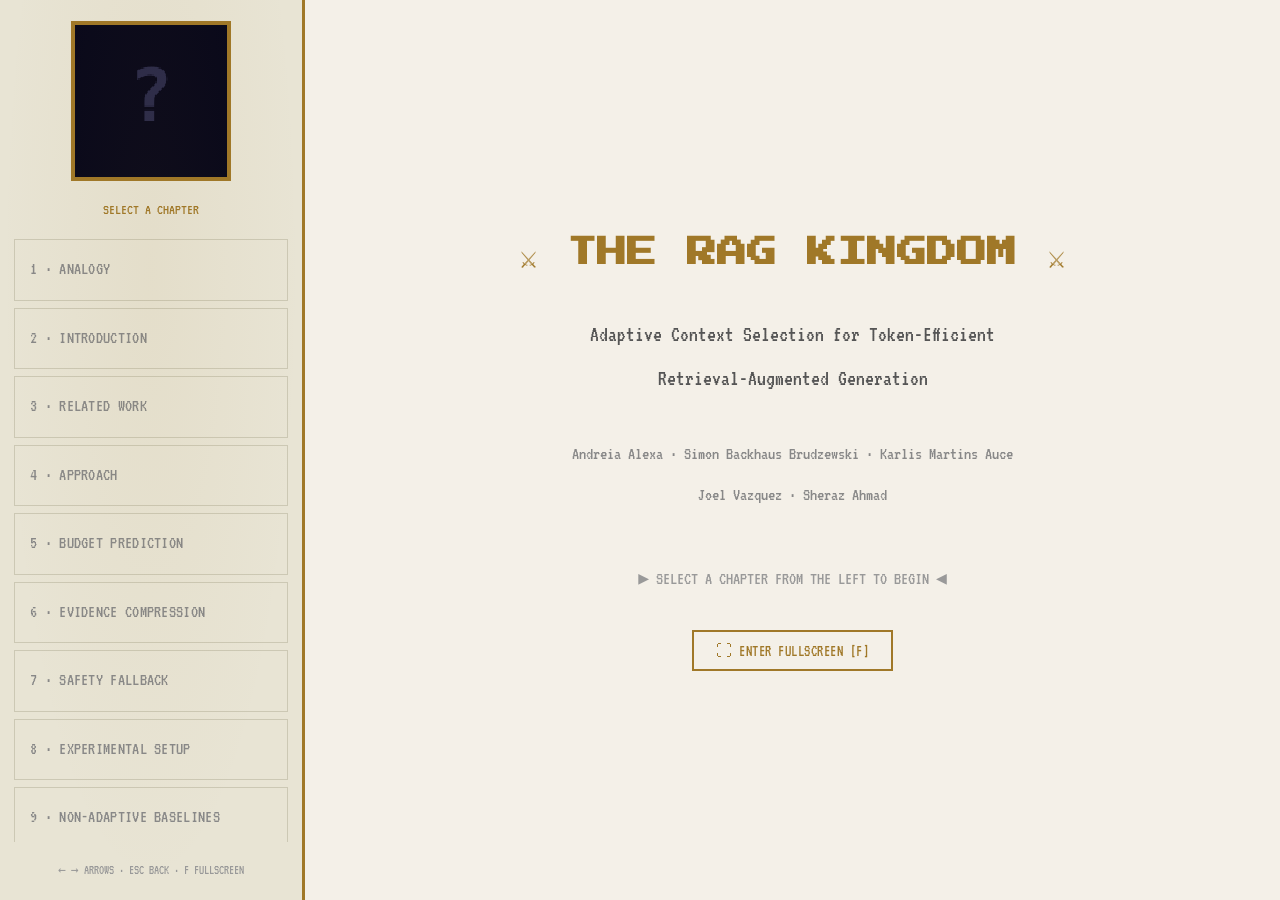
<file: docs/demo/rag_kingdom_updated_condensed-light.html>
<!DOCTYPE html>
<html lang="en">
<head>
<meta charset="UTF-8">
<meta name="viewport" content="width=device-width, initial-scale=1.0">
<title>The RAG Kingdom — Adaptive Context Selection</title>
<link href="https://fonts.googleapis.com/css2?family=Press+Start+2P&family=VT323&display=swap" rel="stylesheet">
<style>
*, *::before, *::after { box-sizing: border-box; margin: 0; padding: 0; }
:root {
  --gold:  #a07828;
  --sky:   #f4f0e8;
  --panel: #ebe7d8;
  --text:  #1a1a2e;
  --dim:   #777;
  --col:   #a07828;
}
html, body {
  width: 100%; height: 100%;
  background: var(--sky);
  font-family: 'VT323', monospace;
  color: var(--text);
  overflow: hidden;
}

/* scanline overlay removed */

/* ── Root layout: sidebar + main ── */
#app {
  display: flex;
  height: 100vh;
  width: 100vw;
}

/* ── LEFT SIDEBAR ── */
#sidebar {
  width: 305px;
  flex-shrink: 0;
  background: #e8e4d4;
  border-right: 3px solid var(--col);
  display: flex;
  flex-direction: column;
  align-items: center;
  padding: 22px 14px 16px;
  gap: 16px;
  transition: border-color .3s;
  position: relative;
  overflow: hidden;
}
#sidebar::before {
  content: '';
  position: absolute;
  inset: 0;
  background: radial-gradient(ellipse at 50% 30%, rgba(160,120,40,.06) 0%, transparent 70%);
  pointer-events: none;
}

/* portrait */
#portrait-canvas {
  width: 158px; height: 158px;
  border: 3px solid var(--col);
  background: #ddd8c4;
  image-rendering: pixelated;
  box-shadow: inset 0 0 10px rgba(0,0,0,.15), 0 0 0 1px var(--col);
  transition: border-color .3s, box-shadow .3s;
  flex-shrink: 0;
}
#portrait-label {
  font-size: 15px;
  color: var(--col);
  text-align: center;
  line-height: 1.8;
  transition: color .3s;
  max-width: 230px;
}

/* nav list */
#nav-list {
  width: 100%;
  display: flex;
  flex-direction: column;
  gap: 7px;
  flex: 1;
  overflow-y: auto;
  scrollbar-width: none;
}
#nav-list::-webkit-scrollbar { display: none; }

.nav-item {
  width: 100%;
  background: transparent;
  border: 1px solid #ccc8b4;
  color: #888;
  font-family: 'VT323', monospace;
  font-size: 18px;
  padding: 14px 15px;
  text-align: left;
  cursor: pointer;
  transition: background .12s, color .12s, border-color .12s;
  line-height: 1.75;
  letter-spacing: .3px;
}
.nav-item:hover { background: rgba(0,0,0,.05); color: #444; border-color: #aaa; }
.nav-item.active { background: rgba(160,120,40,.12); color: var(--col); border-color: var(--col); }

#sidebar-footer {
  font-size: 13px;
  color: #999;
  text-align: center;
  line-height: 2;
}

/* ── MAIN CONTENT AREA ── */
#main {
  flex: 1;
  display: flex;
  flex-direction: column;
  min-width: 0;
  position: relative;
  background: var(--sky);
}

/* background star field */
#stars-bg {
  position: absolute;
  inset: 0;
  pointer-events: none;
  z-index: 0;
  overflow: hidden;
}
.star {
  position: absolute; background: #c8c0a8; border-radius: 50%;
  animation: twinkle var(--dur, 3s) ease-in-out infinite var(--del, 0s);
}
@keyframes twinkle {
  0%,100%{opacity:.7;transform:scale(1)}
  50%{opacity:.1;transform:scale(.5)}
}

/* top bar */
#topbar {
  position: relative; z-index: 2;
  height: 54px;
  background: rgba(232,228,212,.97);
  border-bottom: 2px solid var(--col);
  display: flex;
  align-items: center;
  padding: 0 34px;
  gap: 10px;
  flex-shrink: 0;
}
#topbar .title-main {
  font-family: 'Press Start 2P', monospace;
  font-size: 8.5px;
  color: var(--col);
  text-shadow: none;
  letter-spacing: 1px;
}
#topbar .title-sub {
  font-size: 17px;
  color: #888;
  margin-left: auto;
}

/* content box */
#content-box {
  position: relative; z-index: 2;
  flex: 1;
  width: min(1380px, calc(100% - 96px));
  margin: 0 auto;
  display: flex;
  flex-direction: column;
  justify-content: flex-start;
  padding: 28px 0 20px;
  gap: 16px;
  min-height: 0;
}

#section-title {
  font-size: 32px;
  color: var(--col);
  text-shadow: none;
  border-bottom: 1px solid rgba(160,120,40,.3);
  padding-bottom: 14px;
  transition: color .3s, border-color .3s;
  letter-spacing: .5px;
  line-height: 1.6;
}

#slide-text {
  font-size: 24px;
  line-height: 1.85;
  color: var(--text);
  flex: 1;
  overflow: auto;
  position: relative;
  display: block;
  padding-top: 6px;
  scrollbar-width: thin;
  scrollbar-color: var(--col) #e8e4d4;
}
#slide-text .slide-inner {
  width: 100%;
  animation: fadeIn .22s ease-out;
}
.slide-para {
  margin-bottom: 14px;
  line-height: 1.85;
}
.slide-block {
  margin-bottom: 28px;
}
.slide-para:last-child, .slide-block:last-child { margin-bottom: 0; }
#slide-text::-webkit-scrollbar { width: 8px; height: 8px; }
#slide-text::-webkit-scrollbar-thumb { background: var(--col); }
#slide-text::-webkit-scrollbar-track { background: #e8e4d4; }
#slide-text .kicker {
  display: block;
  color: var(--col);
  font-size: 26px;
  line-height: 2;
  margin-top: 14px;
  margin-bottom: 10px;
}
#slide-text .big-line {
  display: block;
  color: var(--col);
  font-size: 40px;
  line-height: 1.6;
  text-shadow: none;
  margin-bottom: 20px;
}
#slide-text .small {
  color: #888;
  font-size: 18px;
  line-height: 2.0;
}
#slide-text ul {
  list-style: none;
  padding: 0;
  margin: 0;
}
#slide-text li {
  margin-bottom: 10px;
}
#slide-text li::before {
  content: ">";
  color: var(--col);
  margin-right: 8px;
}
.pipeline-map {
  height: 500px;
  margin-top: 14px;
  position: relative;
}
.pipeline-step {
  border: 2px solid rgba(102,170,255,.45);
  background:
    linear-gradient(180deg, rgba(102,170,255,.13), rgba(255,255,255,.025)),
    rgba(10,10,30,.72);
  padding: 16px 18px;
  min-height: 104px;
  position: absolute;
  width: 30%;
  box-shadow: inset 0 0 18px rgba(0,0,0,.55), 0 0 16px rgba(102,170,255,.12);
  overflow: hidden;
}
.pipeline-step::before {
  content: "";
  position: absolute;
  inset: 8px auto auto 8px;
  width: 13px;
  height: 13px;
  border-style: solid;
  border-color: var(--col);
  border-width: 2px 0 0 2px;
  opacity: .6;
}
.pipeline-step::after {
  content: "";
  position: absolute;
  right: 9px;
  bottom: 9px;
  width: 10px;
  height: 10px;
  border-style: solid;
  border-color: var(--col);
  border-width: 0 2px 2px 0;
  opacity: .45;
}
.pipeline-step.p1 { left: 0; top: 0; }
.pipeline-step.p2 { left: 35%; top: 0; }
.pipeline-step.p3 { right: 0; top: 0; }
.pipeline-step.p4 { right: 0; top: 192px; }
.pipeline-step.p5 { left: 35%; top: 192px; }
.pipeline-step.p6 { left: 0; top: 192px; }
.pipeline-step.p7 { left: 0; top: 384px; }
.pipeline-step.p8 { left: 35%; top: 384px; }
.pipeline-step.p9 { right: 0; top: 384px; }
.pipeline-step.result {
  border-color: rgba(125,255,178,.5);
  background:
    linear-gradient(180deg, rgba(125,255,178,.10), rgba(255,255,255,.025)),
    rgba(10,10,30,.72);
}
.pipeline-step .num {
  display: block;
  color: var(--col);
  font-size: 7.6px;
  line-height: 1.8;
  margin-bottom: 6px;
  padding-left: 24px;
}
.pipeline-step .label {
  display: block;
  color: #f2f2f2;
  font-size: 12.2px;
  line-height: 1.75;
  margin-bottom: 8px;
}
.pipeline-step .desc {
  display: block;
  color: #aaa;
  font-size: 6.8px;
  line-height: 1.9;
}
.map-route {
  position: absolute;
  z-index: -1;
  border-color: rgba(102,170,255,.75);
  filter: drop-shadow(0 0 8px rgba(102,170,255,.35));
}
.map-route.h {
  height: 0;
  border-top: 3px dashed rgba(102,170,255,.75);
}
.map-route.v {
  width: 0;
  border-left: 3px dashed rgba(102,170,255,.75);
}
.map-route.green { border-color: rgba(125,255,178,.72); }
.r12 { left: 30%; top: 52px; width: 5%; }
.r23 { left: 65%; top: 52px; width: 5%; }
.r34 { right: 15%; top: 104px; height: 88px; }
.r45 { left: 65%; top: 244px; width: 5%; }
.r56 { left: 30%; top: 244px; width: 5%; }
.r67 { left: 15%; top: 296px; height: 88px; }
.r78 { left: 30%; top: 436px; width: 5%; }
.r89 { left: 65%; top: 436px; width: 5%; }
.result-table {
  width: 100%;
  border-collapse: collapse;
  font-size: 20px;
  line-height: 1.8;
  margin-top: 14px;
}
.result-table th,
.result-table td {
  border: 1px solid #ccc8b4;
  padding: 9px 18px;
  text-align: left;
  vertical-align: top;
}
.result-table th {
  color: var(--col);
  background: rgba(0,0,0,.04);
  font-weight: normal;
}
.result-table td.num { text-align: right; white-space: nowrap; }
.result-table .good { color: #5db88a; }
.result-table .warn { color: #c98844; }
.slide-note {
  margin-top: 12px;
  color: #777;
  font-size: 18px;
  line-height: 1.8;
}
.prompt-example {
  display: block;
  margin-top: 16px;
  color: #d8d8d8;
  font-size: 13.2px;
  line-height: 2.25;
  white-space: pre-wrap;
}
.cursor {
  display: inline-block;
  width: 10px; height: 2px;
  background: var(--col);
  margin-left: 3px;
  vertical-align: middle;
  animation: blink .7s step-start infinite;
  flex: 0 0 auto;
}
@keyframes blink { 0%,100%{opacity:1} 50%{opacity:0} }
@keyframes fadeIn {
  from { opacity: 0; transform: translateY(5px); }
  to   { opacity: 1; transform: translateY(0); }
}

/* bottom nav */
#bottom-nav {
  position: relative; z-index: 2;
  display: flex;
  align-items: center;
  gap: 10px;
  padding: 0 40px 20px;
  flex-shrink: 0;
}
.btn {
  background: transparent;
  color: var(--col);
  border: 2px solid var(--col);
  font-family: 'VT323', monospace;
  font-size: 16px;
  padding: 8px 16px;
  cursor: pointer;
  transition: background .12s, color .12s;
  letter-spacing: .5px;
}
.btn:hover:not(:disabled) { background: var(--col); color: #000; }
.btn:disabled { border-color: #ccc8b4; color: #bbb8a8; cursor: default; }

#slide-counter {
  font-size: 14px;
  color: var(--dim);
  flex: 1;
  text-align: center;
}

/* decorative corner brackets on content-box */
#content-box::before,
#content-box::after {
  content: '';
  position: absolute;
  width: 18px; height: 18px;
  border-color: var(--col);
  border-style: solid;
  opacity: .4;
  transition: border-color .3s;
}
#content-box::before { top: 18px; left: 28px; border-width: 2px 0 0 2px; }
#content-box::after  { bottom: 14px; right: 28px; border-width: 0 2px 2px 0; }

/* welcome screen */
#welcome {
  position: absolute; inset: 0; z-index: 5;
  background: var(--sky);
  display: flex;
  flex-direction: column;
  align-items: center;
  justify-content: center;
  gap: 34px;
  text-align: center;
  padding: 40px;
}
#welcome h1 { font-family: 'Press Start 2P', monospace; font-size: 30px; color: var(--gold); text-shadow: none; line-height: 1.65; }
#welcome p  { font-size: 22px; color: #555; line-height: 2.0; max-width: 900px; }
#welcome .hint { font-size: 18px; color: #999; animation: blink 1.5s step-start infinite; margin-top: 18px; }
#welcome .authors { font-size: 18px; color: #888; line-height: 2.25; }

@keyframes descAppear {
  from { opacity: 0; transform: translateY(10px); }
  to   { opacity: 1; transform: translateY(0); }
}

#deco-corner {
  position: absolute;
  bottom: 8px;
  right: 0;
  z-index: 3;
  pointer-events: none;
  display: none;
  flex-direction: column;
  align-items: center;
  gap: 4px;
  opacity: 0.72;
}
#deco-bubble {
  display: none;
  background: var(--sky);
  border: 2px solid var(--col);
  padding: 5px 11px;
  font-family: 'VT323', monospace;
  font-size: 20px;
  color: var(--text);
  white-space: nowrap;
  position: relative;
}
#deco-bubble::after {
  content: '';
  position: absolute;
  bottom: -9px;
  left: 50%;
  transform: translateX(-50%);
  border-left: 7px solid transparent;
  border-right: 7px solid transparent;
  border-top: 9px solid var(--col);
}
</style>
</head>
<body>
<div id="app">

  <!-- ── LEFT SIDEBAR ── -->
  <div id="sidebar">
    <canvas id="portrait-canvas" width="108" height="108"></canvas>
    <div id="portrait-label">SELECT A CHAPTER</div>
    <div id="nav-list"></div>
    <div id="sidebar-footer">← → ARROWS · ESC BACK · F FULLSCREEN</div>
  </div>

  <!-- ── MAIN ── -->
  <div id="main">
    <div id="stars-bg"></div>

    <!-- welcome screen shown on load -->
    <div id="welcome">
      <h1>⚔ THE RAG KINGDOM ⚔</h1>
      <p>Adaptive Context Selection for Token-Efficient<br>Retrieval-Augmented Generation</p>
      <div class="authors">
        Andreia Alexa · Simon Backhaus Brudzewski · Karlis Martins Auce<br>
        Joel Vazquez · Sheraz Ahmad
      </div>
      <div class="hint">▶ SELECT A CHAPTER FROM THE LEFT TO BEGIN ◀</div>
      <button class="btn" id="btn-fullscreen" onclick="toggleFullscreen()" style="margin-top:8px;font-size:16px;padding:10px 22px;">⛶ ENTER FULLSCREEN [F]</button>
    </div>

    <div id="topbar">
      <span class="title-main">⚔ THE RAG KINGDOM</span>
      <span class="title-sub">Adaptive Context Selection for Token-Efficient RAG</span>
    </div>

    <div id="content-box">
      <div id="section-title">—</div>
      <div id="slide-text"></div>
      <div id="deco-corner"><div id="deco-bubble"></div><canvas id="deco-canvas" width="90" height="90"></canvas></div>
    </div>

    <div id="bottom-nav">
      <button class="btn" id="btn-prev" onclick="navigate(-1)" disabled>◄ PREV</button>
      <span id="slide-counter">— / —</span>
      <button class="btn" id="btn-next" onclick="navigate(1)" disabled>NEXT ►</button>
    </div>
  </div>
</div>

<script>
// ── Pixel-art characters (24×24 grid, P=3 → 108×108 canvas) ──
const P = 2;
function r(ctx, x, y, w, h, c) {
  ctx.fillStyle = c;
  ctx.fillRect(x*P, y*P, w*P, h*P);
}

const CHARS = {
  bard(ctx) {
    r(ctx, 6,0, 12,1, '#aa1a1a');
    r(ctx, 5,1, 14,3, '#cc2222');
    r(ctx,18,0,  3,1, '#55cc33');
    r(ctx,19,1,  2,2, '#44aa22');
    r(ctx,20,2,  1,1, '#33881a');
    r(ctx, 4,2,  3,2, '#7a3c0a');
    r(ctx,17,2,  3,2, '#7a3c0a');
    r(ctx, 4,4,  2,1, '#7a3c0a');
    r(ctx,18,4,  2,1, '#7a3c0a');
    r(ctx, 5,4, 14,6, '#f4c4a0');
    r(ctx, 8,5,  2,2, '#4a2000');
    r(ctx,14,5,  2,2, '#4a2000');
    r(ctx, 9,5,  1,1, '#fff');
    r(ctx,15,5,  1,1, '#fff');
    r(ctx,11,7,  2,1, '#d4a080');
    r(ctx, 8,8,  2,1, '#cc5533');
    r(ctx,14,8,  2,1, '#cc5533');
    r(ctx,10,9,  4,1, '#cc5533');
    r(ctx, 6,9,  2,1, '#e8b090');
    r(ctx,16,9,  2,1, '#e8b090');
    r(ctx, 2,10, 20,10, '#2d6a2d');
    r(ctx,10,10,  4,2, '#f4c4a0');
    r(ctx, 3,15, 18,2, '#c8a000');
    r(ctx,10,15,  4,2, '#ffd700');
    r(ctx,18,11,  5,6, '#a06030');
    r(ctx,19,12,  3,4, '#c8904a');
    r(ctx,20,10,  2,2, '#5a2000');
    r(ctx, 5,20,  6,4, '#1a4a1a');
    r(ctx,13,20,  6,4, '#1a4a1a');
    r(ctx, 4,22,  7,2, '#3a1a00');
    r(ctx,13,22,  7,2, '#3a1a00');
  },
  scholar(ctx) {
    r(ctx, 7,0, 10,2, '#b0b0b0');
    r(ctx, 5,1, 14,2, '#b0b0b0');
    r(ctx, 4,2,  3,5, '#aaaaaa');
    r(ctx,17,2,  3,5, '#aaaaaa');
    r(ctx, 5,3, 14,7, '#e8b090');
    r(ctx, 7,5,  4,2, '#888');
    r(ctx,13,5,  4,2, '#888');
    r(ctx, 8,5,  2,2, '#c8e8ff');
    r(ctx,14,5,  2,2, '#c8e8ff');
    r(ctx,11,5,  2,1, '#aaa');
    r(ctx, 8,5,  2,1, '#2d2d2d');
    r(ctx,14,5,  2,1, '#2d2d2d');
    r(ctx,11,6,  2,2, '#d4a080');
    r(ctx, 5,9, 14,2, '#c0c0c0');
    r(ctx, 6,10, 12,2, '#d0d0d0');
    r(ctx, 8,11,  8,1, '#d8d8d8');
    r(ctx, 2,10, 20,13, '#1a2a6a');
    r(ctx, 8,10,  8,2, '#c8a000');
    r(ctx,11,10,  2,13, '#c8a000');
    r(ctx,18,12,  5,5, '#8B5A1A');
    r(ctx,18,12,  5,1, '#aa2222');
    r(ctx,18,13,  5,3, '#f0e8d0');
    r(ctx, 3,20, 18,3, '#131f52');
    r(ctx, 5,22,  5,2, '#0a0a2a');
    r(ctx,14,22,  5,2, '#0a0a2a');
  },
  alchemist(ctx) {
    r(ctx, 4,0, 16,3, '#1e0e00');
    r(ctx, 3,1,  3,3, '#2a1500');
    r(ctx,18,1,  3,3, '#2a1500');
    r(ctx, 5,2,  2,2, '#1e0e00');
    r(ctx,17,2,  2,2, '#1e0e00');
    r(ctx, 7,1,  4,2, '#3a7a3a');
    r(ctx,13,1,  4,2, '#3a7a3a');
    r(ctx, 9,1,  2,2, '#4a9a4a');
    r(ctx,14,1,  2,2, '#4a9a4a');
    r(ctx,11,2,  2,1, '#888');
    r(ctx, 5,4, 14,6, '#f0c090');
    r(ctx, 8,5,  2,2, '#2d7a00');
    r(ctx,14,5,  2,2, '#2d7a00');
    r(ctx, 9,5,  1,1, '#fff');
    r(ctx,15,5,  1,1, '#fff');
    r(ctx, 9,9,  5,1, '#cc5533');
    r(ctx,14,8,  2,1, '#cc5533');
    r(ctx,16,6,  1,2, '#c09070');
    r(ctx, 2,10, 20,12, '#8B5A1A');
    r(ctx, 7,11, 10,8, '#e8e0c0');
    r(ctx, 9,13,  2,2, '#4a9a3a');
    r(ctx,14,15,  2,2, '#aa3300');
    r(ctx,11,12,  1,1, '#3a3aaa');
    r(ctx, 3,17, 18,2, '#3a1a00');
    r(ctx,10,17,  4,2, '#c8a000');
    r(ctx,19,12,  4,1, '#888');
    r(ctx,20,13,  3,5, '#3a9a3a');
    r(ctx,19,14,  5,3, '#4aaa4a');
    r(ctx,20,17,  3,1, '#2a6a2a');
    r(ctx, 5,20,  6,4, '#6a3a10');
    r(ctx,13,20,  6,4, '#6a3a10');
    r(ctx, 4,22,  7,2, '#2a1000');
    r(ctx,13,22,  7,2, '#2a1000');
  },
  knight(ctx) {
    r(ctx, 9,0,  6,1, '#4444cc');
    r(ctx,10,1,  4,2, '#5555dd');
    r(ctx,11,2,  2,1, '#6666ee');
    r(ctx, 5,2, 14,2, '#c8c8c8');
    r(ctx, 4,3, 16,5, '#d0d0d0');
    r(ctx, 5,4, 14,4, '#c0c0c0');
    r(ctx, 7,4, 10,2, '#1a1a2a');
    r(ctx, 8,4,  3,1, '#4488ff');
    r(ctx,13,4,  3,1, '#4488ff');
    r(ctx, 7,7, 10,2, '#c8c8c8');
    r(ctx, 9,8,  6,2, '#b8b8b8');
    r(ctx, 2,10, 20,12, '#c0c0c0');
    r(ctx, 2,10, 20,1, '#4444cc');
    r(ctx,11,10,  2,12, '#4444cc');
    r(ctx, 1,10,  4,4, '#d0d0d0');
    r(ctx,19,10,  4,4, '#d0d0d0');
    r(ctx, 0,10,  3,8, '#4444cc');
    r(ctx, 0,12,  3,2, '#ffd700');
    r(ctx, 1,10,  1,8, '#ffd700');
    r(ctx,22,8,  2,14, '#c8c8c8');
    r(ctx,21,10,  4,1, '#ffd700');
    r(ctx, 5,22,  6,2, '#b0b0b0');
    r(ctx,13,22,  6,2, '#b0b0b0');
    r(ctx, 4,23,  8,1, '#c0c0c0');
    r(ctx,12,23,  8,1, '#c0c0c0');
  },
  sorceress(ctx) {
    r(ctx, 2,2,  4,20, '#d0d8f0');
    r(ctx,18,2,  4,20, '#d0d8f0');
    r(ctx, 3,2,  2,20, '#e0e8ff');
    r(ctx,19,2,  2,18, '#e0e8ff');
    r(ctx, 4,0, 16,3, '#d0d8f0');
    r(ctx, 5,1, 14,3, '#e0e8ff');
    r(ctx,10,0,  4,2, '#ffd700');
    r(ctx,11,0,  2,1, '#ff88aa');
    r(ctx, 5,3, 14,7, '#f4c4a0');
    r(ctx, 8,5,  2,2, '#7733cc');
    r(ctx,14,5,  2,2, '#7733cc');
    r(ctx, 9,5,  1,1, '#fff');
    r(ctx,15,5,  1,1, '#fff');
    r(ctx,11,7,  2,1, '#e0a888');
    r(ctx, 9,8,  2,1, '#cc7766');
    r(ctx,13,8,  2,1, '#cc7766');
    r(ctx,11,9,  2,1, '#dd8877');
    r(ctx, 4,10, 16,14, '#5b2d8e');
    r(ctx, 3,12, 18,10, '#6535a0');
    r(ctx, 8,10,  8,2, '#c8a000');
    r(ctx, 9,10,  6,1, '#ffd700');
    r(ctx, 6,14,  2,2, '#ffd700');
    r(ctx,16,13,  2,2, '#ffd700');
    r(ctx, 8,18,  2,2, '#ffd700');
    r(ctx,14,17,  2,2, '#c8a000');
    r(ctx, 1,6,  2,18, '#8b4513');
    r(ctx, 0,5,  4,2, '#ffd700');
    r(ctx, 1,4,  2,1, '#ff88ff');
    r(ctx, 4,22, 16,2, '#7b3dbe');
    r(ctx, 5,23, 14,1, '#c8a000');
  },
  ranger(ctx) {
    r(ctx, 6,0, 12,3, '#2f7d32');
    r(ctx, 4,2, 16,3, '#3f9d42');
    r(ctx, 8,0,  8,1, '#66cc66');
    r(ctx, 5,4, 14,6, '#d8a070');
    r(ctx, 7,5,  3,2, '#2b1a00');
    r(ctx,14,5,  3,2, '#2b1a00');
    r(ctx, 8,5,  1,1, '#fff');
    r(ctx,15,5,  1,1, '#fff');
    r(ctx,11,7,  2,1, '#b87850');
    r(ctx, 9,9,  6,1, '#7a2a1a');
    r(ctx, 3,10, 18,12, '#2e6b2e');
    r(ctx, 5,12, 14,2, '#4a8f35');
    r(ctx, 9,10,  6,3, '#d8a070');
    r(ctx, 2,12,  3,8, '#8b5a2b');
    r(ctx,19,11,  2,12, '#c48a3a');
    r(ctx,20,10,  1,2, '#f4d060');
    r(ctx,21,9,   1,1, '#f4d060');
    r(ctx, 6,20,  5,4, '#1c4b1c');
    r(ctx,13,20,  5,4, '#1c4b1c');
    r(ctx, 5,23,  7,1, '#4b2a12');
    r(ctx,13,23,  7,1, '#4b2a12');
  },
  cartographer(ctx) {
    r(ctx, 5,1, 14,3, '#8b5a2b');
    r(ctx, 4,3, 16,2, '#a66a2a');
    r(ctx, 6,4, 12,6, '#e0b080');
    r(ctx, 8,5,  2,2, '#1e1e1e');
    r(ctx,14,5,  2,2, '#1e1e1e');
    r(ctx, 9,5,  1,1, '#fff');
    r(ctx,15,5,  1,1, '#fff');
    r(ctx,11,7,  2,1, '#c48a70');
    r(ctx, 9,9,  6,1, '#7a3322');
    r(ctx, 2,10, 20,13, '#244b7a');
    r(ctx, 5,11, 14,9, '#e4d6a7');
    r(ctx, 6,12, 12,1, '#a88f55');
    r(ctx, 6,15, 12,1, '#a88f55');
    r(ctx, 6,18, 12,1, '#a88f55');
    r(ctx, 8,13,  2,2, '#44aa66');
    r(ctx,14,16,  3,2, '#4488cc');
    r(ctx,11,14,  1,5, '#cc8844');
    r(ctx, 2,13,  4,3, '#244b7a');
    r(ctx,18,12,  5,4, '#b8874d');
    r(ctx, 6,22,  5,2, '#1b3152');
    r(ctx,13,22,  5,2, '#1b3152');
  },
  oracle(ctx) {
    r(ctx, 4,0, 16,4, '#202060');
    r(ctx, 6,1, 12,3, '#303090');
    r(ctx,10,0,  4,2, '#ffd700');
    r(ctx, 5,4, 14,6, '#f0c098');
    r(ctx, 7,5,  4,2, '#222255');
    r(ctx,13,5,  4,2, '#222255');
    r(ctx, 8,5,  2,2, '#b8ffff');
    r(ctx,14,5,  2,2, '#b8ffff');
    r(ctx,11,7,  2,1, '#d8a078');
    r(ctx, 9,9,  6,1, '#aa5566');
    r(ctx, 3,10, 18,14, '#2430a0');
    r(ctx, 5,12, 14,9, '#3038c0');
    r(ctx,11,10,  2,13, '#ffd700');
    r(ctx, 7,13,  2,2, '#ffd700');
    r(ctx,16,15,  2,2, '#ffd700');
    r(ctx, 9,18,  6,2, '#151550');
    r(ctx, 1,6,   2,17, '#6b3fb0');
    r(ctx, 0,5,   4,2, '#b8ffff');
    r(ctx, 1,4,   2,1, '#ffffff');
  },
  engineer(ctx) {
    r(ctx, 5,0, 14,4, '#6a6a6a');
    r(ctx, 4,2, 16,2, '#888888');
    r(ctx, 7,1,  3,2, '#ffcc33');
    r(ctx,14,1,  3,2, '#ffcc33');
    r(ctx, 5,4, 14,6, '#d89a72');
    r(ctx, 7,5,  4,2, '#333333');
    r(ctx,13,5,  4,2, '#333333');
    r(ctx, 8,5,  2,2, '#99ddff');
    r(ctx,14,5,  2,2, '#99ddff');
    r(ctx,11,7,  2,1, '#b87850');
    r(ctx, 9,9,  6,1, '#7a2a1a');
    r(ctx, 2,10, 20,12, '#5b5b5b');
    r(ctx, 4,12, 16,7, '#777777');
    r(ctx, 7,13,  3,3, '#ffcc33');
    r(ctx,14,13,  3,3, '#ffcc33');
    r(ctx,11,10,  2,12, '#ffcc33');
    r(ctx,20,11,  3,8, '#9a5a2a');
    r(ctx,21,10,  2,2, '#c0c0c0');
    r(ctx, 6,21,  5,3, '#3a3a3a');
    r(ctx,13,21,  5,3, '#3a3a3a');
  },
  cleric(ctx) {
    r(ctx, 7,0, 10,2, '#f2e8c8');
    r(ctx, 6,2, 12,3, '#e8d8a8');
    r(ctx, 5,4, 14,6, '#f0c090');
    r(ctx, 8,5,  2,2, '#3a2a1a');
    r(ctx,14,5,  2,2, '#3a2a1a');
    r(ctx, 9,5,  1,1, '#fff');
    r(ctx,15,5,  1,1, '#fff');
    r(ctx,11,7,  2,1, '#c09070');
    r(ctx, 9,9,  6,1, '#9a4a40');
    r(ctx, 3,10, 18,14, '#f0e8c8');
    r(ctx, 5,11, 14,11, '#fff2d0');
    r(ctx,11,10,  2,13, '#c8a000');
    r(ctx, 8,14,  8,2, '#c8a000');
    r(ctx, 2,12,  3,6, '#f0e8c8');
    r(ctx,19,12,  3,6, '#f0e8c8');
    r(ctx, 0,10,  2,13, '#8b6b2b');
    r(ctx, 0,9,   3,2, '#ffd700');
    r(ctx, 6,22,  5,2, '#d0c090');
    r(ctx,13,22,  5,2, '#d0c090');
  },
  merchant(ctx) {
    r(ctx, 5,0, 14,3, '#7a1a5a');
    r(ctx, 4,2, 16,3, '#9a2a7a');
    r(ctx, 8,1,  8,1, '#ffd700');
    r(ctx, 5,4, 14,6, '#e0a878');
    r(ctx, 8,5,  2,2, '#2a1600');
    r(ctx,14,5,  2,2, '#2a1600');
    r(ctx, 9,5,  1,1, '#fff');
    r(ctx,15,5,  1,1, '#fff');
    r(ctx,11,7,  2,1, '#c08868');
    r(ctx, 8,9,  8,1, '#7a2a1a');
    r(ctx, 2,10, 20,12, '#7a1a5a');
    r(ctx, 5,12, 14,4, '#9a2a7a');
    r(ctx, 6,16, 12,3, '#ffd700');
    r(ctx, 9,16,  2,3, '#fff0a0');
    r(ctx,14,16,  2,3, '#fff0a0');
    r(ctx,19,12,  4,6, '#8b5a2b');
    r(ctx,20,13,  2,4, '#c09050');
    r(ctx, 6,21,  5,3, '#4a1038');
    r(ctx,13,21,  5,3, '#4a1038');
  },
  scribe(ctx) {
    r(ctx, 6,0, 12,2, '#4a2a10');
    r(ctx, 5,2, 14,3, '#6a3a18');
    r(ctx, 4,4, 16,3, '#7a4a20');
    r(ctx, 5,4, 14,6, '#e8b080');
    r(ctx, 7,5,  4,2, '#303030');
    r(ctx,13,5,  4,2, '#303030');
    r(ctx, 8,5,  2,2, '#d8f0ff');
    r(ctx,14,5,  2,2, '#d8f0ff');
    r(ctx,11,7,  2,1, '#c08868');
    r(ctx, 9,9,  6,1, '#8a3a2a');
    r(ctx, 2,10, 20,13, '#5a3a20');
    r(ctx, 5,11, 14,9, '#f0e0b0');
    r(ctx, 6,12, 12,1, '#9a7a40');
    r(ctx, 6,14, 10,1, '#9a7a40');
    r(ctx, 6,16, 12,1, '#9a7a40');
    r(ctx, 6,18,  8,1, '#9a7a40');
    r(ctx,19,11,  4,2, '#d0d0d0');
    r(ctx,20,13,  2,7, '#f8f8f8');
    r(ctx, 6,22,  5,2, '#3a2412');
    r(ctx,13,22,  5,2, '#3a2412');
  },
  captain(ctx) {
    r(ctx, 5,0, 14,3, '#1f3f8f');
    r(ctx, 4,2, 16,2, '#2f5fbf');
    r(ctx,10,0,  4,2, '#ffd700');
    r(ctx, 5,4, 14,6, '#e0a878');
    r(ctx, 8,5,  2,2, '#1a1a1a');
    r(ctx,14,5,  2,2, '#1a1a1a');
    r(ctx, 9,5,  1,1, '#fff');
    r(ctx,15,5,  1,1, '#fff');
    r(ctx,11,7,  2,1, '#c08868');
    r(ctx, 8,9,  8,1, '#7a2a1a');
    r(ctx, 2,10, 20,12, '#1f3f8f');
    r(ctx, 4,12, 16,3, '#2f5fbf');
    r(ctx,11,10,  2,12, '#ffd700');
    r(ctx, 8,14,  8,2, '#ffd700');
    r(ctx,20,10,  3,10, '#c8c8c8');
    r(ctx,21,9,   2,2, '#ff6666');
    r(ctx, 6,21,  5,3, '#102452');
    r(ctx,13,21,  5,3, '#102452');
  },
  king(ctx) {
    r(ctx, 6,0, 12,3, '#ffd700');
    r(ctx, 5,2, 14,2, '#d8a000');
    r(ctx, 7,0,  2,2, '#ff4444');
    r(ctx,11,0,  2,2, '#44aaff');
    r(ctx,15,0,  2,2, '#44cc66');
    r(ctx, 4,3, 16,3, '#b8860b');
    r(ctx, 5,4, 14,6, '#f0c090');
    r(ctx, 8,5,  2,2, '#2a1600');
    r(ctx,14,5,  2,2, '#2a1600');
    r(ctx, 9,5,  1,1, '#fff');
    r(ctx,15,5,  1,1, '#fff');
    r(ctx,11,7,  2,1, '#d0a070');
    r(ctx, 8,9,  8,1, '#7a2a1a');
    r(ctx, 2,10, 20,13, '#7a1f8f');
    r(ctx, 4,11, 16,10, '#8f2fbf');
    r(ctx,11,10,  2,13, '#ffd700');
    r(ctx, 7,13, 10,2, '#ffd700');
    r(ctx, 3,10,  3,9, '#f0e0b0');
    r(ctx,18,10,  3,9, '#f0e0b0');
    r(ctx, 0,8,   2,16, '#8b5a2b');
    r(ctx, 0,7,   4,2, '#ffd700');
    r(ctx, 6,22,  5,2, '#4a1038');
    r(ctx,13,22,  5,2, '#4a1038');
  }
};


// ── Decorations ───────────────────────────────────────────────
const PD = 3;
function rd(ctx, x, y, w, h, c) { ctx.fillStyle = c; ctx.fillRect(x*PD, y*PD, w*PD, h*PD); }

const DECOS = {
  analogy(ctx) {
    ctx.save(); ctx.translate(30, 30); CHARS.bard(ctx); ctx.restore();
  },
  introduction(ctx) {
    ctx.save(); ctx.translate(30, 30); CHARS.bard(ctx); ctx.restore();
  },
  related(ctx) {
    // Open book
    rd(ctx, 0, 2,10,12,'#f0ead0'); rd(ctx,10, 2,10,12,'#ede7c7');
    rd(ctx, 9, 1, 2,13,'#7a4a20');
    rd(ctx, 0, 0,10, 1,'#8b5a2b'); rd(ctx,10, 0,10, 1,'#8b5a2b');
    rd(ctx, 0,14,20, 2,'#8b5a2b');
    rd(ctx, 1, 4, 7, 1,'#bbb8a0'); rd(ctx, 1, 6, 8, 1,'#bbb8a0');
    rd(ctx, 1, 8, 6, 1,'#bbb8a0'); rd(ctx, 1,10, 7, 1,'#bbb8a0');
    rd(ctx,12, 4, 7, 1,'#bbb8a0'); rd(ctx,11, 6, 8, 1,'#bbb8a0');
    rd(ctx,12, 8, 6, 1,'#bbb8a0'); rd(ctx,11,10, 7, 1,'#bbb8a0');
    rd(ctx,16, 0, 2, 6,'#c9a84c');
  },
  approach(ctx) {
    // Two potion bottles
    rd(ctx, 2, 0, 2, 1,'#5a3a10'); rd(ctx, 2, 1, 2, 3,'#3a8a3a');
    rd(ctx, 0, 4, 6, 9,'#2d6a2d'); rd(ctx, 1, 8, 4, 4,'#cc2222');
    rd(ctx, 1, 5, 1, 2,'#88cc88'); rd(ctx, 4, 9, 1, 1,'#ff8888');
    rd(ctx,12, 0, 2, 1,'#5a3a10'); rd(ctx,12, 1, 2, 3,'#2255aa');
    rd(ctx,10, 4, 6, 9,'#1a4488'); rd(ctx,11, 8, 4, 4,'#44aaff');
    rd(ctx,11, 5, 1, 2,'#88aadd'); rd(ctx,14, 9, 1, 1,'#99ddff');
  },
  budget(ctx) {
    // Rolled scroll
    rd(ctx, 0, 4, 2, 8,'#8b5a2b'); rd(ctx,16, 4, 2, 8,'#8b5a2b');
    rd(ctx, 2, 3,14, 1,'#a07828'); rd(ctx, 2,12,14, 1,'#a07828');
    rd(ctx, 2, 4,14, 8,'#f0ead0');
    rd(ctx, 4, 5, 8, 1,'#aaa898'); rd(ctx, 3, 7,10, 1,'#aaa898');
    rd(ctx, 4, 9, 7, 1,'#aaa898'); rd(ctx, 3,11, 9, 1,'#aaa898');
    rd(ctx,19, 0, 2,18,'#8b5a2b'); rd(ctx,20, 1, 1,16,'#f0ead0');
  },
  compression(ctx) {
    // Arrow pointing right
    rd(ctx, 0, 6,15, 3,'#5a3a10');
    rd(ctx,12, 3, 5, 9,'#5a3a10'); rd(ctx,15, 5, 3, 5,'#8b5a2b');
    rd(ctx, 0, 4, 4, 2,'#5a3a10'); rd(ctx, 0,10, 4, 2,'#5a3a10');
    // Arrow pointing up
    rd(ctx,22, 2, 3,18,'#7a4a20');
    rd(ctx,19, 2, 9, 3,'#7a4a20'); rd(ctx,21, 5, 5, 3,'#8b5a2b');
    rd(ctx,21,20, 1, 2,'#5a3a10'); rd(ctx,24,20, 1, 2,'#5a3a10');
  },
  fallback(ctx) {
    // Three stars
    rd(ctx, 9, 5, 2,10,'#c9a84c'); rd(ctx, 5, 9,10, 2,'#c9a84c');
    rd(ctx, 7, 7, 2, 2,'#c9a84c'); rd(ctx,11, 7, 2, 2,'#c9a84c');
    rd(ctx, 7,11, 2, 2,'#c9a84c'); rd(ctx,11,11, 2, 2,'#c9a84c');
    rd(ctx, 9, 9, 2, 2,'#ffd700');
    rd(ctx,20, 1, 1, 5,'#c9a84c'); rd(ctx,18, 3, 5, 1,'#c9a84c');
    rd(ctx, 1,22, 1, 4,'#a07828'); rd(ctx, 0,24, 3, 1,'#a07828');
  },
  setup(ctx) {
    // Compass rose
    rd(ctx, 9, 0, 2, 7,'#c9a84c'); rd(ctx, 7, 0, 6, 3,'#c9a84c');
    rd(ctx, 9,14, 2, 7,'#a07828'); rd(ctx, 7,18, 6, 2,'#a07828');
    rd(ctx, 0, 9, 7, 2,'#a07828'); rd(ctx, 0, 7, 3, 6,'#a07828');
    rd(ctx,14, 9, 7, 2,'#c9a84c'); rd(ctx,18, 7, 3, 6,'#c9a84c');
    rd(ctx, 8, 8, 4, 4,'#5a3a10'); rd(ctx, 9, 9, 2, 2,'#c9a84c');
    rd(ctx, 4, 3, 3, 3,'#d0b86a'); rd(ctx,14, 3, 3, 3,'#d0b86a');
    rd(ctx, 4,15, 3, 3,'#d0b86a'); rd(ctx,14,15, 3, 3,'#d0b86a');
  },
  results(ctx) {
    // Sword + shield
    rd(ctx, 5, 0, 2,15,'#c8c8c8'); rd(ctx, 6, 1, 1,12,'#e8e8e8');
    rd(ctx, 1,14,10, 2,'#c9a84c'); rd(ctx, 5,16, 2, 8,'#8b5a2b');
    rd(ctx, 4,24, 4, 2,'#5a3a10');
    rd(ctx,14, 1, 9,11,'#1a3a8a'); rd(ctx,13, 3,11, 7,'#1a3a8a');
    rd(ctx,15,12, 7, 4,'#1a3a8a'); rd(ctx,17,16, 3, 3,'#1a3a8a'); rd(ctx,18,19, 1, 1,'#1a3a8a');
    rd(ctx,14, 1, 9, 1,'#c9a84c'); rd(ctx,13, 3, 1,13,'#c9a84c'); rd(ctx,22, 3, 1,13,'#c9a84c');
    rd(ctx,17, 3, 2,17,'#c9a84c'); rd(ctx,13, 8,10, 2,'#c9a84c');
  },
  analysis(ctx) {
    // Crystal ball on stand
    rd(ctx, 6,21, 8, 2,'#5a3a10'); rd(ctx, 8,18, 4, 3,'#7a4a20'); rd(ctx, 6,15, 8, 3,'#8b5a2b');
    rd(ctx, 4, 1,12, 2,'#c8d8f0'); rd(ctx, 2, 3,16, 2,'#c8d8f0');
    rd(ctx, 1, 5,18, 8,'#c8d8f0'); rd(ctx, 2,13,16, 2,'#c8d8f0'); rd(ctx, 4,15,12, 1,'#c8d8f0');
    rd(ctx, 5, 3,10,10,'#d8eaff'); rd(ctx, 6, 5, 8, 7,'#e4f0ff');
    rd(ctx, 9, 6, 2, 6,'#6688cc'); rd(ctx, 7, 8, 6, 2,'#6688cc');
    rd(ctx, 3, 3, 2, 3,'#ffffff');
  },
  ablation(ctx) {
    // Gear/cog
    rd(ctx, 8, 0, 4, 5,'#888888'); rd(ctx, 8,15, 4, 5,'#888888');
    rd(ctx, 0, 8, 5, 4,'#888888'); rd(ctx,15, 8, 5, 4,'#888888');
    rd(ctx, 2, 2, 4, 4,'#888888'); rd(ctx,14, 2, 4, 4,'#888888');
    rd(ctx, 2,14, 4, 4,'#888888'); rd(ctx,14,14, 4, 4,'#888888');
    rd(ctx, 5, 5,10,10,'#777777'); rd(ctx, 6, 6, 8, 8,'#999999');
    rd(ctx, 8, 8, 4, 4,'#bbbbbb'); rd(ctx, 9, 9, 2, 2,'#ddd8c4');
  },
  annotation(ctx) {
    // Quill + ink pot
    rd(ctx, 0,13, 3, 3,'#2a2a2a'); rd(ctx, 1,11, 2, 2,'#555');
    rd(ctx, 2, 9, 2, 3,'#f5f0e0'); rd(ctx, 3, 7, 2, 3,'#eee8d0');
    rd(ctx, 4, 5, 3, 3,'#e0d8b8'); rd(ctx, 5, 3, 4, 3,'#d8d0a8');
    rd(ctx, 7, 1, 5, 3,'#ccc888'); rd(ctx, 9, 0, 4, 2,'#bbb870');
    rd(ctx, 1,15, 2, 1,'#1a1a2e');
    rd(ctx,13, 7, 2, 1,'#666'); rd(ctx,12, 8, 4, 1,'#555'); rd(ctx,11, 9, 6, 1,'#444');
    rd(ctx,10,10, 8, 6,'#2a2a2a'); rd(ctx,11,11, 6, 4,'#1a1a2e');
    rd(ctx,10,16, 8, 1,'#2a2a2a');
  },
  conclusion(ctx) {
    // Heraldic shield
    rd(ctx, 1, 0,18,13,'#1a3a8a'); rd(ctx, 0, 2,20, 9,'#1a3a8a');
    rd(ctx, 3,13,14, 5,'#1a3a8a'); rd(ctx, 6,18, 8, 3,'#1a3a8a'); rd(ctx, 9,21, 2, 2,'#1a3a8a');
    rd(ctx, 9, 1, 2,22,'#c9a84c'); rd(ctx, 1, 8,18, 2,'#c9a84c');
    rd(ctx, 1, 0,18, 1,'#c9a84c'); rd(ctx, 0, 2, 1,11,'#c9a84c'); rd(ctx,19, 2, 1,11,'#c9a84c');
    rd(ctx, 3,13, 1, 5,'#c9a84c'); rd(ctx,16,13, 1, 5,'#c9a84c');
    rd(ctx, 6,18, 1, 3,'#c9a84c'); rd(ctx,13,18, 1, 3,'#c9a84c');
  }
};

function drawDeco(sectionId) {
  const corner = document.getElementById('deco-corner');
  const bubble = document.getElementById('deco-bubble');
  const canvas = document.getElementById('deco-canvas');
  const ctx    = canvas.getContext('2d');
  ctx.clearRect(0, 0, 90, 90);
  bubble.style.display = 'none';
  corner.style.display = 'flex';
  if (DECOS[sectionId]) DECOS[sectionId](ctx);
  if (sectionId === 'analogy') {
    bubble.textContent = 'I KNOW NOT HOW TO READ!';
    bubble.style.display = 'block';
  } else if (sectionId === 'introduction') {
    bubble.textContent = 'HEAR YE, HEAR YE!';
    bubble.style.display = 'block';
  }
}

function drawCharacter(type) {
  const canvas = document.getElementById('portrait-canvas');
  const ctx = canvas.getContext('2d');
  ctx.clearRect(0, 0, 108, 108);
  ctx.fillStyle = '#111133';
  ctx.fillRect(0, 0, 108, 108);
  ctx.save();
  ctx.translate(30, 30);
  CHARS[type]?.(ctx);
  ctx.restore();
}

function drawIdle() {
  const canvas = document.getElementById('portrait-canvas');
  const ctx = canvas.getContext('2d');
  ctx.clearRect(0, 0, 108, 108);
  ctx.fillStyle = '#07071a';
  ctx.fillRect(0, 0, 108, 108);
  // question mark silhouette
  ctx.fillStyle = '#2a2a4a';
  ctx.font = 'bold 52px monospace';
  ctx.textAlign = 'center';
  ctx.textBaseline = 'middle';
  ctx.fillText('?', 54, 54);
}

// ── Section data ──────────────────────────────────────────────
const SECTIONS = [
  {
    id: 'analogy',
    nav: '1 · ANALOGY',
    name: 'ALDRIC THE HERALD',
    title: '1 · ANALOGY',
    char: 'bard',
    color: '#a07828',
    slides: [
      { html: `<span class="kicker">START WITH THE SIMPLE IDEA</span>
      <span class="big-line">How much do we need to read?</span>
      <p>Imagine Johan asks us a question for class, like why Euclidean distance might be used instead of cosine similarity.</p>
      <p>We find 10 possible articles, but we probably should not read every page first.</p>
      <p>We would start with the articles, paragraphs, or sentences that look most useful.</p>` }
    ]
  },
  {
    id: 'introduction',
    nav: '2 · INTRODUCTION',
    name: 'ALDRIC THE HERALD',
    title: '2 · INTRODUCTION',
    char: 'bard',
    color: '#a07828',
    slides: [
      { html: `<span class="kicker">THE PROBLEM WITH FIXED TOP-K RAG</span>
      <span class="big-line">RAG often reads too much.</span>
      <ul>
        <li>RAG systems often work like that: they retrieve documents, then send evidence to the language model.</li>
        <li>Many systems send the same fixed amount every time, for example the top-10 documents.</li>
        <li>But a simple question may need one sentence, while a multi-hop question may need several documents.</li>
        <li>Sending too much text costs more, is slower, and can distract the model.</li>
      </ul>` },
      { html: `<span class="kicker">RESEARCH QUESTION</span>
      <span class="big-line">How much evidence is enough?</span>
      <ul>
        <li>Once the same top-10 documents have been retrieved, can the system decide how much evidence is enough?</li>
        <li>We keep retrieval fixed. The only thing we change is what context enters the prompt.</li>
      </ul>` }
    ]
  },
  {
    id: 'related',
    nav: '3 · RELATED WORK',
    name: 'ORYN THE SCHOLAR',
    title: '3 · RELATED WORK',
    char: 'scholar',
    color: '#a07828',
    slides: [{ html: `<span class="kicker">ADAPTIVE RETRIEVAL</span>
      <ul>
        <li>FLARE retrieves iteratively only when the model expresses low confidence. Self-RAG uses learned reflection tokens to decide when to retrieve. Both require fine-tuning the generator — our method does not.</li>
        <li>Our method predicts context budget from retrieval-score features only, before any LLM call.</li>
      </ul>
      <span class="kicker">PROMPT COMPRESSION</span>
      <ul>
        <li>LLMLingua and Selective Context compress prompts using a second language model. RECOMP trains a summarisation model.</li>
        <li>Our n-gram neighbour selection is retrieval-side compression with no extra model calls.</li>
      </ul>
      <span class="kicker">CONTEXT RELEVANCE</span>
      <ul>
        <li>Shi et al. (2023) show that irrelevant context actively degrades LLM output — especially in smaller models.</li>
        <li>We operationalise this finding: instead of compressing after retrieval, we limit what enters the prompt in the first place.</li>
      </ul>` }]
  },
  {
    id: 'approach',
    nav: '4 · APPROACH',
    name: 'THALRIC THE ALCHEMIST',
    title: '4 · APPROACH',
    char: 'alchemist',
    color: '#a07828',
    slides: [{ html: `<span class="big-line">Send useful evidence first.<br>Ask for more only when needed.</span>
      <span class="kicker">WHAT SAFE ADAPTIVE DOES</span>
      <ul>
        <li>Every method starts with the same top-10 retrieved documents.</li>
        <li>Safe Adaptive decides how many of those documents should enter the prompt.</li>
        <li>It can also compress documents into the most useful evidence spans.</li>
        <li>If the first answer looks risky, it expands and gives the model more context.</li>
      </ul>
      <span class="kicker">MAIN IDEA</span>
      <ul>
        <li>Easy questions stay cheap.</li>
        <li>Hard questions can still get more evidence.</li>
        <li>The system tries to save tokens without becoming overconfident.</li>
      </ul>` }]
  },
  {
    id: 'budget',
    nav: '5 · BUDGET PREDICTION',
    name: 'ORYN THE SCHOLAR',
    title: '5 · BUDGET PREDICTION',
    char: 'scholar',
    color: '#a07828',
    slides: [{ html: `<span class="kicker">FIRST DECISION</span>
      <ul>
        <li>Safe Adaptive looks only at retrieval signals before calling the LLM.</li>
        <li>It chooses a first document budget: 3, 5, 8, or 10 documents.</li>
      </ul>
      <span class="kicker">INTUITION</span>
      <ul>
        <li>If the top documents look clearly better, the answer may be concentrated in a small set.</li>
        <li>If many documents look similarly relevant, the evidence may be spread out.</li>
        <li>So the budget changes with the query instead of staying fixed for all questions.</li>
      </ul>` }]
  },
  {
    id: 'compression',
    nav: '6 · EVIDENCE COMPRESSION',
    name: 'MIRA THE RANGER',
    title: '6 · EVIDENCE COMPRESSION',
    char: 'ranger',
    color: '#a07828',
    slides: [{ html: `<span class="kicker">SECOND DECISION</span>
      <ul>
        <li>Each selected document is split into sentences.</li>
        <li>The system scores which sentences look most connected to the question.</li>
        <li>It keeps the best sentence plus nearby sentences.</li>
        <li>This makes the evidence shorter, but still readable.</li>
      </ul>
      <span class="kicker">WHY THIS MATTERS</span>
      <ul>
        <li>The LLM sees focused evidence instead of a full wall of text.</li>
        <li>No extra language model is needed for this compression.</li>
        <li>For short-answer tasks, the system keeps wider sentence coverage so exact names or short phrases are not lost.</li>
      </ul>` }]
  },
  {
    id: 'fallback',
    nav: '7 · SAFETY FALLBACK',
    name: 'LYARA THE SORCERESS',
    title: '7 · SAFETY FALLBACK',
    char: 'sorceress',
    color: '#a07828',
    slides: [{ html: `<span class="kicker">FINAL SAFETY CHECK</span>
      <ul>
        <li>First, the LLM answers with compact context.</li>
        <li>Then the system checks whether the answer looks unreliable.</li>
        <li>If the answer looks good, we stop there and save tokens.</li>
        <li>If the answer looks risky, we give the LLM more context and try again.</li>
      </ul>
      <span class="kicker">WHAT COUNTS AS RISKY?</span>
      <ul>
        <li>The answer is empty or extremely short.</li>
        <li>The model says the evidence is unclear or insufficient.</li>
        <li>The answer has weak grounding in the provided evidence.</li>
        <li>In our experiments, fallback is rare: only 0–5% of queries reach it.</li>
      </ul>` }]
  },
  {
    id: 'setup',
    nav: '8 · EXPERIMENTAL SETUP',
    name: 'NOMA THE CARTOGRAPHER',
    title: '8 · EXPERIMENTAL SETUP',
    char: 'cartographer',
    color: '#a07828',
    slides: [
      { html: `
        <div style="font-size:26px;color:var(--col);letter-spacing:1px;margin-bottom:8px;">DATASETS</div>
        <p style="font-size:17px;color:#777;margin-top:0;margin-bottom:14px;line-height:1.55;">Three retrieval tasks let us test different evidence needs, from compact fact claims to multi-hop questions.</p>
        <div style="display:grid;grid-template-columns:repeat(3,1fr);gap:10px;margin-bottom:20px;">
          <div style="border:2px solid var(--col);padding:13px 14px;border-top:5px solid #5db88a;">
            <div style="font-size:21px;color:#5db88a;margin-bottom:4px;">SCIFACT</div>
            <div style="font-size:16px;color:#555;line-height:1.45;">Biomedical claim verification</div>
            <div style="font-size:14px;color:#888;margin-top:5px;line-height:1.45;">Dense evidence · 1–2 sentence answers</div>
          </div>
          <div style="border:2px solid var(--col);padding:13px 14px;border-top:5px solid #c98844;">
            <div style="font-size:21px;color:#c98844;margin-bottom:4px;">HOTPOTQA</div>
            <div style="font-size:16px;color:#555;line-height:1.45;">Multi-hop question answering</div>
            <div style="font-size:14px;color:#888;margin-top:5px;line-height:1.45;">Requires two connected documents</div>
          </div>
          <div style="border:2px solid var(--col);padding:13px 14px;border-top:5px solid #6688cc;">
            <div style="font-size:21px;color:#6688cc;margin-bottom:4px;">BIOASQ</div>
            <div style="font-size:16px;color:#555;line-height:1.45;">Biomedical factoid QA</div>
            <div style="font-size:14px;color:#888;margin-top:5px;line-height:1.45;">Short answer · scattered abstracts</div>
          </div>
        </div>
        <div style="height:1px;background:rgba(160,120,40,.35);margin:0 0 16px;"></div>
        <div style="font-size:26px;color:var(--col);letter-spacing:1px;margin-bottom:8px;">MODELS</div>
        <div style="display:grid;grid-template-columns:1fr 1fr;gap:16px;">
          <div style="background:rgba(160,120,40,.06);border:1px solid var(--col);padding:20px 20px;text-align:center;">
            <div style="font-size:25px;color:var(--col);margin-bottom:6px;">Mistral 7B</div>
            <div style="font-size:16px;color:#777;line-height:1.45;">local · Ollama · small model</div>
            <div style="font-size:14px;color:#999;margin-top:5px;line-height:1.45;">Tests context pressure on a lightweight model</div>
          </div>
          <div style="background:rgba(160,120,40,.06);border:1px solid var(--col);padding:20px 20px;text-align:center;">
            <div style="font-size:25px;color:var(--col);margin-bottom:6px;">Llama 70B</div>
            <div style="font-size:16px;color:#777;line-height:1.45;">hosted API · large model</div>
            <div style="font-size:14px;color:#999;margin-top:5px;line-height:1.45;">Checks whether gains hold with a stronger model</div>
          </div>
        </div>` },
      { html: `
        <span class="big-line" style="font-size:36px;">Evaluation Metrics</span>
        <p style="font-size:20px;color:#777;margin-top:2px;margin-bottom:20px;line-height:1.55;"><b style="color:var(--col);">50</b> dev queries per dataset for calibration &nbsp;·&nbsp; <b style="color:var(--col);">100</b> held-out queries per dataset for final evaluation.</p>
        <div style="font-size:20px;color:var(--col);letter-spacing:1px;margin-bottom:10px;">QUALITY</div>
        <div style="display:grid;grid-template-columns:repeat(4,1fr);gap:12px;margin-bottom:20px;">
          <div style="border:1px solid var(--col);border-radius:8px;padding:18px 16px;background:rgba(160,120,40,.04);min-height:128px;">
            <div style="font-size:23px;color:var(--col);margin-bottom:9px;">F1</div>
            <div style="font-size:16px;color:#777;line-height:1.5;">Word-overlap between answer and reference.</div>
          </div>
          <div style="border:1px solid var(--col);border-radius:8px;padding:18px 16px;background:rgba(160,120,40,.04);min-height:128px;">
            <div style="font-size:23px;color:var(--col);margin-bottom:9px;">Semantic</div>
            <div style="font-size:16px;color:#777;line-height:1.5;">Embedding similarity; catches correct paraphrases.</div>
          </div>
          <div style="border:1px solid var(--col);border-radius:8px;padding:18px 16px;background:rgba(160,120,40,.04);min-height:128px;">
            <div style="font-size:23px;color:var(--col);margin-bottom:9px;">nDCG@10</div>
            <div style="font-size:16px;color:#777;line-height:1.5;">Whether relevant documents rank high.</div>
          </div>
          <div style="border:1px solid var(--col);border-radius:8px;padding:18px 16px;background:rgba(160,120,40,.04);min-height:128px;">
            <div style="font-size:23px;color:var(--col);margin-bottom:9px;">Answer Coverage</div>
            <div style="font-size:16px;color:#777;line-height:1.5;">Reference vocabulary covered in long answers.</div>
          </div>
        </div>
        <div style="height:1px;background:rgba(160,120,40,.35);margin:0 0 18px;"></div>
        <div style="font-size:20px;color:var(--col);letter-spacing:1px;margin-bottom:10px;">EFFICIENCY &amp; RELIABILITY</div>
        <div style="display:grid;grid-template-columns:1fr 1fr;gap:16px;">
          <div style="border:2px solid var(--col);border-radius:8px;padding:22px 24px;background:rgba(160,120,40,.04);min-height:132px;">
            <div style="font-size:26px;color:var(--col);margin-bottom:10px;">Token Reduction %</div>
            <div style="font-size:17px;color:#555;line-height:1.55;">Context tokens used by Safe Adaptive compared to Fixed Top-10. This is the core efficiency measure.</div>
          </div>
          <div style="border:2px solid var(--col);border-radius:8px;padding:22px 24px;background:rgba(160,120,40,.04);min-height:132px;">
            <div style="font-size:26px;color:var(--col);margin-bottom:10px;">Fallback Rate</div>
            <div style="font-size:17px;color:#555;line-height:1.55;">Share of queries expanded to full Top-10. Low fallback shows savings are real, not just delayed.</div>
          </div>
        </div>` },
      { html: `
        <span class="big-line" style="font-size:36px;">Strategy Flow</span>
        <p style="font-size:20px;color:#777;margin-top:2px;margin-bottom:20px;line-height:1.55;">All main methods use the same <b style="color:var(--col);">TF-IDF top-10</b> candidate list. What changes is the amount of context sent to the LLM.</p>
        <div style="display:grid;grid-template-columns:1fr 1fr;column-gap:70px;align-items:center;margin-bottom:20px;position:relative;">
          <div style="position:absolute;left:50%;top:50%;transform:translate(-50%,-50%);font-size:36px;color:var(--col);background:var(--sky);padding:0 10px;z-index:1;">→</div>
          <div style="border:2px solid var(--col);border-radius:8px;background:rgba(160,120,40,.05);padding:18px 22px;text-align:center;min-height:72px;display:flex;align-items:center;justify-content:center;">
            <div style="font-size:27px;color:var(--col);">Question</div>
          </div>
          <div style="border:2px solid var(--col);border-radius:8px;background:rgba(160,120,40,.05);padding:18px 22px;text-align:center;min-height:72px;display:flex;align-items:center;justify-content:center;">
            <div style="font-size:27px;color:var(--col);">TF-IDF retrieves top-10 documents</div>
          </div>
        </div>
        <div style="display:grid;grid-template-columns:1fr 1fr;gap:16px;align-items:stretch;">
          <div style="border:1px solid #bbb;border-radius:8px;padding:16px 18px;background:rgba(0,0,0,.02);min-height:118px;">
            <div style="display:grid;grid-template-columns:156px 34px 1fr;gap:10px;align-items:center;height:100%;">
              <div style="font-size:23px;color:#777;text-align:center;">No Retrieval</div>
              <div style="font-size:26px;color:#aaa;text-align:center;">→</div>
              <div style="font-size:17px;color:#777;line-height:1.48;">Ignore retrieved docs<br><span style="color:#999;">closed-book answer</span></div>
            </div>
          </div>
          <div style="border:1px solid var(--col);border-radius:8px;padding:16px 18px;background:rgba(160,120,40,.03);min-height:118px;">
            <div style="display:grid;grid-template-columns:156px 34px 1fr;gap:10px;align-items:center;height:100%;">
              <div style="font-size:23px;color:var(--col);text-align:center;">Fixed Top-K</div>
              <div style="font-size:26px;color:var(--col);text-align:center;">→</div>
              <div style="font-size:17px;color:#555;line-height:1.48;">Always send first K full docs<br><span style="color:#777;">K = 3, 5, 7, or 10</span></div>
            </div>
          </div>
          <div style="border:1px solid #6688cc;border-radius:8px;padding:16px 18px;background:rgba(102,136,204,.05);min-height:118px;">
            <div style="display:grid;grid-template-columns:156px 34px 1fr;gap:10px;align-items:center;height:100%;">
              <div style="font-size:23px;color:#6688cc;text-align:center;">Heuristic</div>
              <div style="font-size:26px;color:#6688cc;text-align:center;">→</div>
              <div style="font-size:15px;color:#555;line-height:1.38;">
                1. If rank-3 gap is large and query is short, use 3 docs<br>
                2. Else if rank-5 gap is large, use 5 docs<br>
                <span style="color:#777;">Otherwise use full docs; no fallback</span>
              </div>
            </div>
          </div>
          <div style="border:2px solid #5db88a;border-radius:8px;padding:16px 18px;background:rgba(93,184,138,.07);min-height:118px;">
            <div style="display:grid;grid-template-columns:156px 34px 1fr;gap:10px;align-items:center;height:100%;">
              <div style="font-size:23px;color:#5db88a;font-weight:bold;text-align:center;">Safe Adaptive</div>
              <div style="font-size:26px;color:#5db88a;text-align:center;">→</div>
              <div style="font-size:17px;color:#555;line-height:1.48;">Predict budget + compress evidence<br><span style="color:#5db88a;">fallback to Top-10 only if risky</span></div>
            </div>
          </div>
        </div>
        <div style="margin-top:18px;font-size:17px;color:#777;line-height:1.55;border-left:3px solid var(--col);padding:12px 14px;background:rgba(160,120,40,.05);">Cross-encoder reranking is tested later as a retrieval-quality check: TF-IDF still finds candidates first, then the cross-encoder reorders them.</div>` }
    ]
  },
  {
    id: 'non_adaptive',
    nav: '9 · NON-ADAPTIVE BASELINES',
    name: 'VALE THE CAPTAIN',
    title: '9 · NON-ADAPTIVE BASELINES',
    char: 'captain',
    color: '#a07828',
    slides: [
      { html: `
        <span class="big-line" style="font-size:28px;">Fixed Top-K</span>
        <div style="font-size:17px;color:#666;line-height:1.6;margin-top:6px;margin-bottom:10px;padding:8px 14px;border-left:3px solid var(--col);background:rgba(160,120,40,.05);">Always sends exactly K documents regardless of the query — hardcoded, not learned. We test K = 3, 5, 7, 10.</div>
        <div style="font-size:19px;color:var(--text);margin-bottom:16px;">Fixed Top-10 is our main expensive baseline. These are Mistral 7B final-evaluation F1 scores.</div>
        <div style="font-size:15px;color:var(--col);letter-spacing:1px;margin-bottom:10px;">SCIFACT — among fixed baselines, more docs hurt ↓</div>
        <div style="display:flex;align-items:center;gap:12px;margin-bottom:8px;">
          <span style="width:52px;font-size:19px;color:#777;text-align:right;flex-shrink:0;">Top-3</span>
          <div style="height:28px;width:52%;background:#5db88a;opacity:.85;flex-shrink:0;border-radius:3px;"></div>
          <span style="font-size:19px;color:#5db88a;">0.268</span>
        </div>
        <div style="display:flex;align-items:center;gap:12px;margin-bottom:8px;">
          <span style="width:52px;font-size:19px;color:#777;text-align:right;flex-shrink:0;">Top-5</span>
          <div style="height:28px;width:51%;background:#5db88a;opacity:.85;flex-shrink:0;border-radius:3px;"></div>
          <span style="font-size:19px;color:#5db88a;">0.265</span>
        </div>
        <div style="display:flex;align-items:center;gap:12px;margin-bottom:8px;">
          <span style="width:52px;font-size:19px;color:#777;text-align:right;flex-shrink:0;">Top-7</span>
          <div style="height:28px;width:50%;background:#5db88a;opacity:.85;flex-shrink:0;border-radius:3px;"></div>
          <span style="font-size:19px;color:#5db88a;">0.262</span>
        </div>
        <div style="display:flex;align-items:center;gap:12px;margin-bottom:14px;">
          <span style="width:52px;font-size:19px;color:#c98844;text-align:right;flex-shrink:0;">Top-10</span>
          <div style="height:28px;width:39%;background:#c98844;flex-shrink:0;border-radius:3px;"></div>
          <span style="font-size:19px;color:#c98844;">0.204 ↓</span>
        </div>
        <div style="height:1px;background:rgba(160,120,40,.25);margin-bottom:14px;"></div>
        <div style="font-size:15px;color:var(--col);letter-spacing:1px;margin-bottom:10px;">BIOASQ — peaks at Top-5, drops after ↓</div>
        <div style="display:flex;align-items:center;gap:12px;margin-bottom:8px;">
          <span style="width:52px;font-size:19px;color:#777;text-align:right;flex-shrink:0;">Top-3</span>
          <div style="height:28px;width:48%;background:#5db88a;opacity:.85;flex-shrink:0;border-radius:3px;"></div>
          <span style="font-size:19px;color:#5db88a;">0.333</span>
        </div>
        <div style="display:flex;align-items:center;gap:12px;margin-bottom:8px;">
          <span style="width:52px;font-size:19px;color:#777;text-align:right;flex-shrink:0;">Top-5</span>
          <div style="height:28px;width:51%;background:#5db88a;flex-shrink:0;border-radius:3px;"></div>
          <span style="font-size:19px;color:#5db88a;">0.349 ★</span>
        </div>
        <div style="display:flex;align-items:center;gap:12px;margin-bottom:8px;">
          <span style="width:52px;font-size:19px;color:#777;text-align:right;flex-shrink:0;">Top-7</span>
          <div style="height:28px;width:47%;background:#c98844;opacity:.85;flex-shrink:0;border-radius:3px;"></div>
          <span style="font-size:19px;color:#c98844;">0.329</span>
        </div>
        <div style="display:flex;align-items:center;gap:12px;margin-bottom:14px;">
          <span style="width:52px;font-size:19px;color:#c98844;text-align:right;flex-shrink:0;">Top-10</span>
          <div style="height:28px;width:37%;background:#c98844;flex-shrink:0;border-radius:3px;"></div>
          <span style="font-size:19px;color:#c98844;">0.257 ↓</span>
        </div>
        <div style="height:1px;background:rgba(160,120,40,.25);margin-bottom:14px;"></div>
        <div style="font-size:15px;color:var(--col);letter-spacing:1px;margin-bottom:10px;">HOTPOTQA — more docs help ↑</div>
        <div style="display:flex;align-items:center;gap:12px;margin-bottom:8px;">
          <span style="width:52px;font-size:19px;color:#777;text-align:right;flex-shrink:0;">Top-3</span>
          <div style="height:28px;width:43%;background:#c98844;opacity:.85;flex-shrink:0;border-radius:3px;"></div>
          <span style="font-size:19px;color:#c98844;">0.410</span>
        </div>
        <div style="display:flex;align-items:center;gap:12px;margin-bottom:8px;">
          <span style="width:52px;font-size:19px;color:#777;text-align:right;flex-shrink:0;">Top-5</span>
          <div style="height:28px;width:49%;background:#c98844;opacity:.9;flex-shrink:0;border-radius:3px;"></div>
          <span style="font-size:19px;color:#c98844;">0.467</span>
        </div>
        <div style="display:flex;align-items:center;gap:12px;margin-bottom:8px;">
          <span style="width:52px;font-size:19px;color:#777;text-align:right;flex-shrink:0;">Top-7</span>
          <div style="height:28px;width:53%;background:#5db88a;opacity:.9;flex-shrink:0;border-radius:3px;"></div>
          <span style="font-size:19px;color:#5db88a;">0.507</span>
        </div>
        <div style="display:flex;align-items:center;gap:12px;">
          <span style="width:52px;font-size:19px;color:#5db88a;text-align:right;flex-shrink:0;">Top-10</span>
          <div style="height:28px;width:55%;background:#5db88a;flex-shrink:0;border-radius:3px;"></div>
          <span style="font-size:19px;color:#5db88a;">0.516 ↑</span>
        </div>` },
      { html: `
        <span class="big-line" style="font-size:28px;">Heuristic</span>
        <p style="font-size:17px;color:#777;margin-top:6px;margin-bottom:18px;line-height:1.7;">Two score-gap rules pick K dynamically: stop after 3 for short, high-confidence queries; stop after 5 for medium-confidence queries; otherwise use 7. No training, compression, or fallback. Mistral 7B.</p>
        <div style="display:flex;gap:10px;margin-bottom:14px;align-items:stretch;">
          <div style="flex:1;border:2px solid #5db88a;padding:14px 16px;">
            <div style="font-size:18px;color:#5db88a;margin-bottom:10px;padding-bottom:8px;border-bottom:1px solid rgba(93,184,138,.25);">SciFact — Heuristic beats Top-10</div>
            <div style="display:flex;margin-bottom:6px;"><div style="flex:1;"></div><div style="width:86px;text-align:center;font-size:14px;color:#5db88a;">Heuristic</div><div style="width:86px;text-align:center;font-size:14px;color:#c98844;">Top-10</div></div>
            <div style="display:flex;align-items:center;padding:6px 0;border-top:1px solid rgba(160,120,40,.1);"><div style="flex:1;font-size:16px;color:#777;">F1</div><div style="width:86px;text-align:center;font-size:24px;color:#5db88a;">0.265</div><div style="width:86px;text-align:center;font-size:24px;color:#c98844;">0.204</div></div>
            <div style="display:flex;align-items:center;padding:6px 0;border-top:1px solid rgba(160,120,40,.1);"><div style="flex:1;font-size:16px;color:#777;">Semantic</div><div style="width:86px;text-align:center;font-size:24px;color:#5db88a;">0.437</div><div style="width:86px;text-align:center;font-size:24px;color:#c98844;">0.364</div></div>
            <div style="display:flex;align-items:center;padding:6px 0;border-top:1px solid rgba(160,120,40,.1);"><div style="flex:1;font-size:16px;color:#777;">Tokens</div><div style="width:86px;text-align:center;font-size:24px;color:#5db88a;">2,652</div><div style="width:86px;text-align:center;font-size:24px;color:#c98844;">3,781</div></div>
          </div>
          <div style="flex:1;border:2px solid #5db88a;padding:14px 16px;">
            <div style="font-size:18px;color:#5db88a;margin-bottom:10px;padding-bottom:8px;border-bottom:1px solid rgba(93,184,138,.25);">BioASQ — Heuristic beats Top-10</div>
            <div style="display:flex;margin-bottom:6px;"><div style="flex:1;"></div><div style="width:86px;text-align:center;font-size:14px;color:#5db88a;">Heuristic</div><div style="width:86px;text-align:center;font-size:14px;color:#c98844;">Top-10</div></div>
            <div style="display:flex;align-items:center;padding:6px 0;border-top:1px solid rgba(160,120,40,.1);"><div style="flex:1;font-size:16px;color:#777;">F1</div><div style="width:86px;text-align:center;font-size:24px;color:#5db88a;">0.333</div><div style="width:86px;text-align:center;font-size:24px;color:#c98844;">0.257</div></div>
            <div style="display:flex;align-items:center;padding:6px 0;border-top:1px solid rgba(160,120,40,.1);"><div style="flex:1;font-size:16px;color:#777;">Semantic</div><div style="width:86px;text-align:center;font-size:24px;color:#5db88a;">0.745</div><div style="width:86px;text-align:center;font-size:24px;color:#c98844;">0.606</div></div>
            <div style="display:flex;align-items:center;padding:6px 0;border-top:1px solid rgba(160,120,40,.1);"><div style="flex:1;font-size:16px;color:#777;">Tokens</div><div style="width:86px;text-align:center;font-size:24px;color:#5db88a;">2,560</div><div style="width:86px;text-align:center;font-size:24px;color:#c98844;">3,889</div></div>
          </div>
          <div style="flex:1;border:2px solid #c98844;padding:14px 16px;">
            <div style="font-size:18px;color:#c98844;margin-bottom:10px;padding-bottom:8px;border-bottom:1px solid rgba(201,136,68,.25);">HotpotQA — Mixed</div>
            <div style="display:flex;margin-bottom:6px;"><div style="flex:1;"></div><div style="width:86px;text-align:center;font-size:14px;color:#777;">Heuristic</div><div style="width:86px;text-align:center;font-size:14px;color:#777;">Top-10</div></div>
            <div style="display:flex;align-items:center;padding:6px 0;border-top:1px solid rgba(160,120,40,.1);"><div style="flex:1;font-size:16px;color:#777;">F1</div><div style="width:86px;text-align:center;font-size:24px;color:#c98844;">0.482</div><div style="width:86px;text-align:center;font-size:24px;color:#5db88a;">0.516</div></div>
            <div style="display:flex;align-items:center;padding:6px 0;border-top:1px solid rgba(160,120,40,.1);"><div style="flex:1;font-size:16px;color:#777;">Semantic</div><div style="width:86px;text-align:center;font-size:24px;color:#c98844;">0.497</div><div style="width:86px;text-align:center;font-size:24px;color:#5db88a;">0.529</div></div>
            <div style="display:flex;align-items:center;padding:6px 0;border-top:1px solid rgba(160,120,40,.1);"><div style="flex:1;font-size:16px;color:#777;">Tokens</div><div style="width:86px;text-align:center;font-size:24px;color:#5db88a;">1,073</div><div style="width:86px;text-align:center;font-size:24px;color:#c98844;">1,762</div></div>
          </div>
        </div>
        <div style="font-size:17px;color:#666;line-height:1.8;padding:12px 16px;border-left:4px solid #5db88a;background:rgba(93,184,138,.05);">On SciFact and BioASQ, the top-ranked document usually scores much higher than the rest — that gap is a reliable signal that the answer is concentrated in a small set. Sending fewer, more relevant docs removes noise. On HotpotQA, the answer requires chaining facts across documents, so no single doc stands out and the gap signal is weak — more context is genuinely necessary.</div>` }
    ]
  },
  {
    id: 'results_safe',
    nav: '10 · SAFE ADAPTIVE vs. NON-ADAPTIVE',
    name: 'VALE THE CAPTAIN',
    title: '10 · SAFE ADAPTIVE vs. NON-ADAPTIVE',
    char: 'captain',
    color: '#a07828',
    slides: [{ html: `
      <div style="display:flex;gap:12px;margin-bottom:16px;">
        <div style="flex:1;text-align:center;padding:14px 12px;border:2px solid var(--col);background:rgba(160,120,40,.05);">
          <div style="font-size:40px;color:var(--col);line-height:1.1;">29–74%</div>
          <div style="font-size:15px;color:#777;margin-top:6px;line-height:1.4;">Safe token reduction<br>vs Fixed Top-10</div>
        </div>
        <div style="flex:1;text-align:center;padding:14px 12px;border:2px solid #5db88a;background:rgba(93,184,138,.05);">
          <div style="font-size:30px;color:#5db88a;line-height:1.15;">Safe semantic<br>beats Fixed in 4</div>
          <div style="font-size:15px;color:#777;margin-top:6px;line-height:1.4;">and is near-tied in 1<br>of 6 settings</div>
        </div>
        <div style="flex:1;text-align:center;padding:14px 12px;border:2px solid #6688cc;background:rgba(102,136,204,.05);">
          <div style="font-size:30px;color:#6688cc;line-height:1.15;">Safe cheaper<br>than Heuristic</div>
          <div style="font-size:15px;color:#777;margin-top:6px;line-height:1.4;">in 4 of 6 settings;<br>HotpotQA buys higher quality</div>
        </div>
        <div style="flex:1;text-align:center;padding:14px 12px;border:2px solid var(--col);background:rgba(160,120,40,.05);">
          <div style="font-size:40px;color:var(--col);line-height:1.1;">0–5%</div>
          <div style="font-size:15px;color:#777;margin-top:6px;line-height:1.4;">fallback rate;<br>savings are genuine</div>
        </div>
      </div>
      <div style="height:1px;background:rgba(160,120,40,.35);margin:42px 0 22px;"></div>
      <table class="result-table" style="font-size:18px;line-height:1.6;width:100%;margin:0 auto;">
        <tr><th>Setting</th><th>F1<br>Fixed Top-10 → Safe</th><th>Semantic<br>Fixed Top-10 → Safe</th><th>F1<br>Heuristic → Safe</th><th>Semantic<br>Heuristic → Safe</th><th>Tok. Reduction<br>vs Fixed Top-10</th></tr>
        <tr style="border-bottom:1px solid rgba(160,120,40,.15);">
          <td>SciFact · Mistral</td>
          <td class="num">0.204 → <b class="good">0.253</b></td>
          <td class="num">0.364 → <b class="good">0.426</b></td>
          <td class="num">0.265 → <b class="warn">0.253</b></td>
          <td class="num">0.437 → <b class="warn">0.426</b></td>
          <td class="num good">73.9%</td>
        </tr>
        <tr style="border-bottom:2px solid rgba(160,120,40,.25);">
          <td>SciFact · Llama-70B</td>
          <td class="num">0.262 → <b class="good">0.265</b></td>
          <td class="num">0.569 → <b style="color:#777;">0.569</b></td>
          <td class="num">0.266 → <b style="color:#777;">0.265</b></td>
          <td class="num">0.575 → <b class="warn">0.569</b></td>
          <td class="num good">72.6%</td>
        </tr>
        <tr style="border-bottom:1px solid rgba(160,120,40,.15);">
          <td>HotpotQA · Mistral</td>
          <td class="num">0.516 → <b class="good">0.540</b></td>
          <td class="num">0.529 → <b class="good">0.554</b></td>
          <td class="num">0.482 → <b class="good">0.540</b></td>
          <td class="num">0.497 → <b class="good">0.554</b></td>
          <td class="num good">29.6%</td>
        </tr>
        <tr style="border-bottom:2px solid rgba(160,120,40,.25);">
          <td>HotpotQA · Llama-70B</td>
          <td class="num">0.765 → <b class="warn">0.737</b></td>
          <td class="num">0.768 → <b class="warn">0.740</b></td>
          <td class="num">0.708 → <b class="good">0.737</b></td>
          <td class="num">0.711 → <b class="good">0.740</b></td>
          <td class="num good">30.6%</td>
        </tr>
        <tr style="border-bottom:1px solid rgba(160,120,40,.15);">
          <td>BioASQ · Mistral</td>
          <td class="num">0.257 → <b class="good">0.339</b></td>
          <td class="num">0.606 → <b class="good">0.758</b></td>
          <td class="num">0.333 → <b class="good">0.339</b></td>
          <td class="num">0.745 → <b class="good">0.758</b></td>
          <td class="num good">48.3%</td>
        </tr>
        <tr>
          <td>BioASQ · Llama-70B</td>
          <td class="num">0.344 → <b style="color:#777;">0.342</b></td>
          <td class="num">0.774 → <b class="good">0.779</b></td>
          <td class="num">0.349 → <b class="warn">0.342</b></td>
          <td class="num">0.780 → <b style="color:#777;">0.779</b></td>
          <td class="num good">52.3%</td>
        </tr>
      </table>
      <ul style="margin-top:12px;font-size:17px;color:#777;line-height:1.6;">
        <li><b style="color:var(--col);">Against Fixed Top-10:</b> Safe cuts 29.6–73.9% of tokens; semantic quality improves or ties in 5 of 6 settings.</li>
        <li><b style="color:var(--col);">Against Heuristic:</b> Safe is cheaper on SciFact and BioASQ; on HotpotQA it spends more tokens but improves answer quality.</li>
        <li><b style="color:var(--col);">Fallback stays rare:</b> 0–5%, so savings come from genuinely smaller context, not constant Top-10 fallback.</li>
      </ul>` }]
  },
  {
    id: 'cross_encoder_intro',
    nav: '11 · CROSS-ENCODER',
    name: 'LYARA THE ORACLE',
    title: '11 · CROSS-ENCODER RERANKING',
    char: 'oracle',
    color: '#a07828',
    slides: [{ html: `
   <div class="slide">
  <h2>Architecture, Pros & LLM Analogy</h2>

  <h3>Architecture</h3>
  <pre>
Query->TF-IDF(vocab based 15 documents; could be larger with more compute)->
->Cross-Encoder (reranks to top 10)->Final ranked documents
  </pre>
  <h3>How Cross-Encoder works</h3>
  <ul>
    <li>Each query is paired with each candidate document individually as a pair</li>
    <li><[CLS] Query [SEP] Document [SEP]</li>
    <li>Self-attention operates across both query and document tokens</li>
    <li>The CLS token representation is fed into a classification head which outputs a relevance score</li>
  </ul>

  <h3>Pros</h3>
  <ul>
    <li>Strong semantic understanding (synonyms, paraphrases, meaning matching)</li>
    <li>Full query-document interaction via attention</li>
    <li>Higher ranking quality than lexical-only methods</li>
  </ul>

  <h3>Cons</h3>
  <ul>
    <li>Computationally expensive: O(k) inference per query (k = candidate docs)</li>
    <li>TF-IDF is O(log N), so it is required as a first-stage filter</li>
    <li>Does not scale to full corpus reranking, hence TF-IDF first</li>
  </ul>

  <h3>LLMs as pseudo cross-encoders</h3>
  <ul>
    <li>Both process query + document jointly in the same attention space</li>
    <li>Cross-Encoders are smaller and task-specific (ranking optimized)</li>
    <li>LLMs are larger, general-purpose models</li>
    <li>Conceptually similar mechanism: joint token-level reasoning over query-document pairs</li>
  </ul>
</div>` }]
},
  {
    id: 'cross_encoder',
    nav: '12 · CROSS-ENCODER',
    name: 'LYARA THE ORACLE',
    title: '12 · CROSS-ENCODER RERANKING',
    char: 'oracle',
    color: '#a07828',
    slides: [{ html: `<span class="kicker">TF-IDF VS TF-IDF + CROSS-ENCODER</span><table class="result-table"><tr><th>Dataset</th><th>Retriever</th><th>Fixed F1</th><th>Safe F1</th><th>Safe Tokens</th><th>Reduction</th><th>Safe nDCG</th></tr><tr><td>SciFact</td><td>TF-IDF</td><td class="num">0.262</td><td class="num">0.265</td><td class="num">933</td><td class="num good">72.6%</td><td class="num">0.560</td></tr><tr><td>SciFact</td><td>Cross-enc.</td><td class="num">0.261</td><td class="num">0.265</td><td class="num">939</td><td class="num good">72.5%</td><td class="num good">0.624</td></tr><tr><td>HotpotQA</td><td>TF-IDF</td><td class="num">0.765</td><td class="num">0.737</td><td class="num">1,066</td><td class="num good">30.6%</td><td class="num">0.742</td></tr><tr><td>HotpotQA</td><td>Cross-enc.</td><td class="num">0.764</td><td class="num">0.751</td><td class="num">1,109</td><td class="num good">26.1%</td><td class="num good">0.829</td></tr><tr><td>BioASQ</td><td>TF-IDF</td><td class="num">0.344</td><td class="num">0.342</td><td class="num">1,668</td><td class="num good">52.3%</td><td class="num">0.825</td></tr><tr><td>BioASQ</td><td>Cross-enc.</td><td class="num">0.338</td><td class="num">0.342</td><td class="num">814</td><td class="num good">76.7%</td><td class="num">0.672</td></tr></table><div class="slide-note">Cross-encoder reranking improves Safe selected-context nDCG on SciFact and HotpotQA. BioASQ shows the trade-off: Safe uses far fewer tokens and slightly higher F1, even though selected-context nDCG is lower.</div>` }]
  },
  {
    id: 'asqa',
    nav: '13 · ASQA TEST',
    name: 'GARRON THE ENGINEER',
    title: '13 · ASQA LONG-FORM TEST',
    char: 'engineer',
    color: '#a07828',
    slides: [{ html: `<span class="kicker">ASQA RESULTS WITH LLAMA-70B</span><table class="result-table"><tr><th>Method</th><th>F1</th><th>Coverage</th><th>Semantic</th><th>Tokens</th><th>Reduction</th><th>Fallback</th></tr><tr><td>No Retrieval</td><td class="num">0.203</td><td class="num">0.159</td><td class="num">0.387</td><td class="num">113</td><td class="num">90.8%</td><td class="num">0.0%</td></tr><tr><td>Fixed Top-3</td><td class="num">0.398</td><td class="num">0.395</td><td class="num">0.772</td><td class="num">422</td><td class="num">65.7%</td><td class="num">0.0%</td></tr><tr><td>Fixed Top-5</td><td class="num">0.405</td><td class="num">0.417</td><td class="num">0.783</td><td class="num">625</td><td class="num">49.2%</td><td class="num">0.0%</td></tr><tr><td>Fixed Top-7</td><td class="num">0.407</td><td class="num good">0.423</td><td class="num good">0.790</td><td class="num">854</td><td class="num">30.6%</td><td class="num">0.0%</td></tr><tr><td>Fixed Top-10 Baseline</td><td class="num">0.411</td><td class="num">0.419</td><td class="num">0.786</td><td class="num">1,229</td><td class="num">0.0%</td><td class="num">0.0%</td></tr><tr><td>Heuristic</td><td class="num">0.393</td><td class="num">0.414</td><td class="num">0.782</td><td class="num">629</td><td class="num">48.8%</td><td class="num">0.0%</td></tr><tr><td>Safe Adaptive</td><td class="num good">0.417</td><td class="num">0.411</td><td class="num">0.782</td><td class="num">503</td><td class="num good">59.1%</td><td class="num">6.0%</td></tr></table><div class="slide-note">ASQA is exploratory because long answers are harder to evaluate. Safe Adaptive gets the highest F1 while using 59.1% fewer tokens than Fixed Top-10, but coverage is slightly lower, so human checks matter.</div>` }]
  },
  {
    id: 'analysis',
    nav: '14 · ANALYSIS',
    name: 'LYARA THE ORACLE',
    title: '14 · ANALYSIS',
    char: 'oracle',
    color: '#a07828',
    slides: [{ html: `<table class="result-table">
        <tr><th>Dataset</th><th>Avg. Token Reduction</th><th>Avg. F1 Retention</th><th>Interpretation</th></tr>
        <tr><td>SciFact</td><td class="num good">73.3%</td><td class="num good">112.7%</td><td>Compact evidence is often enough for claim verification</td></tr>
        <tr><td>HotpotQA</td><td class="num warn">30.1%</td><td class="num">100.4%</td><td>Multi-hop questions need linked evidence across documents</td></tr>
        <tr><td>BioASQ</td><td class="num good">50.3%</td><td class="num good">115.7%</td><td>Biomedical factoids benefit from focused evidence</td></tr>
      </table>
      <ul>
        <li>Token savings track task structure — the system adapts to what each task needs.</li>
        <li>Smaller models are more sensitive to noisy long prompts — Fixed Top-10 is the worst method for Mistral on 2 of 3 datasets.</li>
        <li>For Mistral on SciFact and BioASQ, compressed contexts improve F1 by removing distracting passages.</li>
        <li>Better retrieval amplifies the budget controller: cross-encoder reranking on BioASQ increases savings from 52.3% to 76.7%.</li>
      </ul>` }]
  },
  {
    id: 'annotation',
    nav: '15 · HUMAN EVALUATION',
    name: 'PENNA THE SCRIBE',
    title: '15 · HUMAN EVALUATION',
    char: 'scribe',
    color: '#a07828',
    slides: [{ html: `<ul>
        <li>Two annotators labelled 120 Safe Adaptive outputs: 40 SciFact, 40 HotpotQA, 40 BioASQ.</li>
        <li>Agreement: 84 / 120 matched items, 70.0% raw agreement, Cohen's κ = 0.477.</li>
      </ul>
      <span class="kicker">LABEL DISTRIBUTION — BOTH ANNOTATORS</span>
      <div style="margin-top:8px;border:1px solid var(--col);background:rgba(160,120,40,.04);padding:14px 16px;">
        <div style="display:flex;gap:14px;margin-bottom:12px;font-size:15px;color:#777;line-height:1.4;flex-wrap:wrap;">
          <div><span style="display:inline-block;width:14px;height:14px;background:#5db88a;margin-right:6px;vertical-align:-2px;"></span>Correct</div>
          <div><span style="display:inline-block;width:14px;height:14px;background:#c9a044;margin-right:6px;vertical-align:-2px;"></span>Partial</div>
          <div><span style="display:inline-block;width:14px;height:14px;background:#c96a44;margin-right:6px;vertical-align:-2px;"></span>Incorrect</div>
          <div><span style="display:inline-block;width:14px;height:14px;background:#6688cc;margin-right:6px;vertical-align:-2px;"></span>Not enough info</div>
        </div>
        <div style="display:grid;grid-template-columns:96px 1fr 124px;gap:10px;align-items:center;font-size:16px;color:#555;margin-bottom:8px;">
          <div>SciFact</div>
          <div style="height:28px;display:flex;border:1px solid rgba(0,0,0,.12);">
            <div style="width:61.25%;background:#5db88a;color:#fff;text-align:center;line-height:28px;">49</div>
            <div style="width:18.75%;background:#c9a044;color:#fff;text-align:center;line-height:28px;">15</div>
            <div style="width:17.5%;background:#c96a44;color:#fff;text-align:center;line-height:28px;">14</div>
            <div style="width:2.5%;background:#6688cc;"></div>
          </div>
          <div style="text-align:right;color:#777;">80 labels</div>
        </div>
        <div style="display:grid;grid-template-columns:96px 1fr 124px;gap:10px;align-items:center;font-size:16px;color:#555;margin-bottom:8px;">
          <div>HotpotQA</div>
          <div style="height:28px;display:flex;border:1px solid rgba(0,0,0,.12);">
            <div style="width:67.5%;background:#5db88a;color:#fff;text-align:center;line-height:28px;">54</div>
            <div style="width:1.25%;background:#c9a044;"></div>
            <div style="width:21.25%;background:#c96a44;color:#fff;text-align:center;line-height:28px;">17</div>
            <div style="width:10%;background:#6688cc;color:#fff;text-align:center;line-height:28px;">8</div>
          </div>
          <div style="text-align:right;color:#777;">80 labels</div>
        </div>
        <div style="display:grid;grid-template-columns:96px 1fr 124px;gap:10px;align-items:center;font-size:16px;color:#555;margin-bottom:10px;">
          <div>BioASQ</div>
          <div style="height:28px;display:flex;border:1px solid rgba(0,0,0,.12);">
            <div style="width:55%;background:#5db88a;color:#fff;text-align:center;line-height:28px;">44</div>
            <div style="width:22.5%;background:#c9a044;color:#fff;text-align:center;line-height:28px;">18</div>
            <div style="width:17.5%;background:#c96a44;color:#fff;text-align:center;line-height:28px;">14</div>
            <div style="width:5%;background:#6688cc;"></div>
          </div>
          <div style="text-align:right;color:#777;">80 labels</div>
        </div>
        <div style="display:grid;grid-template-columns:96px 1fr 124px;gap:10px;align-items:center;font-size:16px;color:#555;padding-top:10px;border-top:1px solid rgba(160,120,40,.25);">
          <div>Overall</div>
          <div style="height:30px;display:flex;border:1px solid rgba(0,0,0,.12);">
            <div style="width:61.25%;background:#5db88a;color:#fff;text-align:center;line-height:30px;">147</div>
            <div style="width:14.17%;background:#c9a044;color:#fff;text-align:center;line-height:30px;">34</div>
            <div style="width:18.75%;background:#c96a44;color:#fff;text-align:center;line-height:30px;">45</div>
            <div style="width:5.83%;background:#6688cc;"></div>
          </div>
          <div style="text-align:right;color:#777;">240 labels</div>
        </div>
      </div>
      <span class="kicker" style="margin-top:14px;display:block;">WHAT THE HUMAN RESULTS SHOW</span>
      <ul>
        <li>Most labels are CORRECT: 147 / 240 = 61.3%; CORRECT + PARTIAL = 75.4%.</li>
        <li>HotpotQA has the strongest human outcome: 54 CORRECT labels and 26 / 30 agreed examples correct.</li>
        <li>BioASQ has the most PARTIALLY_CORRECT labels, matching biomedical answers that are relevant but incomplete.</li>
        <li>Metric check: all high-F1 agreed examples were CORRECT; high semantic examples were 95.9% CORRECT.</li>
      </ul>
      <div class="slide-note">Human annotation supports the automatic trends, but also shows why F1, semantic similarity, and coverage should be read together.</div>` }]
  },
  {
    id: 'conclusion',
    nav: '16 · CONCLUSION',
    name: 'CAIUS THE KNIGHT',
    title: '16 · CONCLUSION',
    char: 'knight',
    color: '#a07828',
    slides: [{ html: `<span class="kicker">FINAL TAKEAWAY</span>
      <span class="big-line">Context size should be a decision.</span>
      <p>Safe Adaptive sends focused evidence first. If the answer looks risky, it adds more context.</p>
      <ul>
        <li>Against Fixed Top-10: 29.6–73.9% fewer tokens, with at least 96.3% of F1 retained.</li>
        <li>Against Heuristic Rules: 22.6% fewer tokens on average, with 101.8% F1 on average.</li>
        <li>Exception: on HotpotQA it spends more tokens, but improves F1 by +0.029 to +0.058.</li>
        <li>No fine-tuning, no extra model calls, no external labels.</li>
      </ul>
      <span class="kicker">FUTURE WORK</span>
      <ul>
        <li>Try stronger retrieval, calibrate fallback with annotation, and test new domains.</li>
      </ul>` }]
  },
  {
    id: 'final_question',
    nav: '17 · FINAL QUESTION',
    name: 'AUREN THE KING',
    title: '17 · FINAL QUESTION',
    char: 'king',
    color: '#a07828',
    slides: [{ html: `<p>Efficient RAG should not only ask: did we retrieve useful evidence?</p>
      <p>It should also ask: how much evidence is enough?</p>` }]
  }
];



// ── State ─────────────────────────────────────────────────────
let currentIdx = -1, slide = 0;

// ── Build stars ───────────────────────────────────────────────
function buildStars() {
  const bg = document.getElementById('stars-bg');
  for (let i = 0; i < 80; i++) {
    const s = document.createElement('div'); s.className = 'star';
    const sz = Math.random() * 2 + 0.5;
    s.style.cssText = `left:${Math.random()*100}%;top:${Math.random()*100}%;
      width:${sz}px;height:${sz}px;
      --dur:${(Math.random()*4+2).toFixed(1)}s;
      --del:-${(Math.random()*4).toFixed(1)}s;`;
    bg.appendChild(s);
  }
}

// ── Build nav list ────────────────────────────────────────────
function buildNav() {
  const list = document.getElementById('nav-list');
  SECTIONS.forEach((sec, i) => {
    const btn = document.createElement('button');
    btn.className = 'nav-item';
    btn.dataset.idx = i;
    btn.textContent = sec.nav;
    btn.style.setProperty('--col', sec.color);
    btn.addEventListener('click', () => openSection(i));
    list.appendChild(btn);
  });
}

// ── Open section ──────────────────────────────────────────────
function openSection(idx) {
  currentIdx = idx; slide = 0;
  document.getElementById('welcome').style.display = 'none';
  document.querySelectorAll('.nav-item').forEach((b, i) => {
    b.classList.toggle('active', i === idx);
    b.style.setProperty('--col', SECTIONS[i].color);
  });
  applyColor(SECTIONS[idx].color);
  render();
}

function applyColor(_col) { /* single consistent color from CSS */ }

function navigate(dir) {
  if (currentIdx < 0) return;
  const sec = SECTIONS[currentIdx];

  const newSlide = slide + dir;
  if (newSlide >= 0 && newSlide < sec.slides.length) {
    slide = newSlide;
    render();
  } else {
    const nextSection = Math.max(0, Math.min(SECTIONS.length - 1, currentIdx + dir));
    if (nextSection !== currentIdx) openSection(nextSection);
  }
}

function render() {
  const sec = SECTIONS[currentIdx];
  drawCharacter(sec.char);
  document.getElementById('portrait-label').textContent = sec.name;
  document.getElementById('section-title').textContent = sec.title;
  document.getElementById('btn-prev').disabled = currentIdx <= 0 && slide <= 0;
  document.getElementById('btn-next').disabled = currentIdx >= SECTIONS.length - 1 && slide >= sec.slides.length - 1;
  const subOf = sec.slides.length > 1 ? ` · ${slide + 1}/${sec.slides.length}` : '';
  document.getElementById('slide-counter').textContent = `${currentIdx + 1} / ${SECTIONS.length}${subOf}`;

  const item = sec.slides[slide];
  let html = '';
  if (typeof item === 'string') html = `<p class="slide-para">${item}</p>`;
  else if (item.html) html = `<div class="slide-block">${item.html}</div>`;
  showHtml(html);
  document.getElementById('slide-text').scrollTop = 0;
  drawDeco(sec.id);
}

function showHtml(html) {
  const el = document.getElementById('slide-text');
  el.innerHTML = `<div class="slide-inner">${html}</div>`;
}

function typewrite(text) {
  const el = document.getElementById('slide-text');
  el.innerHTML = `<div class="slide-inner">${text}</div>`;
}

// ── Fullscreen ────────────────────────────────────────────────
function toggleFullscreen() {
  if (!document.fullscreenElement) {
    document.documentElement.requestFullscreen();
  } else {
    document.exitFullscreen();
  }
}

document.addEventListener('fullscreenchange', () => {
  const btn = document.getElementById('btn-fullscreen');
  if (btn) btn.textContent = document.fullscreenElement ? '⛶ EXIT FULLSCREEN [F]' : '⛶ ENTER FULLSCREEN [F]';
});

// ── Init ──────────────────────────────────────────────────────
buildStars();
buildNav();
drawIdle();

document.addEventListener('keydown', e => {
  if (e.key === 'f' || e.key === 'F') { toggleFullscreen(); return; }
  if (e.key === 'ArrowRight' || e.key === 'ArrowDown') navigate(1);
  if (e.key === 'ArrowLeft'  || e.key === 'ArrowUp')   navigate(-1);
  if (e.key === 'Escape' && currentIdx >= 0) {
    currentIdx = -1;
    document.getElementById('welcome').style.display = 'flex';
    document.querySelectorAll('.nav-item').forEach(b => b.classList.remove('active'));
    document.getElementById('portrait-label').textContent = 'SELECT A CHAPTER';
    document.getElementById('section-title').textContent = '—';
    document.getElementById('slide-text').textContent = '';
    document.getElementById('slide-counter').textContent = '— / —';
    document.getElementById('btn-prev').disabled = true;
    document.getElementById('btn-next').disabled = true;
    document.getElementById('deco-corner').style.display = 'none';
    drawIdle();
    applyColor('#ffd700');
  }
});
</script>
</body>
</html>
</file>
<file: annotation_workform/styles.css>
:root {
  color-scheme: light;
  --bg: #f6f7f9;
  --surface: #ffffff;
  --surface-2: #eef2f6;
  --border: #d6dce4;
  --border-strong: #aeb8c5;
  --text: #17202a;
  --muted: #5c6875;
  --accent: #1f6f8b;
  --accent-strong: #114f66;
  --warning: #8a5b00;
  --danger: #9f2a2a;
  --good: #1f7a4f;
}

* {
  box-sizing: border-box;
}

body {
  margin: 0;
  font-family: Inter, ui-sans-serif, system-ui, -apple-system, BlinkMacSystemFont, "Segoe UI", sans-serif;
  background: var(--bg);
  color: var(--text);
}

button,
input,
select,
textarea {
  font: inherit;
}

button,
.import-button,
.button-link {
  border: 1px solid var(--border-strong);
  background: var(--surface);
  color: var(--text);
  min-height: 34px;
  padding: 7px 10px;
  border-radius: 6px;
  cursor: pointer;
  text-decoration: none;
  display: inline-flex;
  align-items: center;
}

button:hover,
.import-button:hover,
.button-link:hover {
  border-color: var(--accent);
}

.danger {
  color: var(--danger);
  border-color: #d8a1a1;
}

.app-header {
  min-height: 76px;
  display: flex;
  align-items: center;
  justify-content: space-between;
  gap: 16px;
  padding: 14px 18px;
  border-bottom: 1px solid var(--border);
  background: var(--surface);
}

.app-header h1 {
  font-size: 22px;
  line-height: 1.2;
  margin: 0 0 4px;
  letter-spacing: 0;
}

.app-header p {
  margin: 0;
  color: var(--muted);
  font-size: 13px;
}

.header-actions {
  display: flex;
  align-items: center;
  gap: 8px;
  flex-wrap: wrap;
}

.import-button input {
  display: none;
}

.layout {
  display: grid;
  grid-template-columns: minmax(240px, 300px) minmax(520px, 1fr);
  height: calc(100vh - 76px);
  min-height: 0;
}

.sidebar,
.stats {
  background: var(--surface);
  border-right: 1px solid var(--border);
  min-height: 0;
}

.sidebar {
  display: flex;
  flex-direction: column;
  overflow: hidden;
}

.stats {
  border-right: 0;
  border-left: 1px solid var(--border);
  padding: 14px;
}

.toolbar {
  display: grid;
  gap: 10px;
  padding: 12px;
  border-bottom: 1px solid var(--border);
  background: #fbfcfd;
}

.dataset-tabs {
  display: grid;
  grid-template-columns: 1fr 1fr;
  gap: 6px;
  padding: 10px;
  border-bottom: 1px solid var(--border);
  background: var(--surface);
}

.dataset-tab {
  justify-content: center;
  min-height: 32px;
  padding: 6px 8px;
  font-size: 12px;
  border-radius: 6px;
}

.dataset-tab.active {
  border-color: var(--accent);
  background: #e8f3f7;
  color: var(--accent-strong);
  font-weight: 750;
}

label {
  display: grid;
  gap: 5px;
  color: var(--muted);
  font-size: 12px;
  font-weight: 650;
}

input,
select,
textarea {
  width: 100%;
  border: 1px solid var(--border);
  background: #ffffff;
  color: var(--text);
  border-radius: 5px;
  padding: 7px 8px;
}

textarea {
  resize: vertical;
}

.sample-list {
  display: grid;
  align-content: start;
  flex: 1;
  min-height: 0;
  overflow: auto;
}

.sample-row {
  display: grid;
  grid-template-columns: 1fr auto;
  gap: 6px;
  width: 100%;
  min-height: 58px;
  text-align: left;
  border: 0;
  border-bottom: 1px solid var(--border);
  border-radius: 0;
  padding: 11px 12px;
  background: var(--surface);
}

.sample-row.active {
  background: #e8f3f7;
  border-left: 4px solid var(--accent);
  padding-left: 8px;
}

.sample-row strong {
  display: block;
  font-size: 13px;
  line-height: 1.25;
  margin-bottom: 3px;
  overflow-wrap: anywhere;
}

.sample-row span {
  color: var(--muted);
  font-size: 12px;
  line-height: 1.25;
  overflow-wrap: anywhere;
}

.status-dot {
  width: 10px;
  height: 10px;
  border-radius: 999px;
  margin-top: 4px;
  background: var(--border-strong);
}

.status-dot.complete {
  background: var(--good);
}

.workspace {
  overflow: auto;
  min-height: calc(100vh - 76px);
  padding: 14px;
}

.item-nav {
  display: flex;
  align-items: center;
  justify-content: space-between;
  gap: 12px;
  margin-bottom: 12px;
}

.position-text {
  color: var(--muted);
  font-size: 13px;
}

.sample-panel,
.annotation-form,
.adjudication-panel {
  background: var(--surface);
  border: 1px solid var(--border);
  border-radius: 8px;
}

.sample-panel {
  padding: 14px;
}

.sample-meta {
  display: flex;
  flex-wrap: wrap;
  gap: 8px;
  margin-bottom: 10px;
}

.sample-meta span,
.metric-pill {
  display: inline-flex;
  align-items: center;
  min-height: 24px;
  padding: 3px 8px;
  background: var(--surface-2);
  border: 1px solid var(--border);
  border-radius: 999px;
  color: var(--muted);
  font-size: 12px;
}

.sample-panel h2 {
  font-size: 20px;
  line-height: 1.3;
  margin: 0 0 12px;
  letter-spacing: 0;
}

.sample-panel h3,
.annotation-form h3,
.adjudication-panel h3,
.stats h2,
.stats h3 {
  margin: 0 0 8px;
  font-size: 14px;
  letter-spacing: 0;
}

.evidence-grid {
  display: grid;
  grid-template-columns: 1fr 1fr;
  gap: 12px;
  margin-bottom: 12px;
}

.evidence-grid section {
  padding: 10px;
  border: 1px solid var(--border);
  border-radius: 6px;
  background: #fbfcfd;
}

.evidence-grid p {
  margin: 0;
  line-height: 1.45;
}

details {
  border: 1px solid var(--border);
  border-radius: 6px;
  background: #fbfcfd;
  margin-bottom: 12px;
}

summary {
  cursor: pointer;
  padding: 9px 10px;
  color: var(--accent-strong);
  font-weight: 700;
}

pre {
  white-space: pre-wrap;
  margin: 0;
  padding: 0 10px 10px;
  max-height: 260px;
  overflow: auto;
  line-height: 1.45;
  font-family: ui-monospace, SFMono-Regular, Menlo, Monaco, Consolas, "Liberation Mono", monospace;
  font-size: 12px;
}

.metric-strip {
  display: flex;
  flex-wrap: wrap;
  gap: 8px;
}

.annotation-grid {
  display: grid;
  grid-template-columns: 1fr;
  gap: 12px;
  margin-top: 12px;
}

.single-annotation-grid {
  max-width: 720px;
}

.annotation-form,
.adjudication-panel {
  padding: 12px;
}

.annotation-form {
  display: grid;
  grid-template-columns: 1fr 1fr;
  gap: 10px;
}

.annotation-form h3,
.annotation-form .wide {
  grid-column: 1 / -1;
}

.adjudication-panel {
  margin-top: 12px;
}

.adjudication-grid {
  display: grid;
  grid-template-columns: 1fr 1fr;
  gap: 10px;
}

.wide {
  grid-column: 1 / -1;
}

.stats-panel {
  display: grid;
  gap: 8px;
  margin: 12px 0 16px;
}

.stat-line {
  display: flex;
  align-items: baseline;
  justify-content: space-between;
  gap: 12px;
  padding: 8px 0;
  border-bottom: 1px solid var(--border);
}

.stat-line strong {
  font-size: 18px;
}

.label-counts {
  display: grid;
  gap: 6px;
  margin-bottom: 16px;
}

.count-row {
  display: grid;
  grid-template-columns: 1fr auto;
  gap: 8px;
  font-size: 13px;
}

.calculator-layout {
  max-width: 1120px;
  margin: 0 auto;
  padding: 16px;
  display: grid;
  gap: 14px;
}

.calculator-panel {
  background: var(--surface);
  border: 1px solid var(--border);
  border-radius: 8px;
  padding: 14px;
}

.calculator-panel h2 {
  margin: 0 0 12px;
  font-size: 16px;
  letter-spacing: 0;
}

.upload-grid,
.settings-grid {
  display: grid;
  grid-template-columns: 1fr 1fr;
  gap: 12px;
}

.drop-zone {
  min-height: 120px;
  align-content: center;
  justify-items: center;
  text-align: center;
  border: 1px dashed var(--border-strong);
  border-radius: 8px;
  background: #fbfcfd;
  padding: 16px;
  cursor: pointer;
}

.drop-zone strong {
  color: var(--text);
  font-size: 14px;
}

.drop-zone input {
  display: none;
}

.drop-zone.drag-over {
  border-color: var(--accent);
  background: #e8f3f7;
}

.settings-grid {
  margin-top: 12px;
}

.actions-row {
  display: flex;
  flex-wrap: wrap;
  gap: 8px;
  margin-top: 12px;
}

.summary-grid {
  display: grid;
  grid-template-columns: repeat(4, minmax(140px, 1fr));
  gap: 12px;
}

.summary-grid .stat-line {
  display: grid;
  gap: 4px;
  border: 1px solid var(--border);
  border-radius: 8px;
  padding: 10px;
  background: #fbfcfd;
}

.message-panel {
  margin-top: 12px;
  color: var(--muted);
  font-size: 13px;
}

.message-panel p {
  margin: 6px 0 0;
}

.formula-note {
  color: var(--muted);
  font-size: 13px;
  line-height: 1.45;
}

.formula-note p {
  margin: 0 0 8px;
}

.formula-note code {
  color: var(--text);
  background: var(--surface-2);
  border: 1px solid var(--border);
  border-radius: 5px;
  padding: 1px 5px;
}

.error-message {
  color: var(--danger);
}

.table-wrap {
  overflow: auto;
  border: 1px solid var(--border);
  border-radius: 8px;
}

table {
  width: 100%;
  border-collapse: collapse;
  font-size: 13px;
}

th,
td {
  padding: 9px 10px;
  border-bottom: 1px solid var(--border);
  text-align: left;
  vertical-align: top;
}

th {
  background: var(--surface-2);
  color: var(--text);
}

td {
  color: var(--muted);
}

@media (max-width: 1040px) {
  .layout {
    grid-template-columns: 250px 1fr;
  }

  .stats {
    grid-column: 1 / -1;
    min-height: auto;
    border-left: 0;
    border-top: 1px solid var(--border);
  }
}

@media (max-width: 760px) {
  .app-header,
  .annotation-grid,
  .evidence-grid,
  .adjudication-grid,
  .upload-grid,
  .settings-grid,
  .summary-grid {
    display: block;
  }

  .layout {
    display: flex;
    flex-direction: column;
    height: auto;
    min-height: calc(100vh - 76px);
  }

  .sidebar {
    height: 46vh;
    min-height: auto;
  }

  .sample-list {
    max-height: none;
    overflow: auto;
  }

  .stats,
  .workspace {
    min-height: auto;
  }

  .workspace {
    padding: 12px;
  }

  .annotation-form,
  .adjudication-panel,
  .sample-panel {
    margin-bottom: 12px;
  }
}
</file>
<file: annotation_workform_tacer_safe_vs_adaptive/styles.css>
:root {
  color-scheme: light;
  --bg: #f6f7f9;
  --surface: #ffffff;
  --surface-2: #eef2f6;
  --border: #d6dce4;
  --border-strong: #aeb8c5;
  --text: #17202a;
  --muted: #5c6875;
  --accent: #1f6f8b;
  --accent-strong: #114f66;
  --warning: #8a5b00;
  --danger: #9f2a2a;
  --good: #1f7a4f;
}

* {
  box-sizing: border-box;
}

body {
  margin: 0;
  font-family: Inter, ui-sans-serif, system-ui, -apple-system, BlinkMacSystemFont, "Segoe UI", sans-serif;
  background: var(--bg);
  color: var(--text);
}

button,
input,
select,
textarea {
  font: inherit;
}

button,
.import-button,
.button-link {
  border: 1px solid var(--border-strong);
  background: var(--surface);
  color: var(--text);
  min-height: 34px;
  padding: 7px 10px;
  border-radius: 6px;
  cursor: pointer;
  text-decoration: none;
  display: inline-flex;
  align-items: center;
}

button:hover,
.import-button:hover,
.button-link:hover {
  border-color: var(--accent);
}

.danger {
  color: var(--danger);
  border-color: #d8a1a1;
}

.app-header {
  min-height: 76px;
  display: flex;
  align-items: center;
  justify-content: space-between;
  gap: 16px;
  padding: 14px 18px;
  border-bottom: 1px solid var(--border);
  background: var(--surface);
}

.app-header h1 {
  font-size: 22px;
  line-height: 1.2;
  margin: 0 0 4px;
  letter-spacing: 0;
}

.app-header p {
  margin: 0;
  color: var(--muted);
  font-size: 13px;
}

.header-actions {
  display: flex;
  align-items: center;
  gap: 8px;
  flex-wrap: wrap;
}

.import-button input {
  display: none;
}

.layout {
  display: grid;
  grid-template-columns: minmax(240px, 300px) minmax(520px, 1fr);
  height: calc(100vh - 76px);
  min-height: 0;
}

.sidebar,
.stats {
  background: var(--surface);
  border-right: 1px solid var(--border);
  min-height: 0;
}

.sidebar {
  display: flex;
  flex-direction: column;
  overflow: hidden;
}

.stats {
  border-right: 0;
  border-left: 1px solid var(--border);
  padding: 14px;
}

.toolbar {
  display: grid;
  gap: 10px;
  padding: 12px;
  border-bottom: 1px solid var(--border);
  background: #fbfcfd;
}

.dataset-tabs {
  display: grid;
  grid-template-columns: 1fr 1fr;
  gap: 6px;
  padding: 10px;
  border-bottom: 1px solid var(--border);
  background: var(--surface);
}

.dataset-tab {
  justify-content: center;
  min-height: 32px;
  padding: 6px 8px;
  font-size: 12px;
  border-radius: 6px;
}

.dataset-tab.active {
  border-color: var(--accent);
  background: #e8f3f7;
  color: var(--accent-strong);
  font-weight: 750;
}

label {
  display: grid;
  gap: 5px;
  color: var(--muted);
  font-size: 12px;
  font-weight: 650;
}

input,
select,
textarea {
  width: 100%;
  border: 1px solid var(--border);
  background: #ffffff;
  color: var(--text);
  border-radius: 5px;
  padding: 7px 8px;
}

textarea {
  resize: vertical;
}

.sample-list {
  display: grid;
  align-content: start;
  flex: 1;
  min-height: 0;
  overflow: auto;
}

.sample-row {
  display: grid;
  grid-template-columns: 1fr auto;
  gap: 6px;
  width: 100%;
  min-height: 58px;
  text-align: left;
  border: 0;
  border-bottom: 1px solid var(--border);
  border-radius: 0;
  padding: 11px 12px;
  background: var(--surface);
}

.sample-row.active {
  background: #e8f3f7;
  border-left: 4px solid var(--accent);
  padding-left: 8px;
}

.sample-row strong {
  display: block;
  font-size: 13px;
  line-height: 1.25;
  margin-bottom: 3px;
  overflow-wrap: anywhere;
}

.sample-row span {
  color: var(--muted);
  font-size: 12px;
  line-height: 1.25;
  overflow-wrap: anywhere;
}

.status-dot {
  width: 10px;
  height: 10px;
  border-radius: 999px;
  margin-top: 4px;
  background: var(--border-strong);
}

.status-dot.complete {
  background: var(--good);
}

.workspace {
  overflow: auto;
  min-height: calc(100vh - 76px);
  padding: 14px;
}

.item-nav {
  display: flex;
  align-items: center;
  justify-content: space-between;
  gap: 12px;
  margin-bottom: 12px;
}

.position-text {
  color: var(--muted);
  font-size: 13px;
}

.sample-panel,
.annotation-form,
.adjudication-panel {
  background: var(--surface);
  border: 1px solid var(--border);
  border-radius: 8px;
}

.sample-panel {
  padding: 14px;
}

.sample-meta {
  display: flex;
  flex-wrap: wrap;
  gap: 8px;
  margin-bottom: 10px;
}

.sample-meta span,
.metric-pill {
  display: inline-flex;
  align-items: center;
  min-height: 24px;
  padding: 3px 8px;
  background: var(--surface-2);
  border: 1px solid var(--border);
  border-radius: 999px;
  color: var(--muted);
  font-size: 12px;
}

.sample-panel h2 {
  font-size: 20px;
  line-height: 1.3;
  margin: 0 0 12px;
  letter-spacing: 0;
}

.sample-panel h3,
.annotation-form h3,
.adjudication-panel h3,
.stats h2,
.stats h3 {
  margin: 0 0 8px;
  font-size: 14px;
  letter-spacing: 0;
}

.evidence-grid {
  display: grid;
  grid-template-columns: 1fr 1fr;
  gap: 12px;
  margin-bottom: 12px;
}

.evidence-grid section {
  padding: 10px;
  border: 1px solid var(--border);
  border-radius: 6px;
  background: #fbfcfd;
}

.evidence-grid p {
  margin: 0;
  line-height: 1.45;
}

details {
  border: 1px solid var(--border);
  border-radius: 6px;
  background: #fbfcfd;
  margin-bottom: 12px;
}

summary {
  cursor: pointer;
  padding: 9px 10px;
  color: var(--accent-strong);
  font-weight: 700;
}

pre {
  white-space: pre-wrap;
  margin: 0;
  padding: 0 10px 10px;
  max-height: 260px;
  overflow: auto;
  line-height: 1.45;
  font-family: ui-monospace, SFMono-Regular, Menlo, Monaco, Consolas, "Liberation Mono", monospace;
  font-size: 12px;
}

.metric-strip {
  display: flex;
  flex-wrap: wrap;
  gap: 8px;
}

.annotation-grid {
  display: grid;
  grid-template-columns: 1fr;
  gap: 12px;
  margin-top: 12px;
}

.single-annotation-grid {
  max-width: 720px;
}

.annotation-form,
.adjudication-panel {
  padding: 12px;
}

.annotation-form {
  display: grid;
  grid-template-columns: 1fr 1fr;
  gap: 10px;
}

.annotation-form h3,
.annotation-form .wide {
  grid-column: 1 / -1;
}

.adjudication-panel {
  margin-top: 12px;
}

.adjudication-grid {
  display: grid;
  grid-template-columns: 1fr 1fr;
  gap: 10px;
}

.wide {
  grid-column: 1 / -1;
}

.stats-panel {
  display: grid;
  gap: 8px;
  margin: 12px 0 16px;
}

.stat-line {
  display: flex;
  align-items: baseline;
  justify-content: space-between;
  gap: 12px;
  padding: 8px 0;
  border-bottom: 1px solid var(--border);
}

.stat-line strong {
  font-size: 18px;
}

.label-counts {
  display: grid;
  gap: 6px;
  margin-bottom: 16px;
}

.count-row {
  display: grid;
  grid-template-columns: 1fr auto;
  gap: 8px;
  font-size: 13px;
}

.calculator-layout {
  max-width: 1120px;
  margin: 0 auto;
  padding: 16px;
  display: grid;
  gap: 14px;
}

.calculator-panel {
  background: var(--surface);
  border: 1px solid var(--border);
  border-radius: 8px;
  padding: 14px;
}

.calculator-panel h2 {
  margin: 0 0 12px;
  font-size: 16px;
  letter-spacing: 0;
}

.upload-grid,
.settings-grid {
  display: grid;
  grid-template-columns: 1fr 1fr;
  gap: 12px;
}

.drop-zone {
  min-height: 120px;
  align-content: center;
  justify-items: center;
  text-align: center;
  border: 1px dashed var(--border-strong);
  border-radius: 8px;
  background: #fbfcfd;
  padding: 16px;
  cursor: pointer;
}

.drop-zone strong {
  color: var(--text);
  font-size: 14px;
}

.drop-zone input {
  display: none;
}

.drop-zone.drag-over {
  border-color: var(--accent);
  background: #e8f3f7;
}

.settings-grid {
  margin-top: 12px;
}

.actions-row {
  display: flex;
  flex-wrap: wrap;
  gap: 8px;
  margin-top: 12px;
}

.summary-grid {
  display: grid;
  grid-template-columns: repeat(4, minmax(140px, 1fr));
  gap: 12px;
}

.summary-grid .stat-line {
  display: grid;
  gap: 4px;
  border: 1px solid var(--border);
  border-radius: 8px;
  padding: 10px;
  background: #fbfcfd;
}

.message-panel {
  margin-top: 12px;
  color: var(--muted);
  font-size: 13px;
}

.message-panel p {
  margin: 6px 0 0;
}

.formula-note {
  color: var(--muted);
  font-size: 13px;
  line-height: 1.45;
}

.formula-note p {
  margin: 0 0 8px;
}

.formula-note code {
  color: var(--text);
  background: var(--surface-2);
  border: 1px solid var(--border);
  border-radius: 5px;
  padding: 1px 5px;
}

.error-message {
  color: var(--danger);
}

.table-wrap {
  overflow: auto;
  border: 1px solid var(--border);
  border-radius: 8px;
}

table {
  width: 100%;
  border-collapse: collapse;
  font-size: 13px;
}

th,
td {
  padding: 9px 10px;
  border-bottom: 1px solid var(--border);
  text-align: left;
  vertical-align: top;
}

th {
  background: var(--surface-2);
  color: var(--text);
}

td {
  color: var(--muted);
}

@media (max-width: 1040px) {
  .layout {
    grid-template-columns: 250px 1fr;
  }

  .stats {
    grid-column: 1 / -1;
    min-height: auto;
    border-left: 0;
    border-top: 1px solid var(--border);
  }
}

@media (max-width: 760px) {
  .app-header,
  .annotation-grid,
  .evidence-grid,
  .adjudication-grid,
  .upload-grid,
  .settings-grid,
  .summary-grid {
    display: block;
  }

  .layout {
    display: flex;
    flex-direction: column;
    height: auto;
    min-height: calc(100vh - 76px);
  }

  .sidebar {
    height: 46vh;
    min-height: auto;
  }

  .sample-list {
    max-height: none;
    overflow: auto;
  }

  .stats,
  .workspace {
    min-height: auto;
  }

  .workspace {
    padding: 12px;
  }

  .annotation-form,
  .adjudication-panel,
  .sample-panel {
    margin-bottom: 12px;
  }
}
</file>
